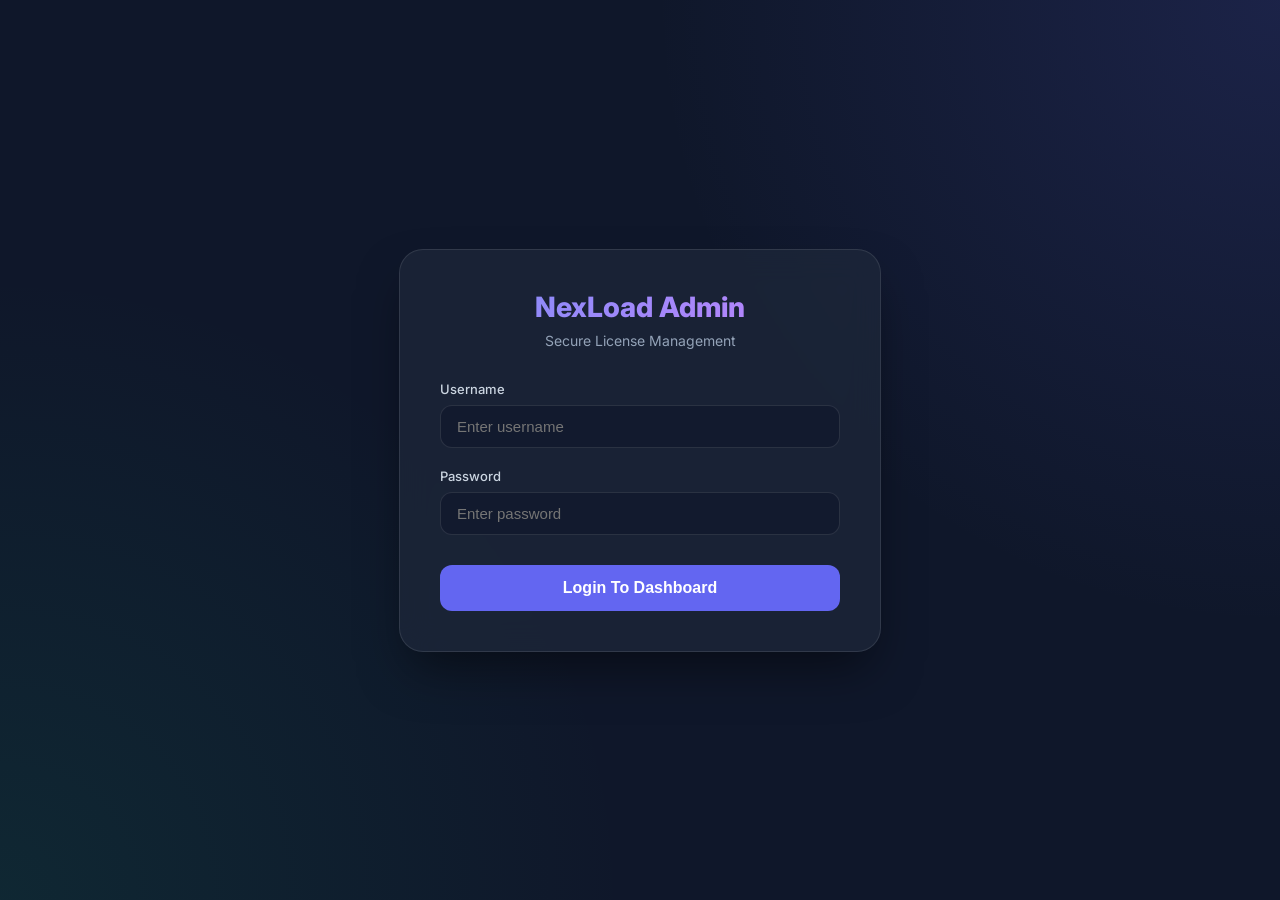
<file: admin_panel/templates/login.html>
<!DOCTYPE html>
<html lang="en">
<head>
    <meta charset="UTF-8">
    <meta name="viewport" content="width=device-width, initial-scale=1.0">
    <title>Admin Login - NexLoad</title>
    <link href="https://fonts.googleapis.com/css2?family=Inter:wght@400;500;600;700&display=swap" rel="stylesheet">
    <style>
        :root {
            --primary: #6366f1;
            --primary-hover: #4f46e5;
            --bg-color: #0f172a;
            --surface: #1e293b;
            --text: #f8fafc;
        }
        body {
            margin: 0;
            padding: 0;
            font-family: 'Inter', sans-serif;
            background-color: var(--bg-color);
            background-image: radial-gradient(circle at top right, rgba(99, 102, 241, 0.15), transparent 40%),
                              radial-gradient(circle at bottom left, rgba(16, 185, 129, 0.1), transparent 40%);
            color: var(--text);
            display: flex;
            align-items: center;
            justify-content: center;
            min-height: 100vh;
        }
        .login-box {
            background: rgba(30, 41, 59, 0.7);
            backdrop-filter: blur(16px);
            padding: 40px;
            border-radius: 24px;
            border: 1px solid rgba(255, 255, 255, 0.1);
            width: 100%;
            max-width: 400px;
            box-shadow: 0 25px 50px -12px rgba(0, 0, 0, 0.5);
            text-align: center;
        }
        .logo {
            font-size: 28px;
            font-weight: 800;
            margin-bottom: 8px;
            background: linear-gradient(135deg, #818cf8, #c084fc);
            -webkit-background-clip: text;
            -webkit-text-fill-color: transparent;
        }
        .subtitle {
            color: #94a3b8;
            font-size: 14px;
            margin-bottom: 32px;
        }
        .input-group {
            margin-bottom: 20px;
            text-align: left;
        }
        .input-group label {
            display: block;
            margin-bottom: 8px;
            font-size: 13px;
            font-weight: 500;
            color: #cbd5e1;
        }
        .input-group input {
            width: 100%;
            padding: 12px 16px;
            background: rgba(15, 23, 42, 0.6);
            border: 1px solid rgba(255, 255, 255, 0.1);
            border-radius: 12px;
            color: #f8fafc;
            font-size: 15px;
            outline: none;
            transition: all 0.2s;
            box-sizing: border-box;
        }
        .input-group input:focus {
            border-color: var(--primary);
            box-shadow: 0 0 0 3px rgba(99, 102, 241, 0.2);
        }
        button {
            width: 100%;
            padding: 14px;
            background: var(--primary);
            color: white;
            border: none;
            border-radius: 12px;
            font-size: 16px;
            font-weight: 600;
            cursor: pointer;
            transition: all 0.2s;
            margin-top: 10px;
        }
        button:hover {
            background: var(--primary-hover);
            transform: translateY(-1px);
        }
        .error-msg {
            color: #ef4444;
            font-size: 13px;
            margin-top: 15px;
            display: none;
        }
        button:disabled { opacity: .65; cursor: wait; transform: none; }
        @media (max-width: 520px) {
            .login-box { width: calc(100% - 32px); padding: 28px 20px; box-sizing: border-box; }
        }
    </style>
</head>
<body>

    <div class="login-box">
        <div class="logo">NexLoad Admin</div>
        <div class="subtitle">Secure License Management</div>
        
        <form id="loginForm">
            <div class="input-group">
                <label>Username</label>
                <input type="text" id="username" required placeholder="Enter username">
            </div>
            <div class="input-group">
                <label>Password</label>
                <input type="password" id="password" required placeholder="Enter password">
            </div>
            <button type="submit" id="submitBtn">Login To Dashboard</button>
            <div class="error-msg" id="errorMsg"></div>
        </form>
    </div>

    <script>
        document.getElementById('loginForm').addEventListener('submit', async (e) => {
            e.preventDefault();
            const btn = document.getElementById('submitBtn');
            const err = document.getElementById('errorMsg');
            
            btn.disabled = true;
            btn.textContent = 'Verifying...';
            err.style.display = 'none';

            try {
                const res = await fetch('/login', {
                    method: 'POST',
                    headers: {'Content-Type': 'application/json'},
                    body: JSON.stringify({
                        username: document.getElementById('username').value,
                        password: document.getElementById('password').value
                    })
                });
                const data = await res.json();
                if (res.ok && data.success) {
                    window.location.href = '/dashboard';
                } else {
                    err.textContent = data.message || 'Incorrect credentials';
                    err.style.display = 'block';
                }
            } catch (error) {
                err.textContent = 'Connection error';
                err.style.display = 'block';
            } finally {
                btn.disabled = false;
                btn.textContent = 'Login To Dashboard';
            }
        });
    </script>
</body>
</html>
</file>
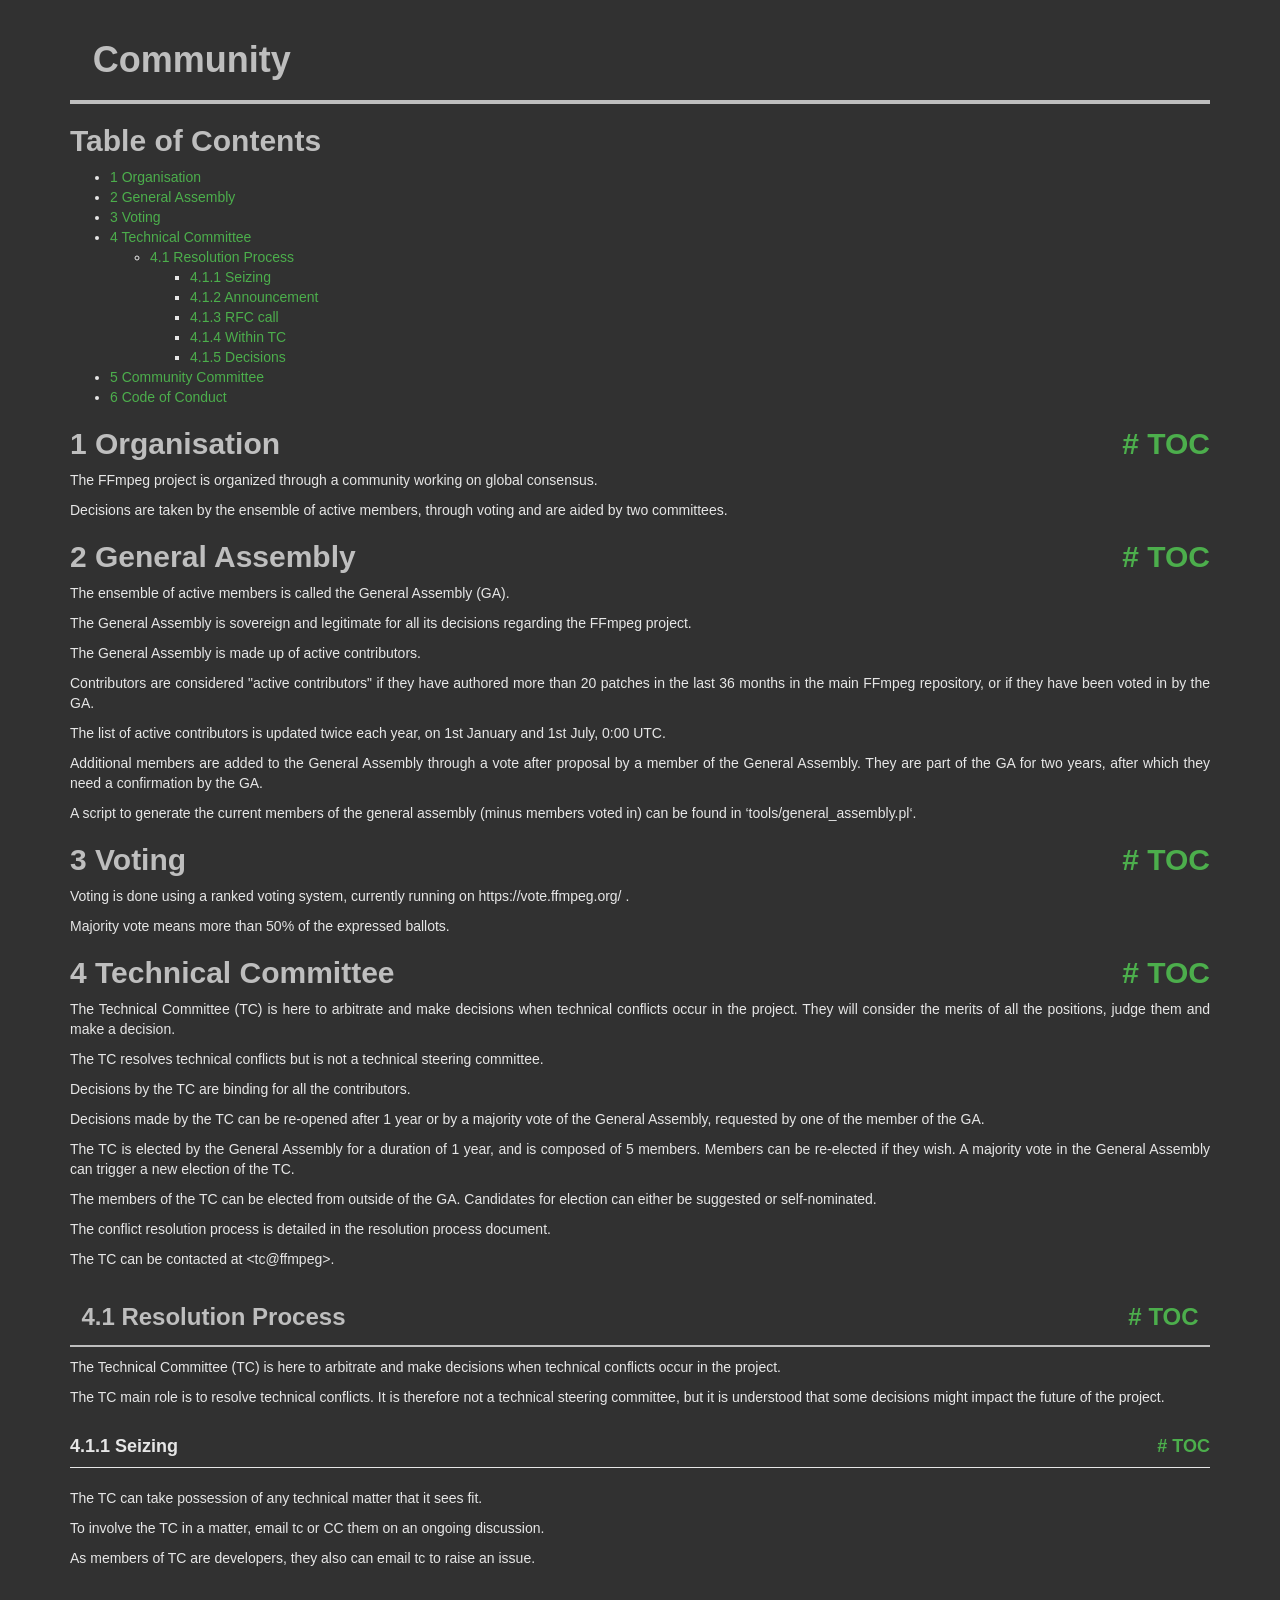
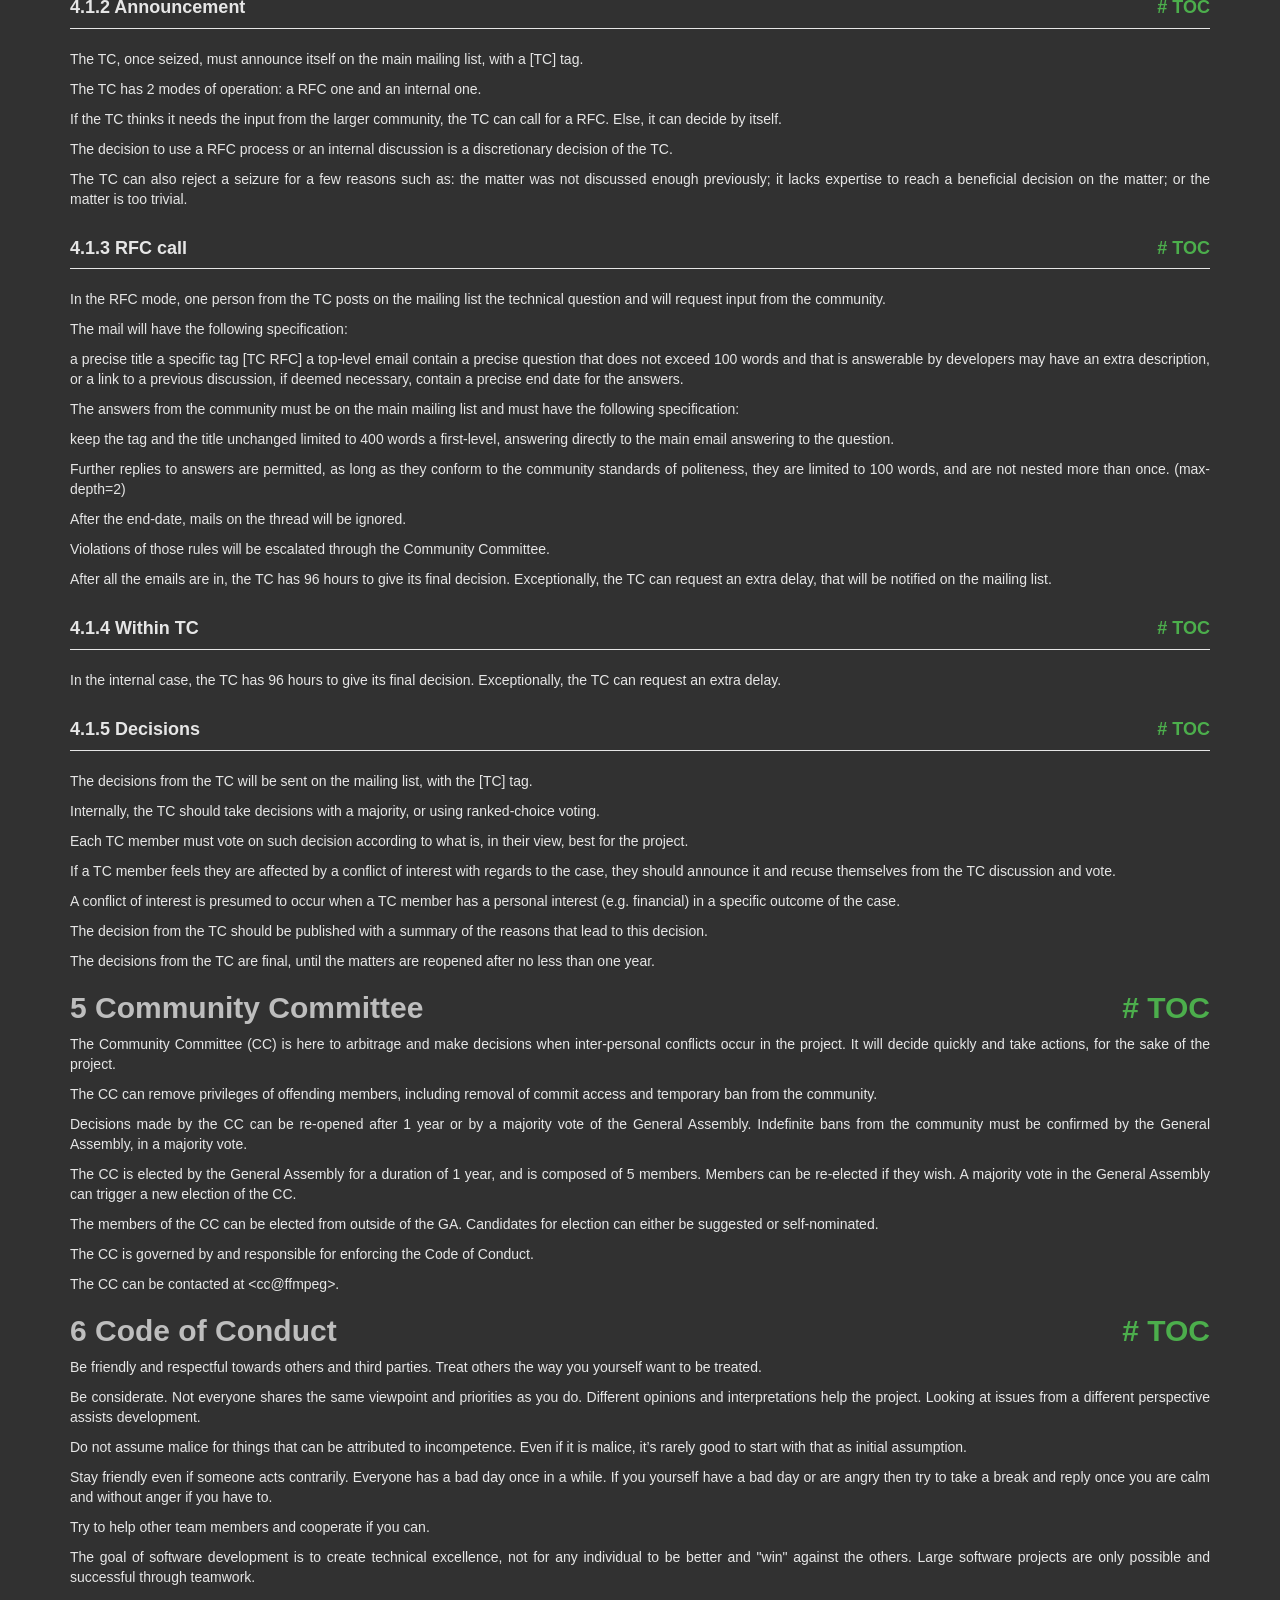
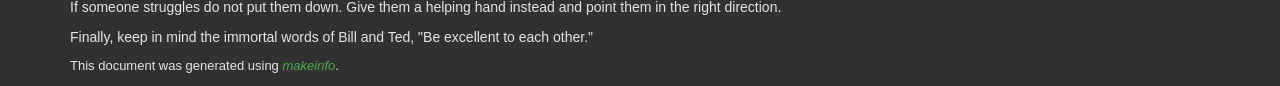
<file: ffmpeg/doc/community.html>
<!DOCTYPE html PUBLIC "-//W3C//DTD HTML 4.01 Transitional//EN" "http://www.w3.org/TR/html4/loose.dtd">
<html>
<!-- Created by GNU Texinfo 7.2, https://www.gnu.org/software/texinfo/ -->
  <head>
    <meta charset="utf-8">
    <title>
      Community
    </title>
    <meta name="viewport" content="width=device-width,initial-scale=1.0">
    <link rel="stylesheet" type="text/css" href="bootstrap.min.css">
    <link rel="stylesheet" type="text/css" href="style.min.css">
  </head>
  <body>
    <div class="container">
      <h1>
      Community
      </h1>


<a name="SEC_Top"></a>

<div class="region-contents" id="SEC_Contents">
<h2 class="contents-heading">Table of Contents</h2>

<div class="contents">

<ul class="toc-numbered-mark">
  <li><a id="toc-Organisation" href="#Organisation-1">1 Organisation</a></li>
  <li><a id="toc-General-Assembly" href="#General-Assembly-1">2 General Assembly</a></li>
  <li><a id="toc-Voting" href="#Voting-1">3 Voting</a></li>
  <li><a id="toc-Technical-Committee" href="#Technical-Committee-1">4 Technical Committee</a>
  <ul class="toc-numbered-mark">
    <li><a id="toc-Resolution-Process" href="#Resolution-Process-1">4.1 Resolution Process</a>
    <ul class="toc-numbered-mark">
      <li><a id="toc-Seizing" href="#Seizing">4.1.1 Seizing</a></li>
      <li><a id="toc-Announcement" href="#Announcement">4.1.2 Announcement</a></li>
      <li><a id="toc-RFC-call" href="#RFC-call">4.1.3 RFC call</a></li>
      <li><a id="toc-Within-TC" href="#Within-TC">4.1.4 Within TC</a></li>
      <li><a id="toc-Decisions" href="#Decisions">4.1.5 Decisions</a></li>
    </ul></li>
  </ul></li>
  <li><a id="toc-Community-Committee" href="#Community-Committee-1">5 Community Committee</a></li>
  <li><a id="toc-Code-of-Conduct" href="#Code-of-Conduct-1">6 Code of Conduct</a></li>
</ul>
</div>
</div>

<a class="anchor" id="Organisation"></a><a name="Organisation-1"></a>
<h2 class="chapter">1 Organisation<span class="pull-right"><a class="anchor hidden-xs" href="#Organisation" aria-hidden="true">#</a> <a class="anchor hidden-xs"href="#toc-Organisation" aria-hidden="true">TOC</a></span></h2>

<p>The FFmpeg project is organized through a community working on global consensus.
</p>
<p>Decisions are taken by the ensemble of active members, through voting and are aided by two committees.
</p>
<a class="anchor" id="General-Assembly"></a><a name="General-Assembly-1"></a>
<h2 class="chapter">2 General Assembly<span class="pull-right"><a class="anchor hidden-xs" href="#General-Assembly" aria-hidden="true">#</a> <a class="anchor hidden-xs"href="#toc-General-Assembly" aria-hidden="true">TOC</a></span></h2>

<p>The ensemble of active members is called the General Assembly (GA).
</p>
<p>The General Assembly is sovereign and legitimate for all its decisions regarding the FFmpeg project.
</p>
<p>The General Assembly is made up of active contributors.
</p>
<p>Contributors are considered &quot;active contributors&quot; if they have authored more than 20 patches in the last 36 months in the main FFmpeg repository, or if they have been voted in by the GA.
</p>
<p>The list of active contributors is updated twice each year, on 1st January and 1st July, 0:00 UTC.
</p>
<p>Additional members are added to the General Assembly through a vote after proposal by a member of the General Assembly. They are part of the GA for two years, after which they need a confirmation by the GA.
</p>
<p>A script to generate the current members of the general assembly (minus members voted in) can be found in &lsquo;tools/general_assembly.pl&lsquo;.
</p>
<a class="anchor" id="Voting"></a><a name="Voting-1"></a>
<h2 class="chapter">3 Voting<span class="pull-right"><a class="anchor hidden-xs" href="#Voting" aria-hidden="true">#</a> <a class="anchor hidden-xs"href="#toc-Voting" aria-hidden="true">TOC</a></span></h2>

<p>Voting is done using a ranked voting system, currently running on https://vote.ffmpeg.org/ .
</p>
<p>Majority vote means more than 50% of the expressed ballots.
</p>
<a class="anchor" id="Technical-Committee"></a><a name="Technical-Committee-1"></a>
<h2 class="chapter">4 Technical Committee<span class="pull-right"><a class="anchor hidden-xs" href="#Technical-Committee" aria-hidden="true">#</a> <a class="anchor hidden-xs"href="#toc-Technical-Committee" aria-hidden="true">TOC</a></span></h2>

<p>The Technical Committee (TC) is here to arbitrate and make decisions when technical conflicts occur in the project. They will consider the merits of all the positions, judge them and make a decision.
</p>
<p>The TC resolves technical conflicts but is not a technical steering committee.
</p>
<p>Decisions by the TC are binding for all the contributors.
</p>
<p>Decisions made by the TC can be re-opened after 1 year or by a majority vote of the General Assembly, requested by one of the member of the GA.
</p>
<p>The TC is elected by the General Assembly for a duration of 1 year, and is composed of 5 members. Members can be re-elected if they wish. A majority vote in the General Assembly can trigger a new election of the TC.
</p>
<p>The members of the TC can be elected from outside of the GA. Candidates for election can either be suggested or self-nominated.
</p>
<p>The conflict resolution process is detailed in the resolution process document.
</p>
<p>The TC can be contacted at &lt;tc@ffmpeg&gt;.
</p>
<a class="anchor" id="Resolution-Process"></a><a name="Resolution-Process-1"></a>
<h3 class="section">4.1 Resolution Process<span class="pull-right"><a class="anchor hidden-xs" href="#Resolution-Process" aria-hidden="true">#</a> <a class="anchor hidden-xs"href="#toc-Resolution-Process" aria-hidden="true">TOC</a></span></h3>

<p>The Technical Committee (TC) is here to arbitrate and make decisions when technical conflicts occur in the project.
</p>
<p>The TC main role is to resolve technical conflicts. It is therefore not a technical steering committee, but it is understood that some decisions might impact the future of the project.
</p>
<a name="Seizing"></a>
<h4 class="subsection">4.1.1 Seizing<span class="pull-right"><a class="anchor hidden-xs" href="#Seizing" aria-hidden="true">#</a> <a class="anchor hidden-xs"href="#toc-Seizing" aria-hidden="true">TOC</a></span></h4>

<p>The TC can take possession of any technical matter that it sees fit.
</p>
<p>To involve the TC in a matter, email tc&nbsp;or CC them on an ongoing discussion.
</p>
<p>As members of TC are developers, they also can email tc&nbsp;to raise an issue.
</p><a name="Announcement"></a>
<h4 class="subsection">4.1.2 Announcement<span class="pull-right"><a class="anchor hidden-xs" href="#Announcement" aria-hidden="true">#</a> <a class="anchor hidden-xs"href="#toc-Announcement" aria-hidden="true">TOC</a></span></h4>

<p>The TC, once seized, must announce itself on the main mailing list, with a [TC] tag.
</p>
<p>The TC has 2 modes of operation: a RFC one and an internal one.
</p>
<p>If the TC thinks it needs the input from the larger community, the TC can call for a RFC. Else, it can decide by itself.
</p>
<p>The decision to use a RFC process or an internal discussion is a discretionary decision of the TC.
</p>
<p>The TC can also reject a seizure for a few reasons such as: the matter was not discussed enough previously; it lacks expertise to reach a beneficial decision on the matter; or the matter is too trivial.
</p><a name="RFC-call"></a>
<h4 class="subsection">4.1.3 RFC call<span class="pull-right"><a class="anchor hidden-xs" href="#RFC-call" aria-hidden="true">#</a> <a class="anchor hidden-xs"href="#toc-RFC-call" aria-hidden="true">TOC</a></span></h4>

<p>In the RFC mode, one person from the TC posts on the mailing list the technical question and will request input from the community.
</p>
<p>The mail will have the following specification:
</p>
<p>a precise title
    a specific tag [TC RFC]
    a top-level email
    contain a precise question that does not exceed 100 words and that is answerable by developers
    may have an extra description, or a link to a previous discussion, if deemed necessary,
    contain a precise end date for the answers.
</p>
<p>The answers from the community must be on the main mailing list and must have the following specification:
</p>
<p>keep the tag and the title unchanged
    limited to 400 words
    a first-level, answering directly to the main email
    answering to the question.
</p>
<p>Further replies to answers are permitted, as long as they conform to the community standards of politeness, they are limited to 100 words, and are not nested more than once. (max-depth=2)
</p>
<p>After the end-date, mails on the thread will be ignored.
</p>
<p>Violations of those rules will be escalated through the Community Committee.
</p>
<p>After all the emails are in, the TC has 96 hours to give its final decision. Exceptionally, the TC can request an extra delay, that will be notified on the mailing list.
</p><a name="Within-TC"></a>
<h4 class="subsection">4.1.4 Within TC<span class="pull-right"><a class="anchor hidden-xs" href="#Within-TC" aria-hidden="true">#</a> <a class="anchor hidden-xs"href="#toc-Within-TC" aria-hidden="true">TOC</a></span></h4>

<p>In the internal case, the TC has 96 hours to give its final decision. Exceptionally, the TC can request an extra delay.
</p><a name="Decisions"></a>
<h4 class="subsection">4.1.5 Decisions<span class="pull-right"><a class="anchor hidden-xs" href="#Decisions" aria-hidden="true">#</a> <a class="anchor hidden-xs"href="#toc-Decisions" aria-hidden="true">TOC</a></span></h4>

<p>The decisions from the TC will be sent on the mailing list, with the [TC] tag.
</p>
<p>Internally, the TC should take decisions with a majority, or using ranked-choice voting.
</p>
<p>Each TC member must vote on such decision according to what is, in their view, best for the project.
</p>
<p>If a TC member feels they are affected by a conflict of interest with regards to the case, they should announce it and recuse themselves from the TC
discussion and vote.
</p>
<p>A conflict of interest is presumed to occur when a TC member has a personal interest (e.g. financial) in a specific outcome of the case.
</p>
<p>The decision from the TC should be published with a summary of the reasons that lead to this decision.
</p>
<p>The decisions from the TC are final, until the matters are reopened after no less than one year.
</p>
<a class="anchor" id="Community-Committee"></a><a name="Community-Committee-1"></a>
<h2 class="chapter">5 Community Committee<span class="pull-right"><a class="anchor hidden-xs" href="#Community-Committee" aria-hidden="true">#</a> <a class="anchor hidden-xs"href="#toc-Community-Committee" aria-hidden="true">TOC</a></span></h2>

<p>The Community Committee (CC) is here to arbitrage and make decisions when inter-personal conflicts occur in the project. It will decide quickly and take actions, for the sake of the project.
</p>
<p>The CC can remove privileges of offending members, including removal of commit access and temporary ban from the community.
</p>
<p>Decisions made by the CC can be re-opened after 1 year or by a majority vote of the General Assembly. Indefinite bans from the community must be confirmed by the General Assembly, in a majority vote.
</p>
<p>The CC is elected by the General Assembly for a duration of 1 year, and is composed of 5 members. Members can be re-elected if they wish. A majority vote in the General Assembly can trigger a new election of the CC.
</p>
<p>The members of the CC can be elected from outside of the GA. Candidates for election can either be suggested or self-nominated.
</p>
<p>The CC is governed by and responsible for enforcing the Code of Conduct.
</p>
<p>The CC can be contacted at &lt;cc@ffmpeg&gt;.
</p>
<a class="anchor" id="Code-of-Conduct"></a><a name="Code-of-Conduct-1"></a>
<h2 class="chapter">6 Code of Conduct<span class="pull-right"><a class="anchor hidden-xs" href="#Code-of-Conduct" aria-hidden="true">#</a> <a class="anchor hidden-xs"href="#toc-Code-of-Conduct" aria-hidden="true">TOC</a></span></h2>

<p>Be friendly and respectful towards others and third parties.
Treat others the way you yourself want to be treated.
</p>
<p>Be considerate. Not everyone shares the same viewpoint and priorities as you do.
Different opinions and interpretations help the project.
Looking at issues from a different perspective assists development.
</p>
<p>Do not assume malice for things that can be attributed to incompetence. Even if
it is malice, it&rsquo;s rarely good to start with that as initial assumption.
</p>
<p>Stay friendly even if someone acts contrarily. Everyone has a bad day
once in a while.
If you yourself have a bad day or are angry then try to take a break and reply
once you are calm and without anger if you have to.
</p>
<p>Try to help other team members and cooperate if you can.
</p>
<p>The goal of software development is to create technical excellence, not for any
individual to be better and &quot;win&quot; against the others. Large software projects
are only possible and successful through teamwork.
</p>
<p>If someone struggles do not put them down. Give them a helping hand
instead and point them in the right direction.
</p>
<p>Finally, keep in mind the immortal words of Bill and Ted,
&quot;Be excellent to each other.&quot;
</p>
      <p style="font-size: small;">
        This document was generated using <a class="uref" href="https://www.gnu.org/software/texinfo/"><em class="emph">makeinfo</em></a>.
      </p>
    </div>
  </body>
</html>
</file>
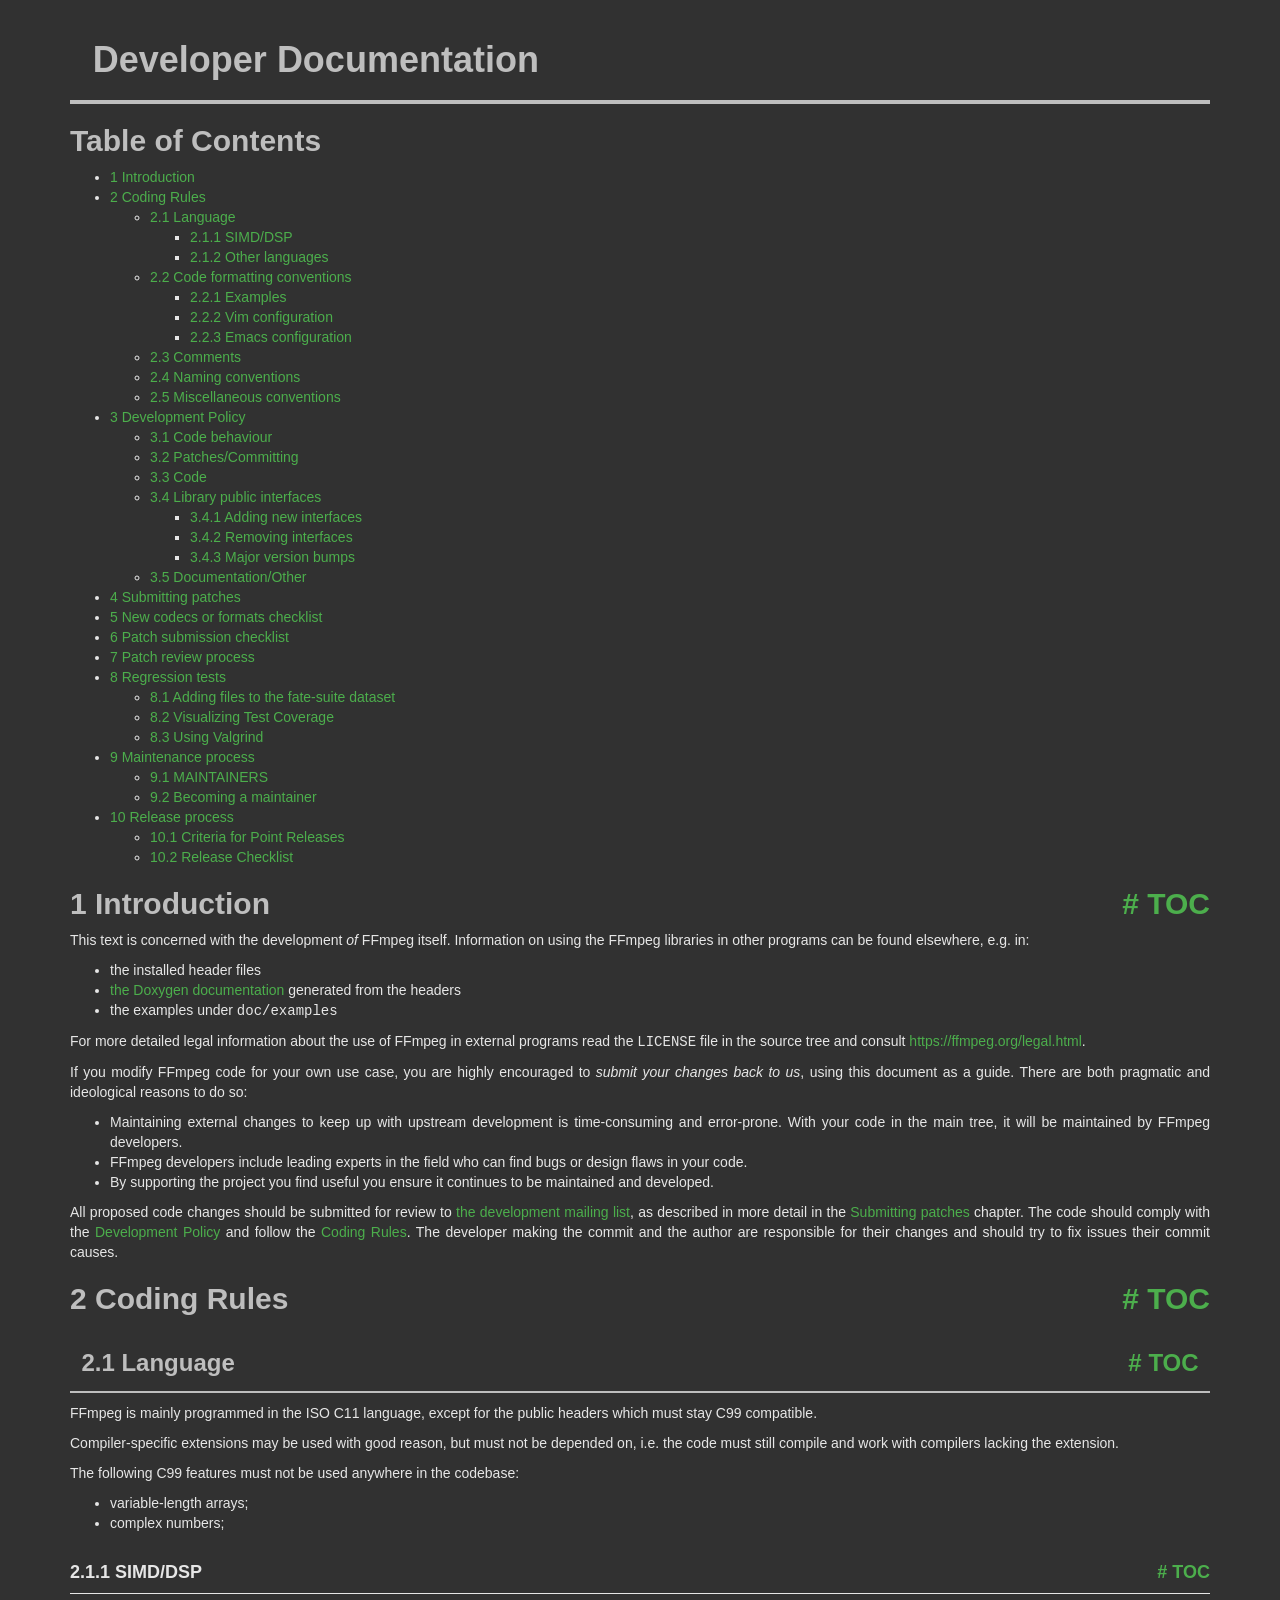
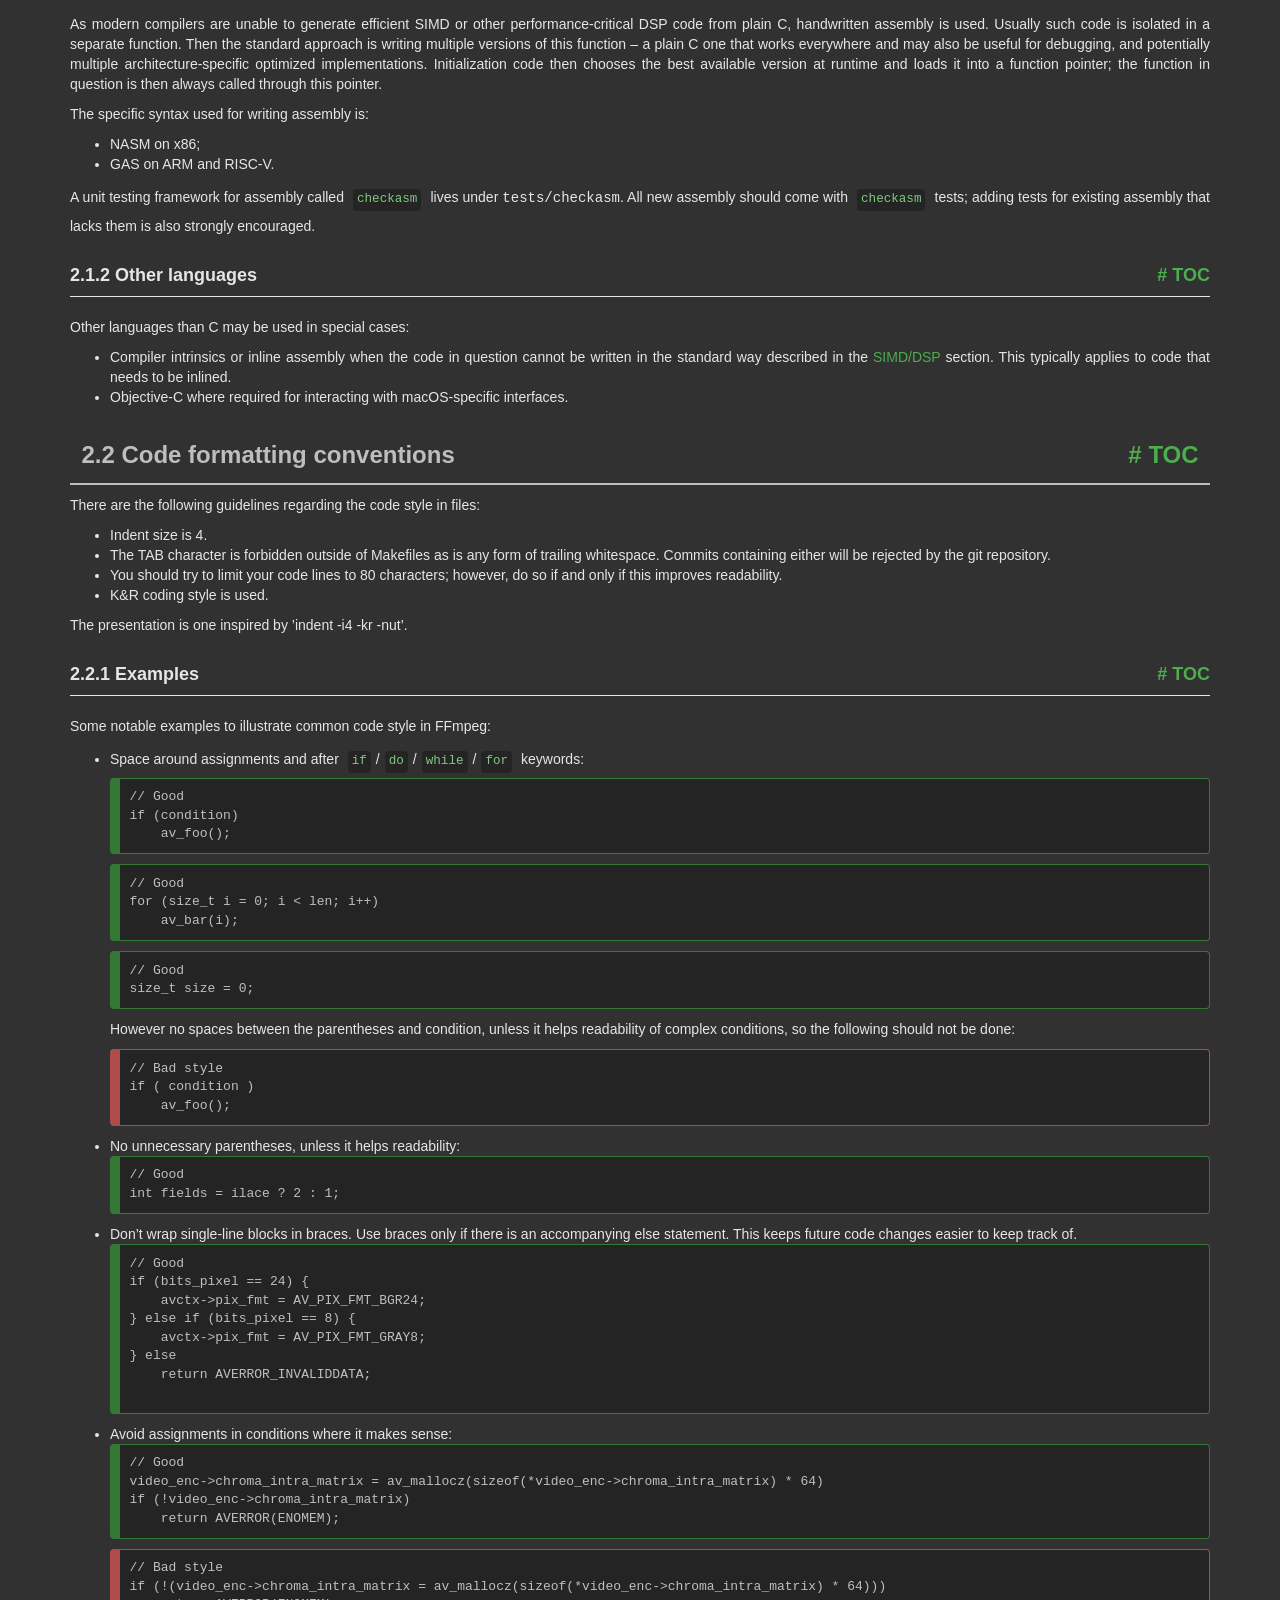
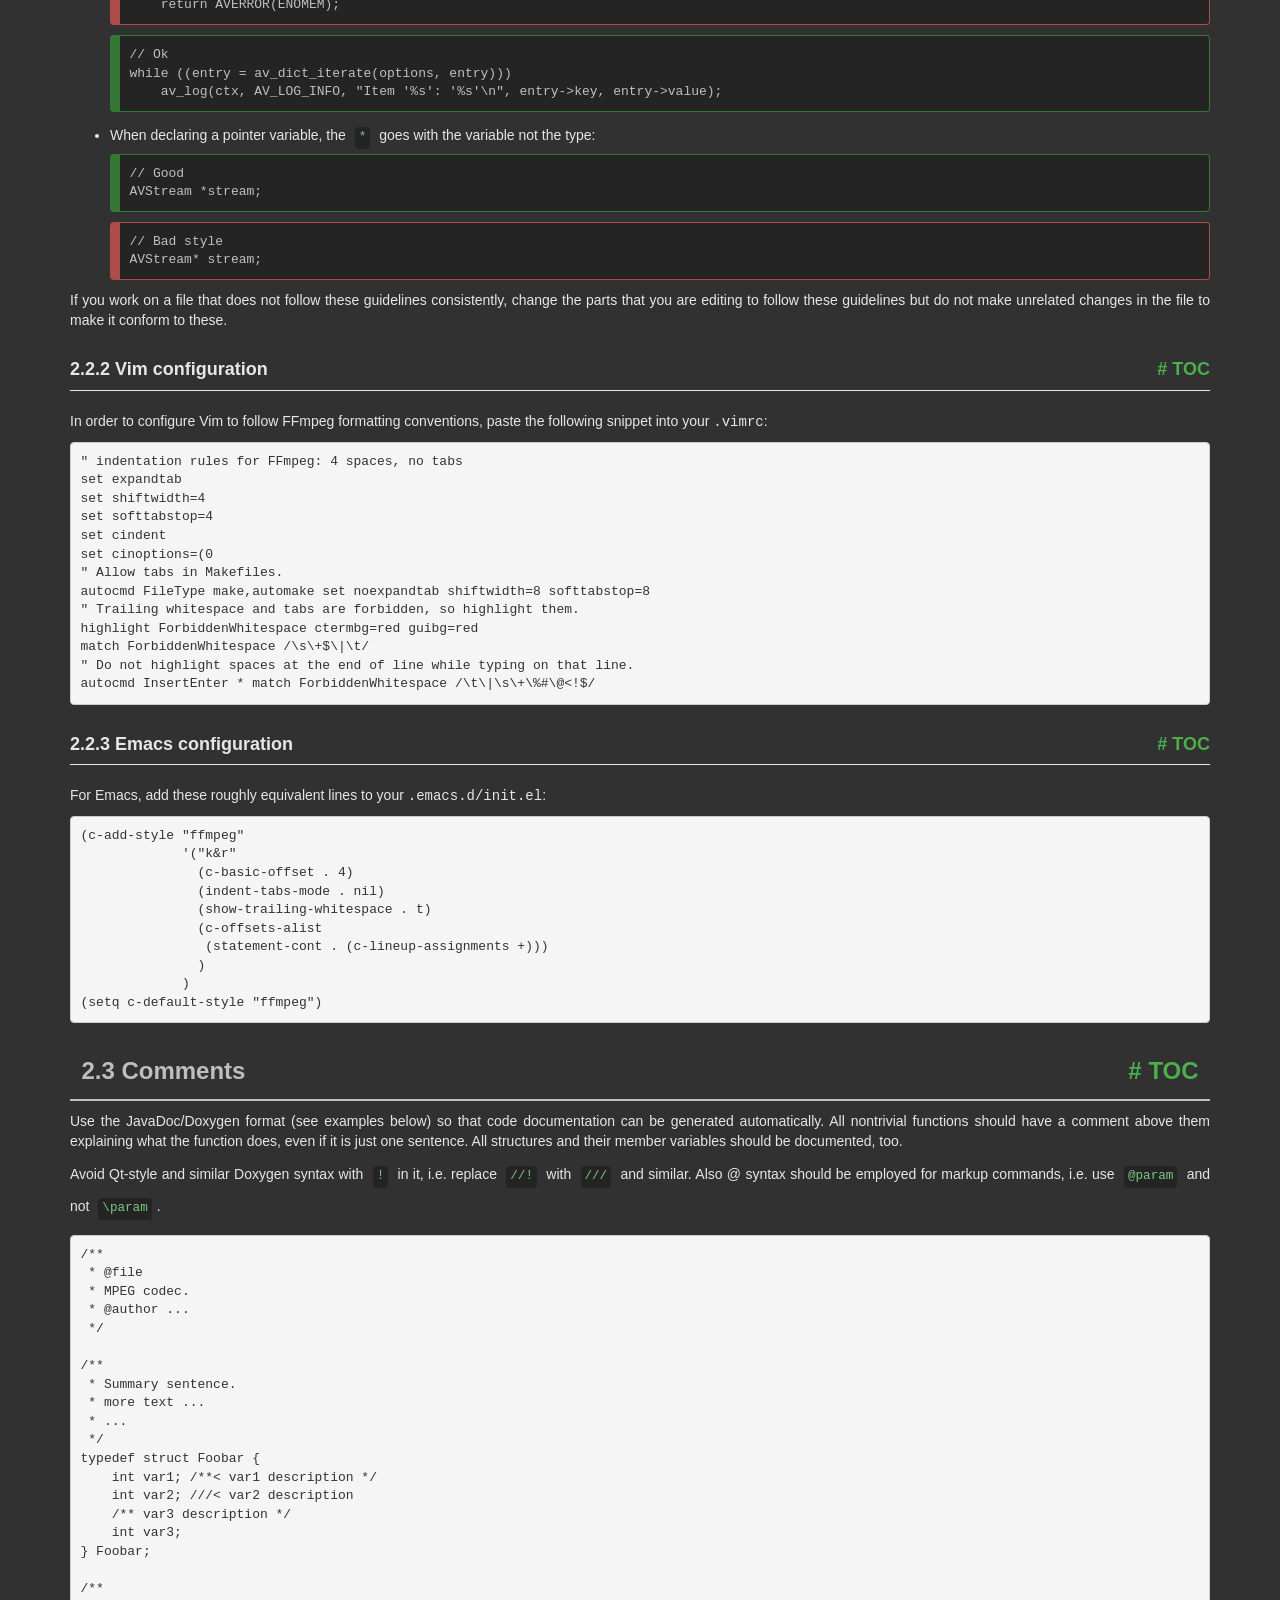
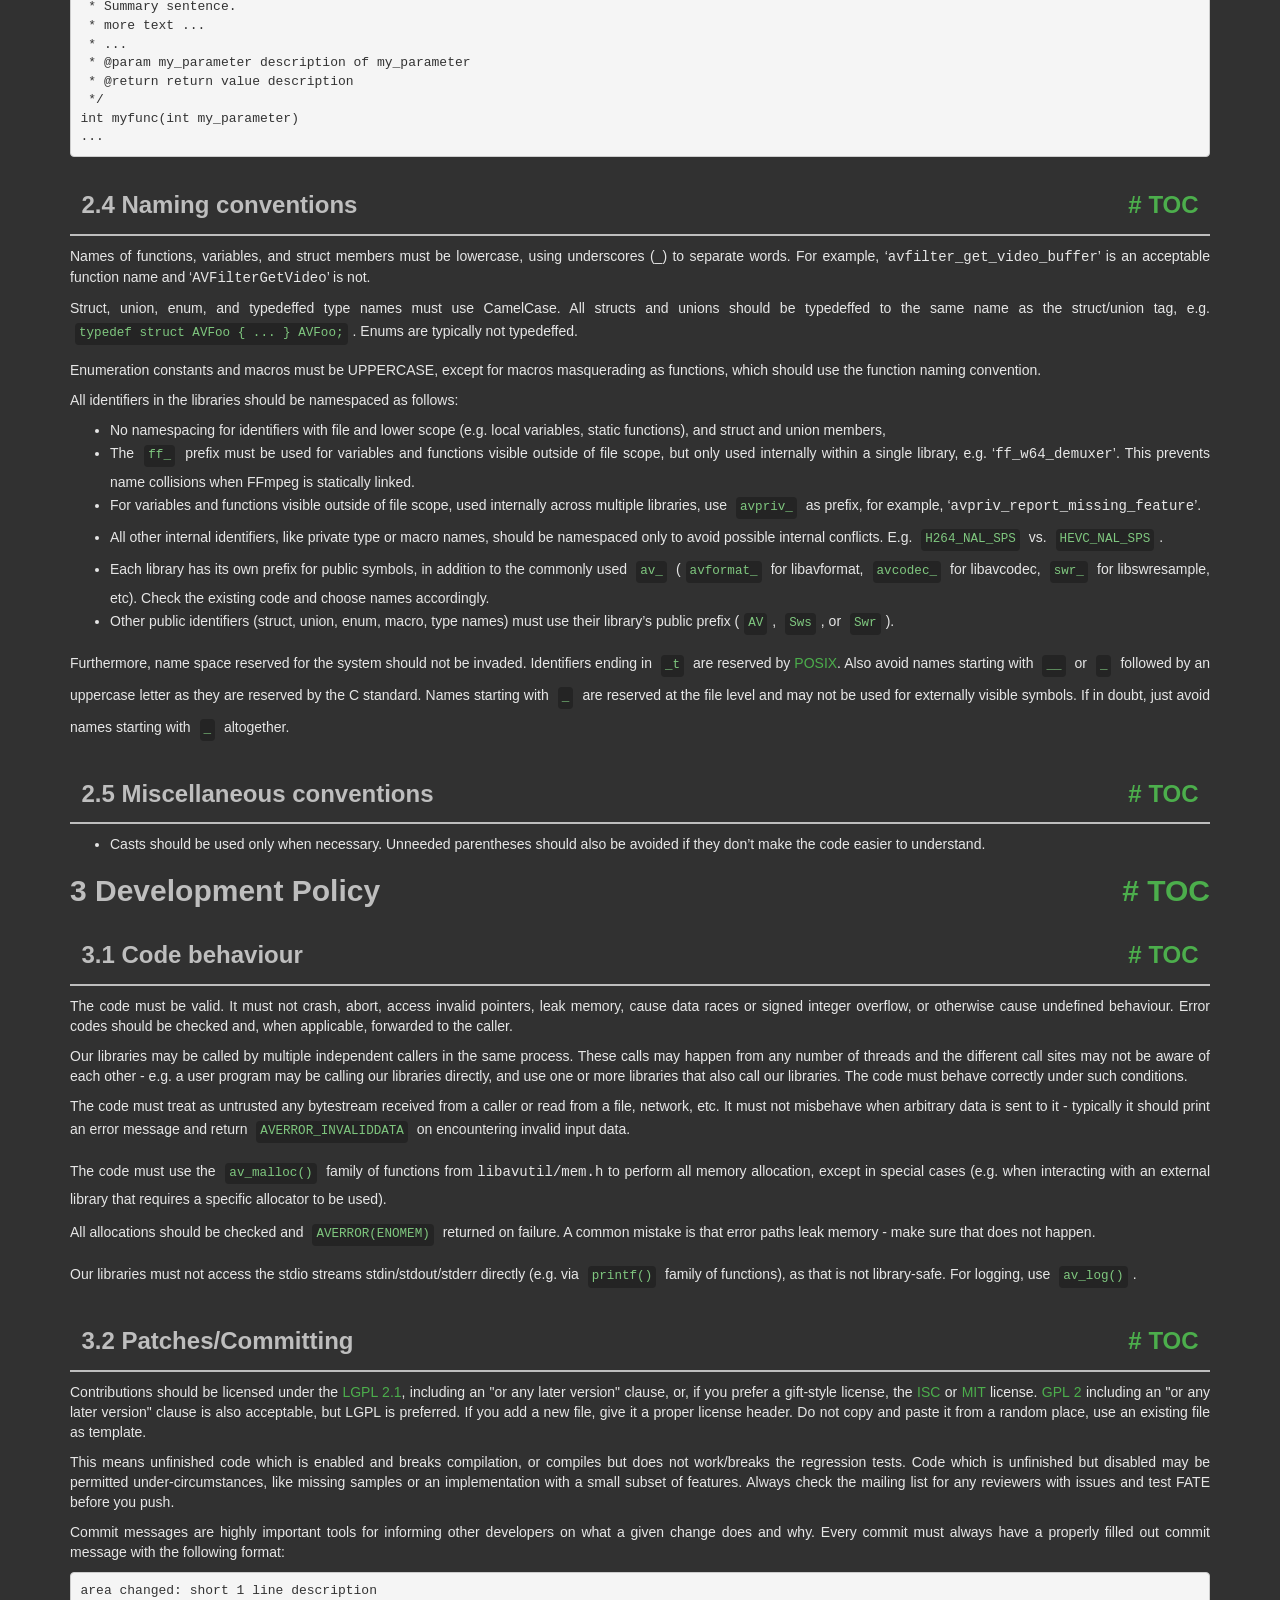
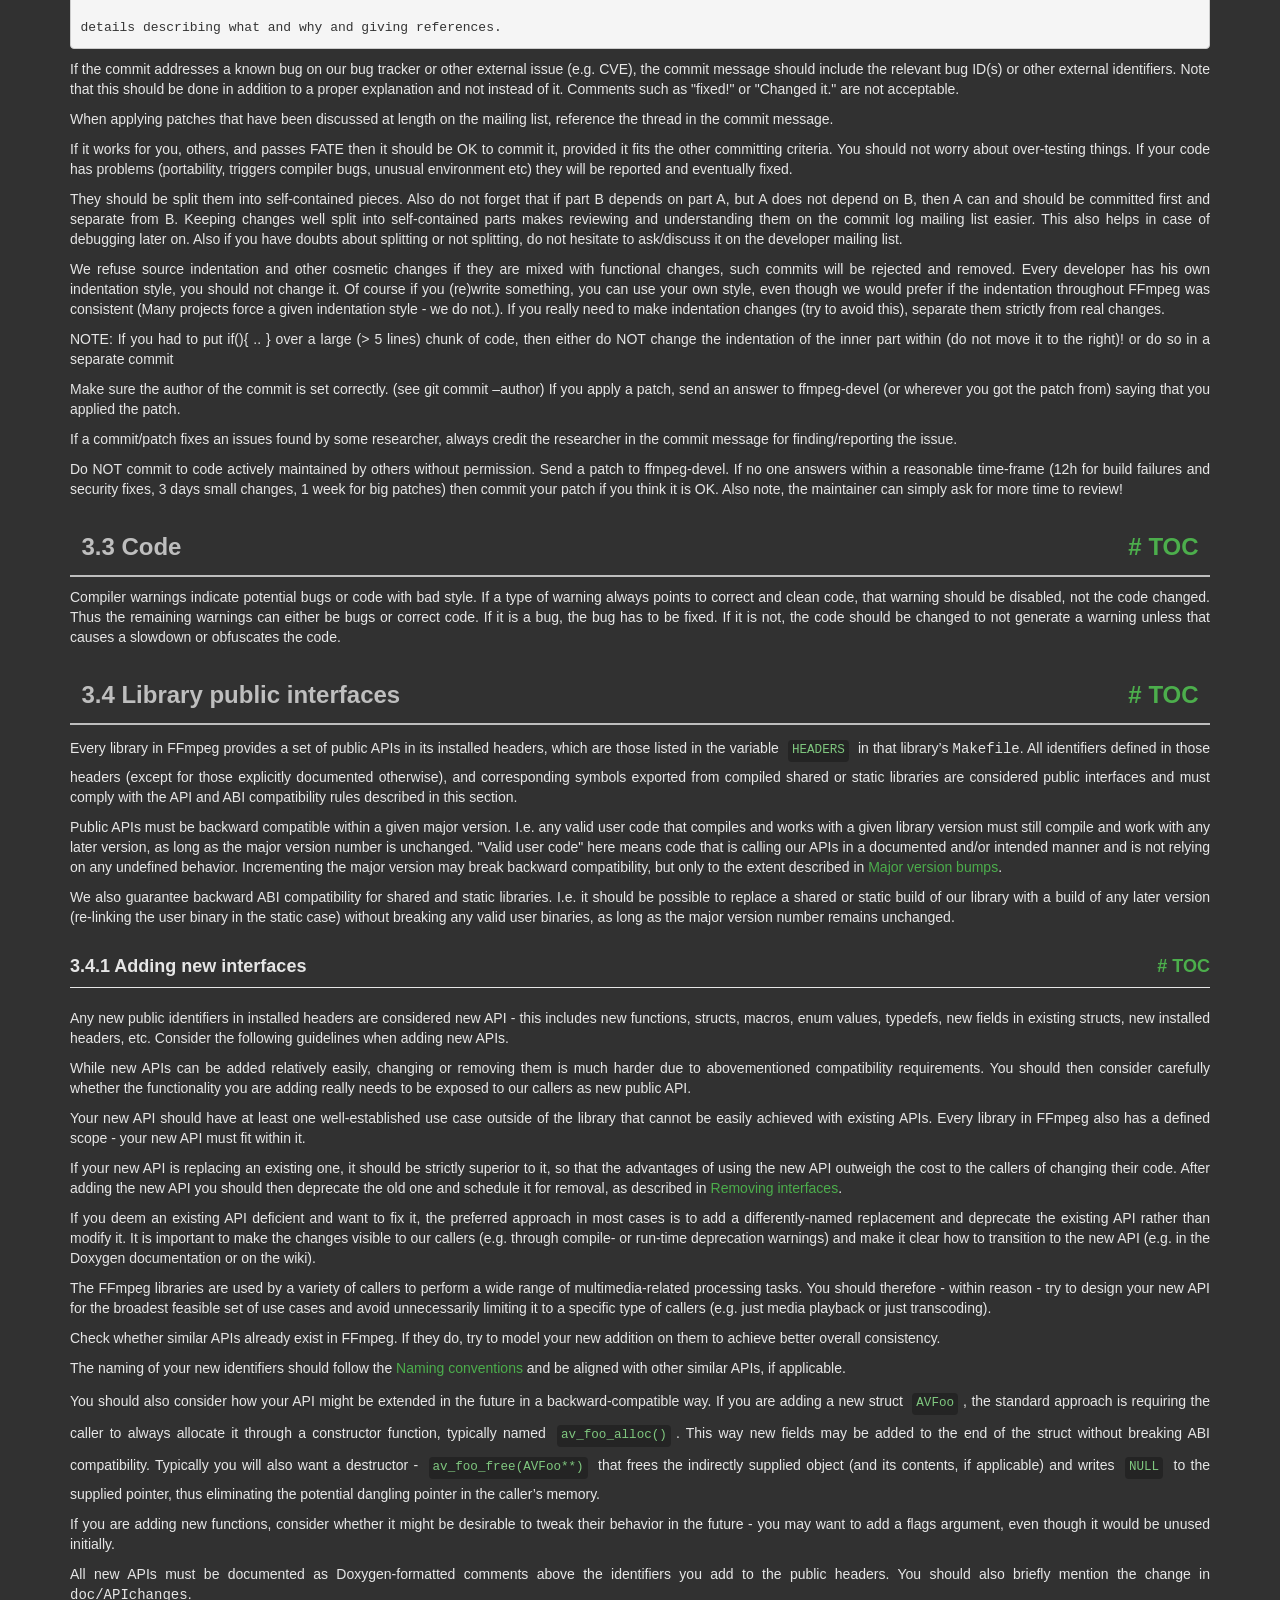
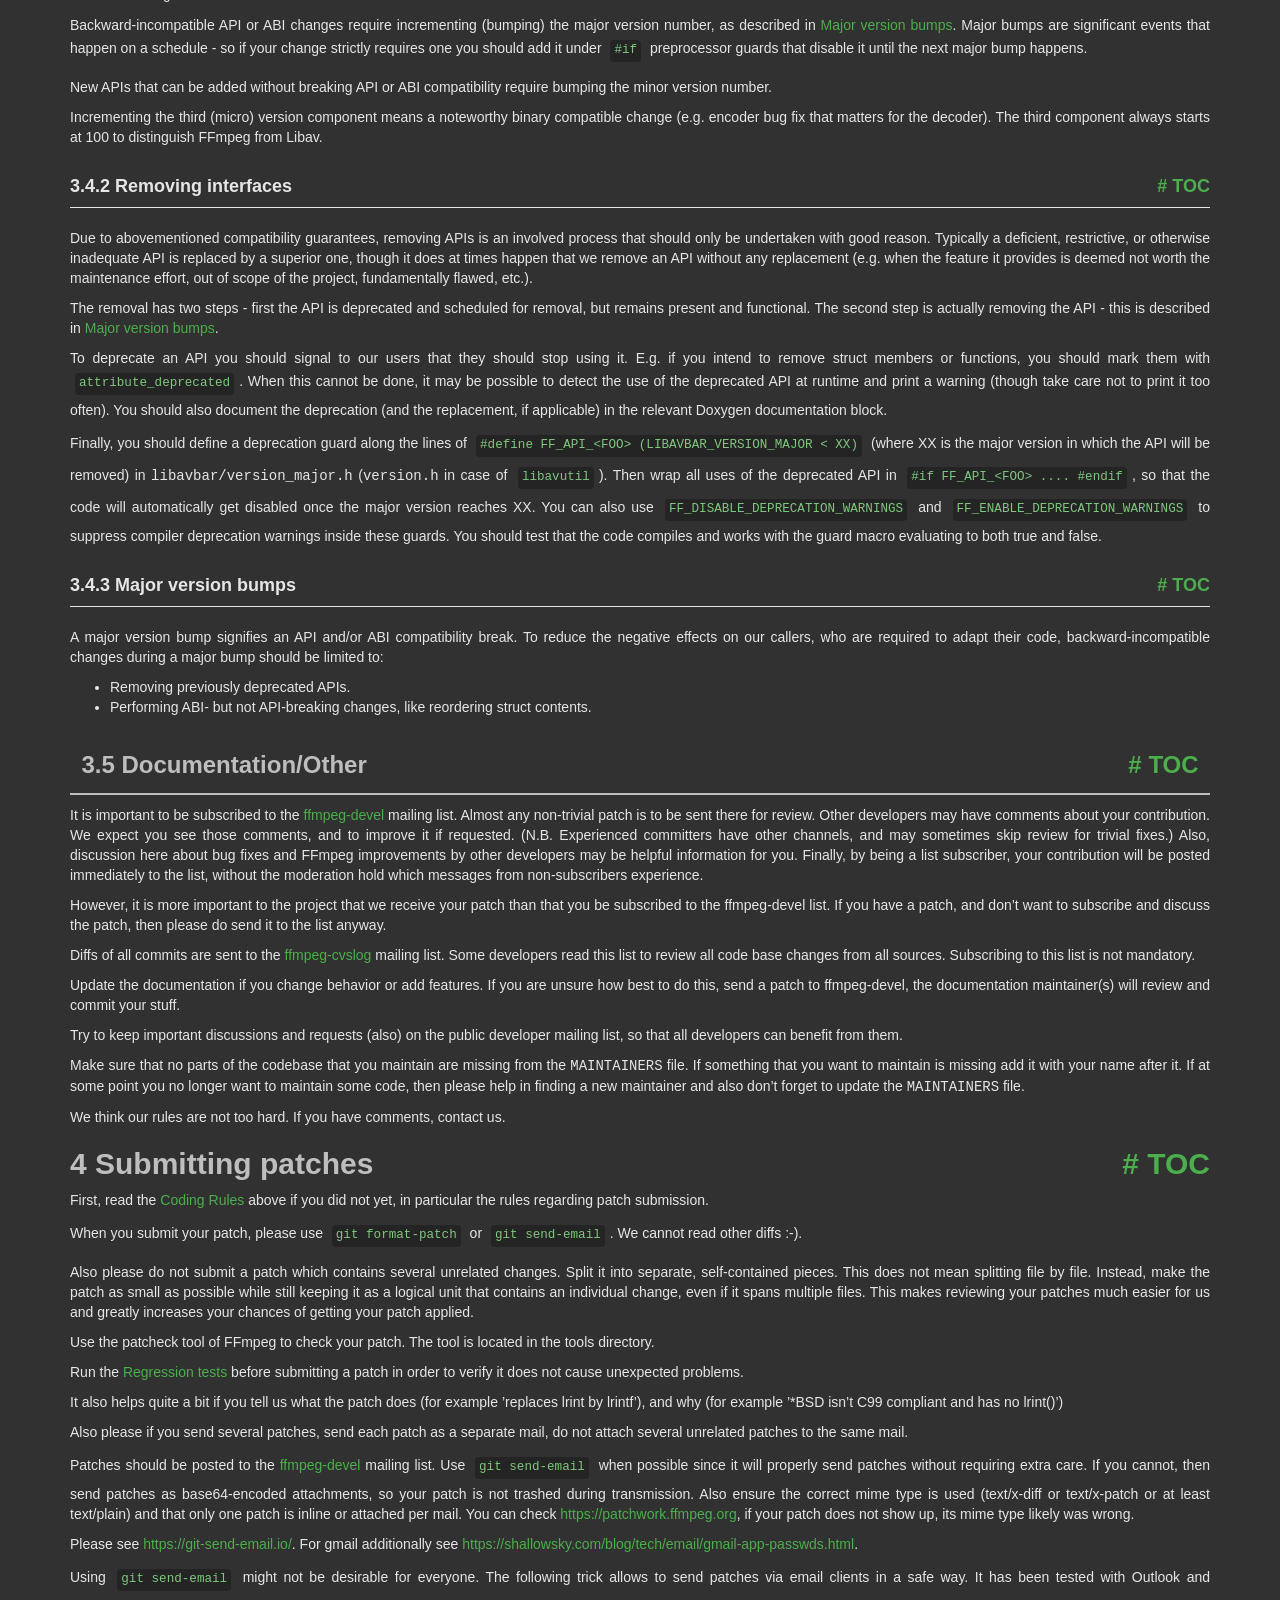
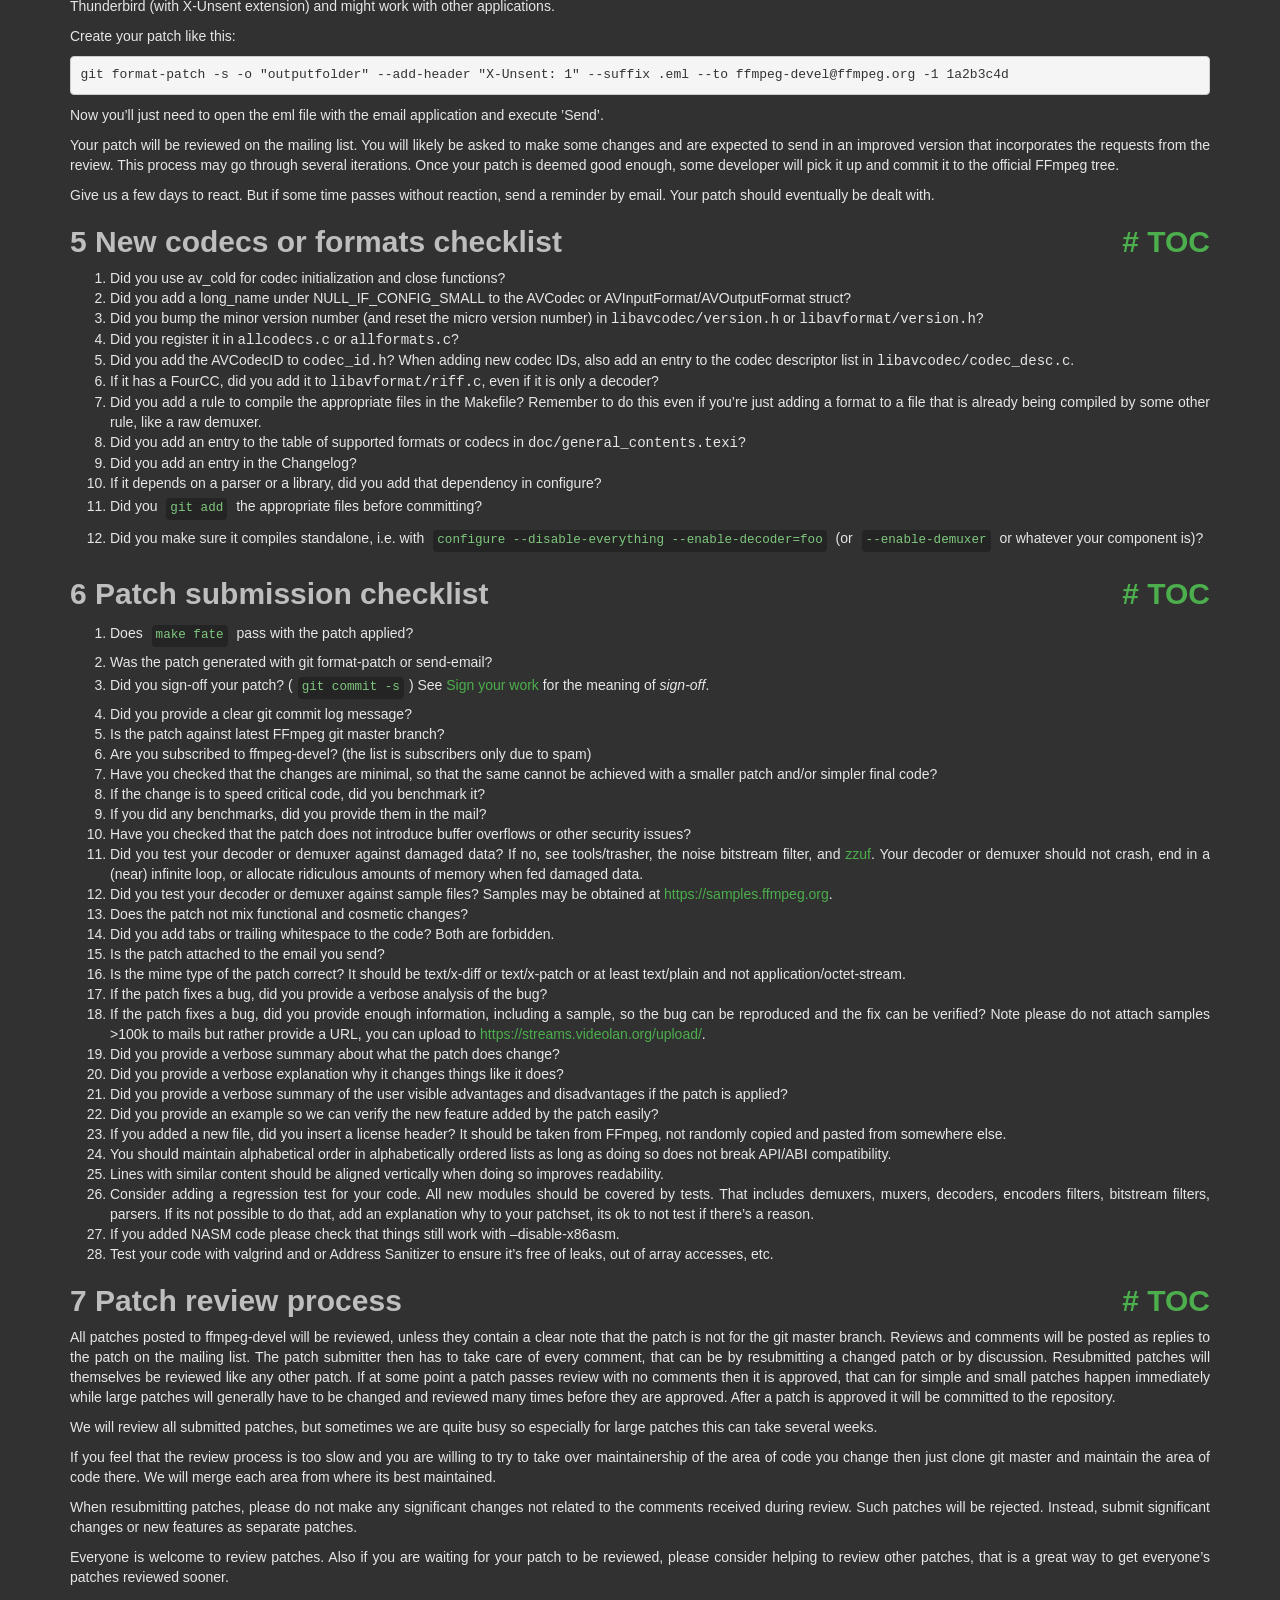
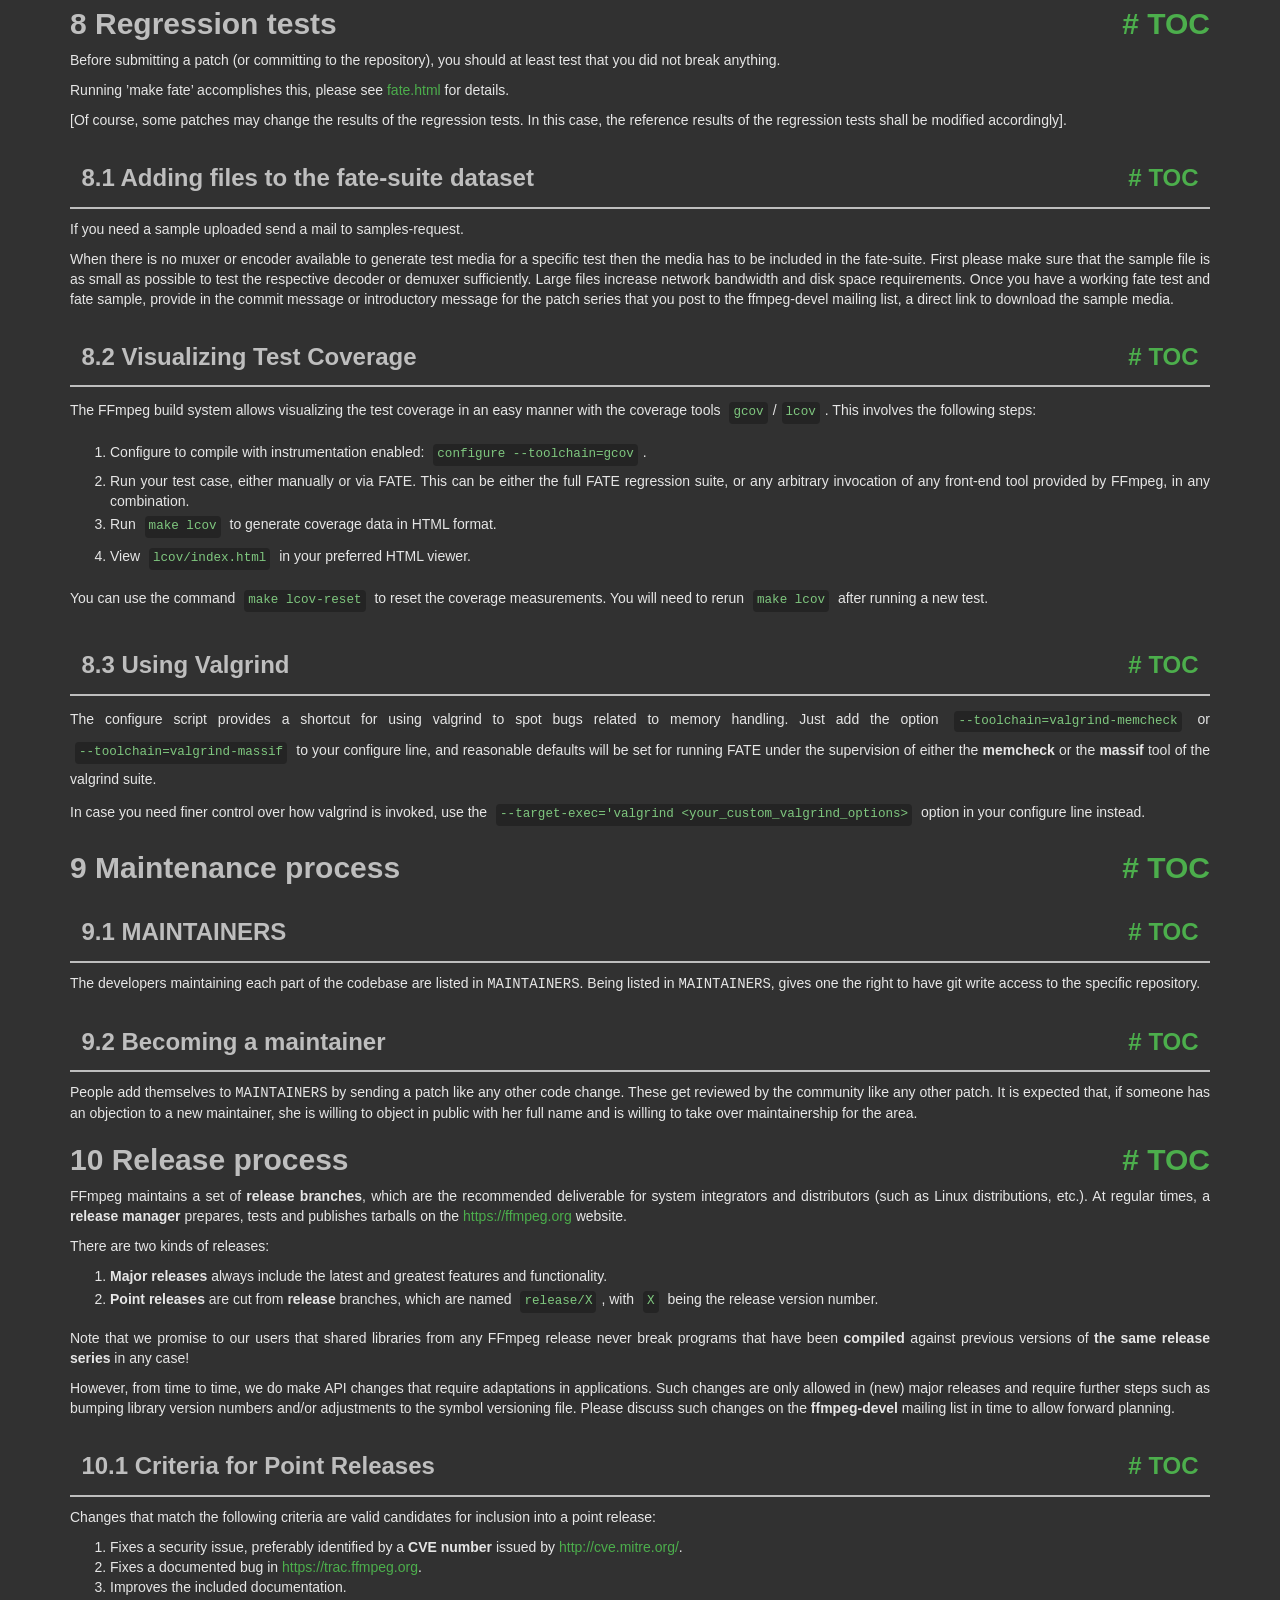
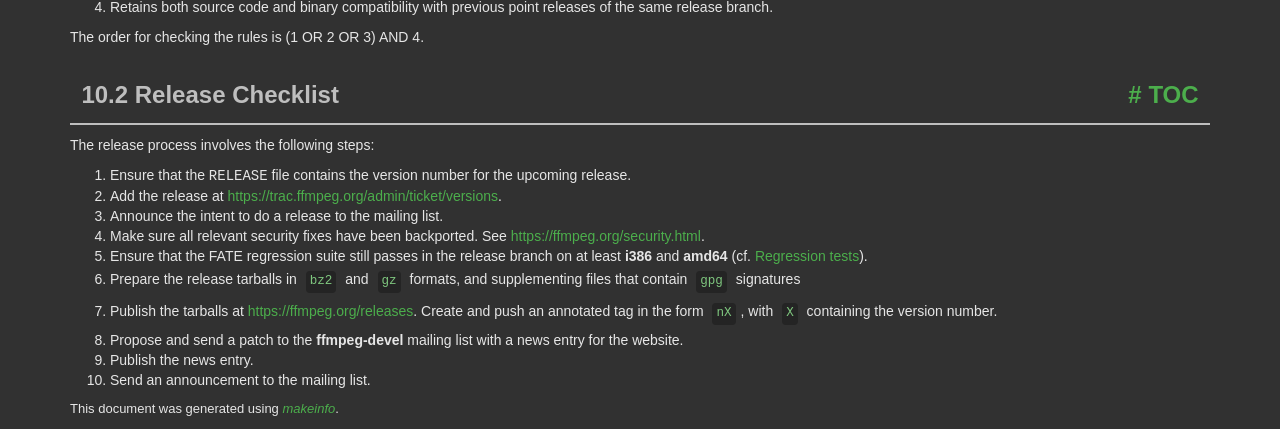
<file: ffmpeg/doc/developer.html>
<!DOCTYPE html PUBLIC "-//W3C//DTD HTML 4.01 Transitional//EN" "http://www.w3.org/TR/html4/loose.dtd">
<html>
<!-- Created by GNU Texinfo 7.2, https://www.gnu.org/software/texinfo/ -->
  <head>
    <meta charset="utf-8">
    <title>
      Developer Documentation
    </title>
    <meta name="viewport" content="width=device-width,initial-scale=1.0">
    <link rel="stylesheet" type="text/css" href="bootstrap.min.css">
    <link rel="stylesheet" type="text/css" href="style.min.css">
  </head>
  <body>
    <div class="container">
      <h1>
      Developer Documentation
      </h1>


<a name="SEC_Top"></a>

<div class="region-contents" id="SEC_Contents">
<h2 class="contents-heading">Table of Contents</h2>

<div class="contents">

<ul class="toc-numbered-mark">
  <li><a id="toc-Introduction" href="#Introduction">1 Introduction</a></li>
  <li><a id="toc-Coding-Rules" href="#Coding-Rules-1">2 Coding Rules</a>
  <ul class="toc-numbered-mark">
    <li><a id="toc-Language" href="#Language">2.1 Language</a>
    <ul class="toc-numbered-mark">
      <li><a id="toc-SIMD_002fDSP" href="#SIMD_002fDSP-1">2.1.1 SIMD/DSP</a></li>
      <li><a id="toc-Other-languages" href="#Other-languages">2.1.2 Other languages</a></li>
    </ul></li>
    <li><a id="toc-Code-formatting-conventions" href="#Code-formatting-conventions">2.2 Code formatting conventions</a>
    <ul class="toc-numbered-mark">
      <li><a id="toc-Examples" href="#Examples">2.2.1 Examples</a></li>
      <li><a id="toc-Vim-configuration" href="#Vim-configuration">2.2.2 Vim configuration</a></li>
      <li><a id="toc-Emacs-configuration" href="#Emacs-configuration">2.2.3 Emacs configuration</a></li>
    </ul></li>
    <li><a id="toc-Comments" href="#Comments">2.3 Comments</a></li>
    <li><a id="toc-Naming-conventions" href="#Naming-conventions-1">2.4 Naming conventions</a></li>
    <li><a id="toc-Miscellaneous-conventions" href="#Miscellaneous-conventions">2.5 Miscellaneous conventions</a></li>
  </ul></li>
  <li><a id="toc-Development-Policy" href="#Development-Policy-1">3 Development Policy</a>
  <ul class="toc-numbered-mark">
    <li><a id="toc-Code-behaviour" href="#Code-behaviour">3.1 Code behaviour</a></li>
    <li><a id="toc-Patches_002fCommitting" href="#Patches_002fCommitting">3.2 Patches/Committing</a></li>
    <li><a id="toc-Code" href="#Code">3.3 Code</a></li>
    <li><a id="toc-Library-public-interfaces" href="#Library-public-interfaces">3.4 Library public interfaces</a>
    <ul class="toc-numbered-mark">
      <li><a id="toc-Adding-new-interfaces" href="#Adding-new-interfaces">3.4.1 Adding new interfaces</a></li>
      <li><a id="toc-Removing-interfaces" href="#Removing-interfaces-1">3.4.2 Removing interfaces</a></li>
      <li><a id="toc-Major-version-bumps" href="#Major-version-bumps-1">3.4.3 Major version bumps</a></li>
    </ul></li>
    <li><a id="toc-Documentation_002fOther" href="#Documentation_002fOther">3.5 Documentation/Other</a></li>
  </ul></li>
  <li><a id="toc-Submitting-patches" href="#Submitting-patches-1">4 Submitting patches</a></li>
  <li><a id="toc-New-codecs-or-formats-checklist" href="#New-codecs-or-formats-checklist">5 New codecs or formats checklist</a></li>
  <li><a id="toc-Patch-submission-checklist" href="#Patch-submission-checklist">6 Patch submission checklist</a></li>
  <li><a id="toc-Patch-review-process" href="#Patch-review-process">7 Patch review process</a></li>
  <li><a id="toc-Regression-tests" href="#Regression-tests-1">8 Regression tests</a>
  <ul class="toc-numbered-mark">
    <li><a id="toc-Adding-files-to-the-fate_002dsuite-dataset" href="#Adding-files-to-the-fate_002dsuite-dataset">8.1 Adding files to the fate-suite dataset</a></li>
    <li><a id="toc-Visualizing-Test-Coverage" href="#Visualizing-Test-Coverage">8.2 Visualizing Test Coverage</a></li>
    <li><a id="toc-Using-Valgrind" href="#Using-Valgrind">8.3 Using Valgrind</a></li>
  </ul></li>
  <li><a id="toc-Maintenance-process" href="#Maintenance-process">9 Maintenance process</a>
  <ul class="toc-numbered-mark">
    <li><a id="toc-MAINTAINERS" href="#MAINTAINERS-1">9.1 MAINTAINERS</a></li>
    <li><a id="toc-Becoming-a-maintainer" href="#Becoming-a-maintainer-1">9.2 Becoming a maintainer</a></li>
  </ul></li>
  <li><a id="toc-Release-process" href="#Release-process-1">10 Release process</a>
  <ul class="toc-numbered-mark">
    <li><a id="toc-Criteria-for-Point-Releases" href="#Criteria-for-Point-Releases-1">10.1 Criteria for Point Releases</a></li>
    <li><a id="toc-Release-Checklist" href="#Release-Checklist">10.2 Release Checklist</a></li>
  </ul></li>
</ul>
</div>
</div>

<a name="Introduction"></a>
<h2 class="chapter">1 Introduction<span class="pull-right"><a class="anchor hidden-xs" href="#Introduction" aria-hidden="true">#</a> <a class="anchor hidden-xs"href="#toc-Introduction" aria-hidden="true">TOC</a></span></h2>

<p>This text is concerned with the development <em class="emph">of</em> FFmpeg itself. Information
on using the FFmpeg libraries in other programs can be found elsewhere, e.g. in:
</p><ul class="itemize mark-bullet">
<li>the installed header files
</li><li><a class="url" href="http://ffmpeg.org/doxygen/trunk/index.html">the Doxygen documentation</a>
generated from the headers
</li><li>the examples under <samp class="file">doc/examples</samp>
</li></ul>

<p>For more detailed legal information about the use of FFmpeg in
external programs read the <samp class="file">LICENSE</samp> file in the source tree and
consult <a class="url" href="https://ffmpeg.org/legal.html">https://ffmpeg.org/legal.html</a>.
</p>
<p>If you modify FFmpeg code for your own use case, you are highly encouraged to
<em class="emph">submit your changes back to us</em>, using this document as a guide. There are
both pragmatic and ideological reasons to do so:
</p><ul class="itemize mark-bullet">
<li>Maintaining external changes to keep up with upstream development is
time-consuming and error-prone. With your code in the main tree, it will be
maintained by FFmpeg developers.
</li><li>FFmpeg developers include leading experts in the field who can find bugs or
design flaws in your code.
</li><li>By supporting the project you find useful you ensure it continues to be
maintained and developed.
</li></ul>

<p>All proposed code changes should be submitted for review to
<a class="url" href="mailto:ffmpeg-devel@ffmpeg.org">the development mailing list</a>, as
described in more detail in the <a class="ref" href="#Submitting-patches">Submitting patches</a> chapter. The code
should comply with the <a class="ref" href="#Development-Policy">Development Policy</a> and follow the <a class="ref" href="#Coding-Rules">Coding Rules</a>.
The developer making the commit and the author are responsible for their changes
and should try to fix issues their commit causes.
</p>
<a class="anchor" id="Coding-Rules"></a><a name="Coding-Rules-1"></a>
<h2 class="chapter">2 Coding Rules<span class="pull-right"><a class="anchor hidden-xs" href="#Coding-Rules" aria-hidden="true">#</a> <a class="anchor hidden-xs"href="#toc-Coding-Rules" aria-hidden="true">TOC</a></span></h2>

<a name="Language"></a>
<h3 class="section">2.1 Language<span class="pull-right"><a class="anchor hidden-xs" href="#Language" aria-hidden="true">#</a> <a class="anchor hidden-xs"href="#toc-Language" aria-hidden="true">TOC</a></span></h3>

<p>FFmpeg is mainly programmed in the ISO C11 language, except for the public
headers which must stay C99 compatible.
</p>
<p>Compiler-specific extensions may be used with good reason, but must not be
depended on, i.e. the code must still compile and work with compilers lacking
the extension.
</p>
<p>The following C99 features must not be used anywhere in the codebase:
</p><ul class="itemize mark-bullet">
<li>variable-length arrays;

</li><li>complex numbers;
</li></ul>

<a name="SIMD_002fDSP-1"></a>
<h4 class="subsection">2.1.1 SIMD/DSP<span class="pull-right"><a class="anchor hidden-xs" href="#SIMD_002fDSP" aria-hidden="true">#</a> <a class="anchor hidden-xs"href="#toc-SIMD_002fDSP" aria-hidden="true">TOC</a></span></h4>
<a class="anchor" id="SIMD_002fDSP"></a>
<p>As modern compilers are unable to generate efficient SIMD or other
performance-critical DSP code from plain C, handwritten assembly is used.
Usually such code is isolated in a separate function. Then the standard approach
is writing multiple versions of this function – a plain C one that works
everywhere and may also be useful for debugging, and potentially multiple
architecture-specific optimized implementations. Initialization code then
chooses the best available version at runtime and loads it into a function
pointer; the function in question is then always called through this pointer.
</p>
<p>The specific syntax used for writing assembly is:
</p><ul class="itemize mark-bullet">
<li>NASM on x86;

</li><li>GAS on ARM and RISC-V.
</li></ul>

<p>A unit testing framework for assembly called <code class="code">checkasm</code> lives under
<samp class="file">tests/checkasm</samp>. All new assembly should come with <code class="code">checkasm</code> tests;
adding tests for existing assembly that lacks them is also strongly encouraged.
</p>
<a name="Other-languages"></a>
<h4 class="subsection">2.1.2 Other languages<span class="pull-right"><a class="anchor hidden-xs" href="#Other-languages" aria-hidden="true">#</a> <a class="anchor hidden-xs"href="#toc-Other-languages" aria-hidden="true">TOC</a></span></h4>

<p>Other languages than C may be used in special cases:
</p><ul class="itemize mark-bullet">
<li>Compiler intrinsics or inline assembly when the code in question cannot be
written in the standard way described in the <a class="ref" href="#SIMD_002fDSP">SIMD/DSP</a> section. This
typically applies to code that needs to be inlined.

</li><li>Objective-C where required for interacting with macOS-specific interfaces.
</li></ul>

<a name="Code-formatting-conventions"></a>
<h3 class="section">2.2 Code formatting conventions<span class="pull-right"><a class="anchor hidden-xs" href="#Code-formatting-conventions" aria-hidden="true">#</a> <a class="anchor hidden-xs"href="#toc-Code-formatting-conventions" aria-hidden="true">TOC</a></span></h3>

<p>There are the following guidelines regarding the code style in files:
</p>
<ul class="itemize mark-bullet">
<li>Indent size is 4.

</li><li>The TAB character is forbidden outside of Makefiles as is any
form of trailing whitespace. Commits containing either will be
rejected by the git repository.

</li><li>You should try to limit your code lines to 80 characters; however, do so if
and only if this improves readability.

</li><li>K&amp;R coding style is used.
</li></ul>
<p>The presentation is one inspired by &rsquo;indent -i4 -kr -nut&rsquo;.
</p>
<a name="Examples"></a>
<h4 class="subsection">2.2.1 Examples<span class="pull-right"><a class="anchor hidden-xs" href="#Examples" aria-hidden="true">#</a> <a class="anchor hidden-xs"href="#toc-Examples" aria-hidden="true">TOC</a></span></h4>
<p>Some notable examples to illustrate common code style in FFmpeg:
</p>
<ul class="itemize mark-bullet">
<li>Space around assignments and after
<code class="code">if</code>/<code class="code">do</code>/<code class="code">while</code>/<code class="code">for</code> keywords:

<div class="example user-c user-good">
<pre class="example-preformatted">// Good
if (condition)
    av_foo();
</pre></div>

<div class="example user-c user-good">
<pre class="example-preformatted">// Good
for (size_t i = 0; i &lt; len; i++)
    av_bar(i);
</pre></div>

<div class="example user-c user-good">
<pre class="example-preformatted">// Good
size_t size = 0;
</pre></div>

<p>However no spaces between the parentheses and condition, unless it helps
readability of complex conditions, so the following should not be done:
</p>
<div class="example user-c user-bad">
<pre class="example-preformatted">// Bad style
if ( condition )
    av_foo();
</pre></div>

</li><li>No unnecessary parentheses, unless it helps readability:

<div class="example user-c user-good">
<pre class="example-preformatted">// Good
int fields = ilace ? 2 : 1;
</pre></div>

</li><li>Don&rsquo;t wrap single-line blocks in braces. Use braces only if there is an accompanying else statement. This keeps future code changes easier to keep track of.

<div class="example user-c user-good">
<pre class="example-preformatted">// Good
if (bits_pixel == 24) {
    avctx-&gt;pix_fmt = AV_PIX_FMT_BGR24;
} else if (bits_pixel == 8) {
    avctx-&gt;pix_fmt = AV_PIX_FMT_GRAY8;
} else
    return AVERROR_INVALIDDATA;

</pre></div>

</li><li>Avoid assignments in conditions where it makes sense:

<div class="example user-c user-good">
<pre class="example-preformatted">// Good
video_enc-&gt;chroma_intra_matrix = av_mallocz(sizeof(*video_enc-&gt;chroma_intra_matrix) * 64)
if (!video_enc-&gt;chroma_intra_matrix)
    return AVERROR(ENOMEM);
</pre></div>

<div class="example user-c user-bad">
<pre class="example-preformatted">// Bad style
if (!(video_enc-&gt;chroma_intra_matrix = av_mallocz(sizeof(*video_enc-&gt;chroma_intra_matrix) * 64)))
    return AVERROR(ENOMEM);
</pre></div>

<div class="example user-c user-good">
<pre class="example-preformatted">// Ok
while ((entry = av_dict_iterate(options, entry)))
    av_log(ctx, AV_LOG_INFO, &quot;Item '%s': '%s'\n&quot;, entry-&gt;key, entry-&gt;value);
</pre></div>

</li><li>When declaring a pointer variable, the <code class="code">*</code> goes with the variable not the type:

<div class="example user-c user-good">
<pre class="example-preformatted">// Good
AVStream *stream;
</pre></div>

<div class="example user-c user-bad">
<pre class="example-preformatted">// Bad style
AVStream* stream;
</pre></div>

</li></ul>

<p>If you work on a file that does not follow these guidelines consistently,
change the parts that you are editing to follow these guidelines but do
not make unrelated changes in the file to make it conform to these.
</p>
<a name="Vim-configuration"></a>
<h4 class="subsection">2.2.2 Vim configuration<span class="pull-right"><a class="anchor hidden-xs" href="#Vim-configuration" aria-hidden="true">#</a> <a class="anchor hidden-xs"href="#toc-Vim-configuration" aria-hidden="true">TOC</a></span></h4>
<p>In order to configure Vim to follow FFmpeg formatting conventions, paste
the following snippet into your <samp class="file">.vimrc</samp>:
</p><div class="example">
<pre class="example-preformatted">&quot; indentation rules for FFmpeg: 4 spaces, no tabs
set expandtab
set shiftwidth=4
set softtabstop=4
set cindent
set cinoptions=(0
&quot; Allow tabs in Makefiles.
autocmd FileType make,automake set noexpandtab shiftwidth=8 softtabstop=8
&quot; Trailing whitespace and tabs are forbidden, so highlight them.
highlight ForbiddenWhitespace ctermbg=red guibg=red
match ForbiddenWhitespace /\s\+$\|\t/
&quot; Do not highlight spaces at the end of line while typing on that line.
autocmd InsertEnter * match ForbiddenWhitespace /\t\|\s\+\%#\@&lt;!$/
</pre></div>

<a name="Emacs-configuration"></a>
<h4 class="subsection">2.2.3 Emacs configuration<span class="pull-right"><a class="anchor hidden-xs" href="#Emacs-configuration" aria-hidden="true">#</a> <a class="anchor hidden-xs"href="#toc-Emacs-configuration" aria-hidden="true">TOC</a></span></h4>
<p>For Emacs, add these roughly equivalent lines to your <samp class="file">.emacs.d/init.el</samp>:
</p><div class="example lisp">
<pre class="lisp-preformatted">(c-add-style &quot;ffmpeg&quot;
             '(&quot;k&amp;r&quot;
               (c-basic-offset . 4)
               (indent-tabs-mode . nil)
               (show-trailing-whitespace . t)
               (c-offsets-alist
                (statement-cont . (c-lineup-assignments +)))
               )
             )
(setq c-default-style &quot;ffmpeg&quot;)
</pre></div>

<a name="Comments"></a>
<h3 class="section">2.3 Comments<span class="pull-right"><a class="anchor hidden-xs" href="#Comments" aria-hidden="true">#</a> <a class="anchor hidden-xs"href="#toc-Comments" aria-hidden="true">TOC</a></span></h3>
<p>Use the JavaDoc/Doxygen  format (see examples below) so that code documentation
can be generated automatically. All nontrivial functions should have a comment
above them explaining what the function does, even if it is just one sentence.
All structures and their member variables should be documented, too.
</p>
<p>Avoid Qt-style and similar Doxygen syntax with <code class="code">!</code> in it, i.e. replace
<code class="code">//!</code> with <code class="code">///</code> and similar.  Also @ syntax should be employed
for markup commands, i.e. use <code class="code">@param</code> and not <code class="code">\param</code>.
</p>
<div class="example">
<pre class="example-preformatted">/**
 * @file
 * MPEG codec.
 * @author ...
 */

/**
 * Summary sentence.
 * more text ...
 * ...
 */
typedef struct Foobar {
    int var1; /**&lt; var1 description */
    int var2; ///&lt; var2 description
    /** var3 description */
    int var3;
} Foobar;

/**
 * Summary sentence.
 * more text ...
 * ...
 * @param my_parameter description of my_parameter
 * @return return value description
 */
int myfunc(int my_parameter)
...
</pre></div>

<a class="anchor" id="Naming-conventions"></a><a name="Naming-conventions-1"></a>
<h3 class="section">2.4 Naming conventions<span class="pull-right"><a class="anchor hidden-xs" href="#Naming-conventions" aria-hidden="true">#</a> <a class="anchor hidden-xs"href="#toc-Naming-conventions" aria-hidden="true">TOC</a></span></h3>

<p>Names of functions, variables, and struct members must be lowercase, using
underscores (_) to separate words. For example, &lsquo;<samp class="samp">avfilter_get_video_buffer</samp>&rsquo;
is an acceptable function name and &lsquo;<samp class="samp">AVFilterGetVideo</samp>&rsquo; is not.
</p>
<p>Struct, union, enum, and typedeffed type names must use CamelCase. All structs
and unions should be typedeffed to the same name as the struct/union tag, e.g.
<code class="code">typedef struct AVFoo { ... } AVFoo;</code>. Enums are typically not
typedeffed.
</p>
<p>Enumeration constants and macros must be UPPERCASE, except for macros
masquerading as functions, which should use the function naming convention.
</p>
<p>All identifiers in the libraries should be namespaced as follows:
</p><ul class="itemize mark-bullet">
<li>No namespacing for identifiers with file and lower scope (e.g. local variables,
static functions), and struct and union members,

</li><li>The <code class="code">ff_</code> prefix must be used for variables and functions visible outside
of file scope, but only used internally within a single library, e.g.
&lsquo;<samp class="samp">ff_w64_demuxer</samp>&rsquo;. This prevents name collisions when FFmpeg is statically
linked.

</li><li>For variables and functions visible outside of file scope, used internally
across multiple libraries, use <code class="code">avpriv_</code> as prefix, for example,
&lsquo;<samp class="samp">avpriv_report_missing_feature</samp>&rsquo;.

</li><li>All other internal identifiers, like private type or macro names, should be
namespaced only to avoid possible internal conflicts. E.g. <code class="code">H264_NAL_SPS</code>
vs. <code class="code">HEVC_NAL_SPS</code>.

</li><li>Each library has its own prefix for public symbols, in addition to the
commonly used <code class="code">av_</code> (<code class="code">avformat_</code> for libavformat,
<code class="code">avcodec_</code> for libavcodec, <code class="code">swr_</code> for libswresample, etc).
Check the existing code and choose names accordingly.

</li><li>Other public identifiers (struct, union, enum, macro, type names) must use their
library&rsquo;s public prefix (<code class="code">AV</code>, <code class="code">Sws</code>, or <code class="code">Swr</code>).
</li></ul>

<p>Furthermore, name space reserved for the system should not be invaded.
Identifiers ending in <code class="code">_t</code> are reserved by
<a class="url" href="http://pubs.opengroup.org/onlinepubs/007904975/functions/xsh_chap02_02.html#tag_02_02_02">POSIX</a>.
Also avoid names starting with <code class="code">__</code> or <code class="code">_</code> followed by an uppercase
letter as they are reserved by the C standard. Names starting with <code class="code">_</code>
are reserved at the file level and may not be used for externally visible
symbols. If in doubt, just avoid names starting with <code class="code">_</code> altogether.
</p>
<a name="Miscellaneous-conventions"></a>
<h3 class="section">2.5 Miscellaneous conventions<span class="pull-right"><a class="anchor hidden-xs" href="#Miscellaneous-conventions" aria-hidden="true">#</a> <a class="anchor hidden-xs"href="#toc-Miscellaneous-conventions" aria-hidden="true">TOC</a></span></h3>

<ul class="itemize mark-bullet">
<li>Casts should be used only when necessary. Unneeded parentheses
should also be avoided if they don&rsquo;t make the code easier to understand.
</li></ul>

<a class="anchor" id="Development-Policy"></a><a name="Development-Policy-1"></a>
<h2 class="chapter">3 Development Policy<span class="pull-right"><a class="anchor hidden-xs" href="#Development-Policy" aria-hidden="true">#</a> <a class="anchor hidden-xs"href="#toc-Development-Policy" aria-hidden="true">TOC</a></span></h2>

<a name="Code-behaviour"></a>
<h3 class="section">3.1 Code behaviour<span class="pull-right"><a class="anchor hidden-xs" href="#Code-behaviour" aria-hidden="true">#</a> <a class="anchor hidden-xs"href="#toc-Code-behaviour" aria-hidden="true">TOC</a></span></h3>

<a name="Correctness"></a>
<p>The code must be valid. It must not crash, abort, access invalid pointers, leak
memory, cause data races or signed integer overflow, or otherwise cause
undefined behaviour. Error codes should be checked and, when applicable,
forwarded to the caller.
</p>
<a name="Thread_002d-and-library_002dsafety"></a>
<p>Our libraries may be called by multiple independent callers in the same process.
These calls may happen from any number of threads and the different call sites
may not be aware of each other - e.g. a user program may be calling our
libraries directly, and use one or more libraries that also call our libraries.
The code must behave correctly under such conditions.
</p>
<a name="Robustness"></a>
<p>The code must treat as untrusted any bytestream received from a caller or read
from a file, network, etc. It must not misbehave when arbitrary data is sent to
it - typically it should print an error message and return
<code class="code">AVERROR_INVALIDDATA</code> on encountering invalid input data.
</p>
<a name="Memory-allocation"></a>
<p>The code must use the <code class="code">av_malloc()</code> family of functions from
<samp class="file">libavutil/mem.h</samp> to perform all memory allocation, except in special cases
(e.g. when interacting with an external library that requires a specific
allocator to be used).
</p>
<p>All allocations should be checked and <code class="code">AVERROR(ENOMEM)</code> returned on
failure. A common mistake is that error paths leak memory - make sure that does
not happen.
</p>
<a name="stdio"></a>
<p>Our libraries must not access the stdio streams stdin/stdout/stderr directly
(e.g. via <code class="code">printf()</code> family of functions), as that is not library-safe. For
logging, use <code class="code">av_log()</code>.
</p>
<a name="Patches_002fCommitting"></a>
<h3 class="section">3.2 Patches/Committing<span class="pull-right"><a class="anchor hidden-xs" href="#Patches_002fCommitting" aria-hidden="true">#</a> <a class="anchor hidden-xs"href="#toc-Patches_002fCommitting" aria-hidden="true">TOC</a></span></h3>
<a name="Licenses-for-patches-must-be-compatible-with-FFmpeg_002e"></a>
<p>Contributions should be licensed under the
<a class="uref" href="http://www.gnu.org/licenses/lgpl-2.1.html">LGPL 2.1</a>,
including an &quot;or any later version&quot; clause, or, if you prefer
a gift-style license, the
<a class="uref" href="http://opensource.org/licenses/isc-license.txt">ISC</a> or
<a class="uref" href="http://mit-license.org/">MIT</a> license.
<a class="uref" href="http://www.gnu.org/licenses/gpl-2.0.html">GPL 2</a> including
an &quot;or any later version&quot; clause is also acceptable, but LGPL is
preferred.
If you add a new file, give it a proper license header. Do not copy and
paste it from a random place, use an existing file as template.
</p>
<a name="You-must-not-commit-code-which-breaks-FFmpeg_0021"></a>
<p>This means unfinished code which is enabled and breaks compilation,
or compiles but does not work/breaks the regression tests. Code which
is unfinished but disabled may be permitted under-circumstances, like
missing samples or an implementation with a small subset of features.
Always check the mailing list for any reviewers with issues and test
FATE before you push.
</p>
<a name="Commit-messages"></a>
<p>Commit messages are highly important tools for informing other developers on
what a given change does and why. Every commit must always have a properly
filled out commit message with the following format:
</p><div class="example">
<pre class="example-preformatted">area changed: short 1 line description

details describing what and why and giving references.
</pre></div>

<p>If the commit addresses a known bug on our bug tracker or other external issue
(e.g. CVE), the commit message should include the relevant bug ID(s) or other
external identifiers. Note that this should be done in addition to a proper
explanation and not instead of it. Comments such as &quot;fixed!&quot; or &quot;Changed it.&quot;
are not acceptable.
</p>
<p>When applying patches that have been discussed at length on the mailing list,
reference the thread in the commit message.
</p>
<a name="Testing-must-be-adequate-but-not-excessive_002e"></a>
<p>If it works for you, others, and passes FATE then it should be OK to commit
it, provided it fits the other committing criteria. You should not worry about
over-testing things. If your code has problems (portability, triggers
compiler bugs, unusual environment etc) they will be reported and eventually
fixed.
</p>
<a name="Do-not-commit-unrelated-changes-together_002e"></a>
<p>They should be split them into self-contained pieces. Also do not forget
that if part B depends on part A, but A does not depend on B, then A can
and should be committed first and separate from B. Keeping changes well
split into self-contained parts makes reviewing and understanding them on
the commit log mailing list easier. This also helps in case of debugging
later on.
Also if you have doubts about splitting or not splitting, do not hesitate to
ask/discuss it on the developer mailing list.
</p>
<a name="Cosmetic-changes-should-be-kept-in-separate-patches_002e"></a>
<p>We refuse source indentation and other cosmetic changes if they are mixed
with functional changes, such commits will be rejected and removed. Every
developer has his own indentation style, you should not change it. Of course
if you (re)write something, you can use your own style, even though we would
prefer if the indentation throughout FFmpeg was consistent (Many projects
force a given indentation style - we do not.). If you really need to make
indentation changes (try to avoid this), separate them strictly from real
changes.
</p>
<p>NOTE: If you had to put if(){ .. } over a large (&gt; 5 lines) chunk of code,
then either do NOT change the indentation of the inner part within (do not
move it to the right)! or do so in a separate commit
</p>
<a name="Credit-the-author-of-the-patch_002e"></a>
<p>Make sure the author of the commit is set correctly. (see git commit &ndash;author)
If you apply a patch, send an
answer to ffmpeg-devel (or wherever you got the patch from) saying that
you applied the patch.
</p>
<a name="Credit-any-researchers"></a>
<p>If a commit/patch fixes an issues found by some researcher, always credit the
researcher in the commit message for finding/reporting the issue.
</p>
<a name="Always-wait-long-enough-before-pushing-changes"></a>
<p>Do NOT commit to code actively maintained by others without permission.
Send a patch to ffmpeg-devel. If no one answers within a reasonable
time-frame (12h for build failures and security fixes, 3 days small changes,
1 week for big patches) then commit your patch if you think it is OK.
Also note, the maintainer can simply ask for more time to review!
</p>
<a name="Code"></a>
<h3 class="section">3.3 Code<span class="pull-right"><a class="anchor hidden-xs" href="#Code" aria-hidden="true">#</a> <a class="anchor hidden-xs"href="#toc-Code" aria-hidden="true">TOC</a></span></h3>
<a name="Warnings-for-correct-code-may-be-disabled-if-there-is-no-other-option_002e"></a>
<p>Compiler warnings indicate potential bugs or code with bad style. If a type of
warning always points to correct and clean code, that warning should
be disabled, not the code changed.
Thus the remaining warnings can either be bugs or correct code.
If it is a bug, the bug has to be fixed. If it is not, the code should
be changed to not generate a warning unless that causes a slowdown
or obfuscates the code.
</p>
<a name="Library-public-interfaces"></a>
<h3 class="section">3.4 Library public interfaces<span class="pull-right"><a class="anchor hidden-xs" href="#Library-public-interfaces" aria-hidden="true">#</a> <a class="anchor hidden-xs"href="#toc-Library-public-interfaces" aria-hidden="true">TOC</a></span></h3>
<p>Every library in FFmpeg provides a set of public APIs in its installed headers,
which are those listed in the variable <code class="code">HEADERS</code> in that library&rsquo;s
<samp class="file">Makefile</samp>. All identifiers defined in those headers (except for those
explicitly documented otherwise), and corresponding symbols exported from
compiled shared or static libraries are considered public interfaces and must
comply with the API and ABI compatibility rules described in this section.
</p>
<p>Public APIs must be backward compatible within a given major version. I.e. any
valid user code that compiles and works with a given library version must still
compile and work with any later version, as long as the major version number is
unchanged. &quot;Valid user code&quot; here means code that is calling our APIs in a
documented and/or intended manner and is not relying on any undefined behavior.
Incrementing the major version may break backward compatibility, but only to the
extent described in <a class="ref" href="#Major-version-bumps">Major version bumps</a>.
</p>
<p>We also guarantee backward ABI compatibility for shared and static libraries.
I.e. it should be possible to replace a shared or static build of our library
with a build of any later version (re-linking the user binary in the static
case) without breaking any valid user binaries, as long as the major version
number remains unchanged.
</p>
<a name="Adding-new-interfaces"></a>
<h4 class="subsection">3.4.1 Adding new interfaces<span class="pull-right"><a class="anchor hidden-xs" href="#Adding-new-interfaces" aria-hidden="true">#</a> <a class="anchor hidden-xs"href="#toc-Adding-new-interfaces" aria-hidden="true">TOC</a></span></h4>
<p>Any new public identifiers in installed headers are considered new API - this
includes new functions, structs, macros, enum values, typedefs, new fields in
existing structs, new installed headers, etc. Consider the following
guidelines when adding new APIs.
</p>
<a name="Motivation"></a>
<p>While new APIs can be added relatively easily, changing or removing them is much
harder due to abovementioned compatibility requirements. You should then
consider carefully whether the functionality you are adding really needs to be
exposed to our callers as new public API.
</p>
<p>Your new API should have at least one well-established use case outside of the
library that cannot be easily achieved with existing APIs. Every library in
FFmpeg also has a defined scope - your new API must fit within it.
</p>
<a name="Replacing-existing-APIs"></a>
<p>If your new API is replacing an existing one, it should be strictly superior to
it, so that the advantages of using the new API outweigh the cost to the
callers of changing their code. After adding the new API you should then
deprecate the old one and schedule it for removal, as described in
<a class="ref" href="#Removing-interfaces">Removing interfaces</a>.
</p>
<p>If you deem an existing API deficient and want to fix it, the preferred approach
in most cases is to add a differently-named replacement and deprecate the
existing API rather than modify it. It is important to make the changes visible
to our callers (e.g. through compile- or run-time deprecation warnings) and make
it clear how to transition to the new API (e.g. in the Doxygen documentation or
on the wiki).
</p>
<a name="API-design"></a>
<p>The FFmpeg libraries are used by a variety of callers to perform a wide range of
multimedia-related processing tasks. You should therefore - within reason - try
to design your new API for the broadest feasible set of use cases and avoid
unnecessarily limiting it to a specific type of callers (e.g. just media
playback or just transcoding).
</p>
<a name="Consistency"></a>
<p>Check whether similar APIs already exist in FFmpeg. If they do, try to model
your new addition on them to achieve better overall consistency.
</p>
<p>The naming of your new identifiers should follow the <a class="ref" href="#Naming-conventions">Naming conventions</a>
and be aligned with other similar APIs, if applicable.
</p>
<a name="Extensibility"></a>
<p>You should also consider how your API might be extended in the future in a
backward-compatible way. If you are adding a new struct <code class="code">AVFoo</code>, the
standard approach is requiring the caller to always allocate it through a
constructor function, typically named <code class="code">av_foo_alloc()</code>. This way new fields
may be added to the end of the struct without breaking ABI compatibility.
Typically you will also want a destructor - <code class="code">av_foo_free(AVFoo**)</code> that
frees the indirectly supplied object (and its contents, if applicable) and
writes <code class="code">NULL</code> to the supplied pointer, thus eliminating the potential
dangling pointer in the caller&rsquo;s memory.
</p>
<p>If you are adding new functions, consider whether it might be desirable to tweak
their behavior in the future - you may want to add a flags argument, even though
it would be unused initially.
</p>
<a name="Documentation"></a>
<p>All new APIs must be documented as Doxygen-formatted comments above the
identifiers you add to the public headers. You should also briefly mention the
change in <samp class="file">doc/APIchanges</samp>.
</p>
<a name="Bump-the-version"></a>
<p>Backward-incompatible API or ABI changes require incrementing (bumping) the
major version number, as described in <a class="ref" href="#Major-version-bumps">Major version bumps</a>. Major
bumps are significant events that happen on a schedule - so if your change
strictly requires one you should add it under <code class="code">#if</code> preprocessor guards that
disable it until the next major bump happens.
</p>
<p>New APIs that can be added without breaking API or ABI compatibility require
bumping the minor version number.
</p>
<p>Incrementing the third (micro) version component means a noteworthy binary
compatible change (e.g. encoder bug fix that matters for the decoder). The third
component always starts at 100 to distinguish FFmpeg from Libav.
</p>
<a class="anchor" id="Removing-interfaces"></a><a name="Removing-interfaces-1"></a>
<h4 class="subsection">3.4.2 Removing interfaces<span class="pull-right"><a class="anchor hidden-xs" href="#Removing-interfaces" aria-hidden="true">#</a> <a class="anchor hidden-xs"href="#toc-Removing-interfaces" aria-hidden="true">TOC</a></span></h4>
<p>Due to abovementioned compatibility guarantees, removing APIs is an involved
process that should only be undertaken with good reason. Typically a deficient,
restrictive, or otherwise inadequate API is replaced by a superior one, though
it does at times happen that we remove an API without any replacement (e.g. when
the feature it provides is deemed not worth the maintenance effort, out of scope
of the project, fundamentally flawed, etc.).
</p>
<p>The removal has two steps - first the API is deprecated and scheduled for
removal, but remains present and functional. The second step is actually
removing the API - this is described in <a class="ref" href="#Major-version-bumps">Major version bumps</a>.
</p>
<p>To deprecate an API you should signal to our users that they should stop using
it. E.g. if you intend to remove struct members or functions, you should mark
them with <code class="code">attribute_deprecated</code>. When this cannot be done, it may be
possible to detect the use of the deprecated API at runtime and print a warning
(though take care not to print it too often). You should also document the
deprecation (and the replacement, if applicable) in the relevant Doxygen
documentation block.
</p>
<p>Finally, you should define a deprecation guard along the lines of
<code class="code">#define FF_API_&lt;FOO&gt; (LIBAVBAR_VERSION_MAJOR &lt; XX)</code> (where XX is the major
version in which the API will be removed) in <samp class="file">libavbar/version_major.h</samp>
(<samp class="file">version.h</samp> in case of <code class="code">libavutil</code>). Then wrap all uses of the
deprecated API in <code class="code">#if FF_API_&lt;FOO&gt; .... #endif</code>, so that the code will
automatically get disabled once the major version reaches XX. You can also use
<code class="code">FF_DISABLE_DEPRECATION_WARNINGS</code> and <code class="code">FF_ENABLE_DEPRECATION_WARNINGS</code>
to suppress compiler deprecation warnings inside these guards. You should test
that the code compiles and works with the guard macro evaluating to both true
and false.
</p>
<a class="anchor" id="Major-version-bumps"></a><a name="Major-version-bumps-1"></a>
<h4 class="subsection">3.4.3 Major version bumps<span class="pull-right"><a class="anchor hidden-xs" href="#Major-version-bumps" aria-hidden="true">#</a> <a class="anchor hidden-xs"href="#toc-Major-version-bumps" aria-hidden="true">TOC</a></span></h4>
<p>A major version bump signifies an API and/or ABI compatibility break. To reduce
the negative effects on our callers, who are required to adapt their code,
backward-incompatible changes during a major bump should be limited to:
</p><ul class="itemize mark-bullet">
<li>Removing previously deprecated APIs.

</li><li>Performing ABI- but not API-breaking changes, like reordering struct contents.
</li></ul>

<a name="Documentation_002fOther"></a>
<h3 class="section">3.5 Documentation/Other<span class="pull-right"><a class="anchor hidden-xs" href="#Documentation_002fOther" aria-hidden="true">#</a> <a class="anchor hidden-xs"href="#toc-Documentation_002fOther" aria-hidden="true">TOC</a></span></h3>
<a name="Subscribe-to-the-ffmpeg_002ddevel-mailing-list_002e"></a>
<p>It is important to be subscribed to the
<a class="uref" href="https://lists.ffmpeg.org/mailman/listinfo/ffmpeg-devel">ffmpeg-devel</a>
mailing list. Almost any non-trivial patch is to be sent there for review.
Other developers may have comments about your contribution. We expect you see
those comments, and to improve it if requested. (N.B. Experienced committers
have other channels, and may sometimes skip review for trivial fixes.) Also,
discussion here about bug fixes and FFmpeg improvements by other developers may
be helpful information for you. Finally, by being a list subscriber, your
contribution will be posted immediately to the list, without the moderation
hold which messages from non-subscribers experience.
</p>
<p>However, it is more important to the project that we receive your patch than
that you be subscribed to the ffmpeg-devel list. If you have a patch, and don&rsquo;t
want to subscribe and discuss the patch, then please do send it to the list
anyway.
</p>
<a name="Subscribe-to-the-ffmpeg_002dcvslog-mailing-list_002e"></a>
<p>Diffs of all commits are sent to the
<a class="uref" href="https://lists.ffmpeg.org/mailman/listinfo/ffmpeg-cvslog">ffmpeg-cvslog</a>
mailing list. Some developers read this list to review all code base changes
from all sources. Subscribing to this list is not mandatory.
</p>
<a name="Keep-the-documentation-up-to-date_002e"></a>
<p>Update the documentation if you change behavior or add features. If you are
unsure how best to do this, send a patch to ffmpeg-devel, the documentation
maintainer(s) will review and commit your stuff.
</p>
<a name="Important-discussions-should-be-accessible-to-all_002e"></a>
<p>Try to keep important discussions and requests (also) on the public
developer mailing list, so that all developers can benefit from them.
</p>
<a name="Check-your-entries-in-MAINTAINERS_002e"></a>
<p>Make sure that no parts of the codebase that you maintain are missing from the
<samp class="file">MAINTAINERS</samp> file. If something that you want to maintain is missing add it with
your name after it.
If at some point you no longer want to maintain some code, then please help in
finding a new maintainer and also don&rsquo;t forget to update the <samp class="file">MAINTAINERS</samp> file.
</p>
<p>We think our rules are not too hard. If you have comments, contact us.
</p>
<a class="anchor" id="Submitting-patches"></a><a name="Submitting-patches-1"></a>
<h2 class="chapter">4 Submitting patches<span class="pull-right"><a class="anchor hidden-xs" href="#Submitting-patches" aria-hidden="true">#</a> <a class="anchor hidden-xs"href="#toc-Submitting-patches" aria-hidden="true">TOC</a></span></h2>

<p>First, read the <a class="ref" href="#Coding-Rules">Coding Rules</a> above if you did not yet, in particular
the rules regarding patch submission.
</p>
<p>When you submit your patch, please use <code class="code">git format-patch</code> or
<code class="code">git send-email</code>. We cannot read other diffs :-).
</p>
<p>Also please do not submit a patch which contains several unrelated changes.
Split it into separate, self-contained pieces. This does not mean splitting
file by file. Instead, make the patch as small as possible while still
keeping it as a logical unit that contains an individual change, even
if it spans multiple files. This makes reviewing your patches much easier
for us and greatly increases your chances of getting your patch applied.
</p>
<p>Use the patcheck tool of FFmpeg to check your patch.
The tool is located in the tools directory.
</p>
<p>Run the <a class="ref" href="#Regression-tests">Regression tests</a> before submitting a patch in order to verify
it does not cause unexpected problems.
</p>
<p>It also helps quite a bit if you tell us what the patch does (for example
&rsquo;replaces lrint by lrintf&rsquo;), and why (for example &rsquo;*BSD isn&rsquo;t C99 compliant
and has no lrint()&rsquo;)
</p>
<p>Also please if you send several patches, send each patch as a separate mail,
do not attach several unrelated patches to the same mail.
</p>
<p>Patches should be posted to the
<a class="uref" href="https://lists.ffmpeg.org/mailman/listinfo/ffmpeg-devel">ffmpeg-devel</a>
mailing list. Use <code class="code">git send-email</code> when possible since it will properly
send patches without requiring extra care. If you cannot, then send patches
as base64-encoded attachments, so your patch is not trashed during
transmission. Also ensure the correct mime type is used
(text/x-diff or text/x-patch or at least text/plain) and that only one
patch is inline or attached per mail.
You can check <a class="url" href="https://patchwork.ffmpeg.org">https://patchwork.ffmpeg.org</a>, if your patch does not show up, its mime type
likely was wrong.
</p>
<a name="How-to-setup-git-send_002demail_003f"></a>

<p>Please see <a class="url" href="https://git-send-email.io/">https://git-send-email.io/</a>.
For gmail additionally see <a class="url" href="https://shallowsky.com/blog/tech/email/gmail-app-passwds.html">https://shallowsky.com/blog/tech/email/gmail-app-passwds.html</a>.
</p>
<a name="Sending-patches-from-email-clients"></a>
<p>Using <code class="code">git send-email</code> might not be desirable for everyone. The
following trick allows to send patches via email clients in a safe
way. It has been tested with Outlook and Thunderbird (with X-Unsent
extension) and might work with other applications.
</p>
<p>Create your patch like this:
</p>
<pre class="verbatim">git format-patch -s -o &quot;outputfolder&quot; --add-header &quot;X-Unsent: 1&quot; --suffix .eml --to ffmpeg-devel@ffmpeg.org -1 1a2b3c4d
</pre>
<p>Now you&rsquo;ll just need to open the eml file with the email application
and execute &rsquo;Send&rsquo;.
</p>
<a name="Reviews"></a>
<p>Your patch will be reviewed on the mailing list. You will likely be asked
to make some changes and are expected to send in an improved version that
incorporates the requests from the review. This process may go through
several iterations. Once your patch is deemed good enough, some developer
will pick it up and commit it to the official FFmpeg tree.
</p>
<p>Give us a few days to react. But if some time passes without reaction,
send a reminder by email. Your patch should eventually be dealt with.
</p>

<a name="New-codecs-or-formats-checklist"></a>
<h2 class="chapter">5 New codecs or formats checklist<span class="pull-right"><a class="anchor hidden-xs" href="#New-codecs-or-formats-checklist" aria-hidden="true">#</a> <a class="anchor hidden-xs"href="#toc-New-codecs-or-formats-checklist" aria-hidden="true">TOC</a></span></h2>

<ol class="enumerate">
<li> Did you use av_cold for codec initialization and close functions?

</li><li> Did you add a long_name under NULL_IF_CONFIG_SMALL to the AVCodec or
AVInputFormat/AVOutputFormat struct?

</li><li> Did you bump the minor version number (and reset the micro version
number) in <samp class="file">libavcodec/version.h</samp> or <samp class="file">libavformat/version.h</samp>?

</li><li> Did you register it in <samp class="file">allcodecs.c</samp> or <samp class="file">allformats.c</samp>?

</li><li> Did you add the AVCodecID to <samp class="file">codec_id.h</samp>?
When adding new codec IDs, also add an entry to the codec descriptor
list in <samp class="file">libavcodec/codec_desc.c</samp>.

</li><li> If it has a FourCC, did you add it to <samp class="file">libavformat/riff.c</samp>,
even if it is only a decoder?

</li><li> Did you add a rule to compile the appropriate files in the Makefile?
Remember to do this even if you&rsquo;re just adding a format to a file that is
already being compiled by some other rule, like a raw demuxer.

</li><li> Did you add an entry to the table of supported formats or codecs in
<samp class="file">doc/general_contents.texi</samp>?

</li><li> Did you add an entry in the Changelog?

</li><li> If it depends on a parser or a library, did you add that dependency in
configure?

</li><li> Did you <code class="code">git add</code> the appropriate files before committing?

</li><li> Did you make sure it compiles standalone, i.e. with
<code class="code">configure --disable-everything --enable-decoder=foo</code>
(or <code class="code">--enable-demuxer</code> or whatever your component is)?
</li></ol>


<a name="Patch-submission-checklist"></a>
<h2 class="chapter">6 Patch submission checklist<span class="pull-right"><a class="anchor hidden-xs" href="#Patch-submission-checklist" aria-hidden="true">#</a> <a class="anchor hidden-xs"href="#toc-Patch-submission-checklist" aria-hidden="true">TOC</a></span></h2>

<ol class="enumerate">
<li> Does <code class="code">make fate</code> pass with the patch applied?

</li><li> Was the patch generated with git format-patch or send-email?

</li><li> Did you sign-off your patch? (<code class="code">git commit -s</code>)
See <a class="uref" href="https://git.kernel.org/pub/scm/linux/kernel/git/torvalds/linux.git/plain/Documentation/process/submitting-patches.rst">Sign your work</a> for the meaning
of <em class="dfn">sign-off</em>.

</li><li> Did you provide a clear git commit log message?

</li><li> Is the patch against latest FFmpeg git master branch?

</li><li> Are you subscribed to ffmpeg-devel?
(the list is subscribers only due to spam)

</li><li> Have you checked that the changes are minimal, so that the same cannot be
achieved with a smaller patch and/or simpler final code?

</li><li> If the change is to speed critical code, did you benchmark it?

</li><li> If you did any benchmarks, did you provide them in the mail?

</li><li> Have you checked that the patch does not introduce buffer overflows or
other security issues?

</li><li> Did you test your decoder or demuxer against damaged data? If no, see
tools/trasher, the noise bitstream filter, and
<a class="uref" href="http://caca.zoy.org/wiki/zzuf">zzuf</a>. Your decoder or demuxer
should not crash, end in a (near) infinite loop, or allocate ridiculous
amounts of memory when fed damaged data.

</li><li> Did you test your decoder or demuxer against sample files?
Samples may be obtained at <a class="url" href="https://samples.ffmpeg.org">https://samples.ffmpeg.org</a>.

</li><li> Does the patch not mix functional and cosmetic changes?

</li><li> Did you add tabs or trailing whitespace to the code? Both are forbidden.

</li><li> Is the patch attached to the email you send?

</li><li> Is the mime type of the patch correct? It should be text/x-diff or
text/x-patch or at least text/plain and not application/octet-stream.

</li><li> If the patch fixes a bug, did you provide a verbose analysis of the bug?

</li><li> If the patch fixes a bug, did you provide enough information, including
a sample, so the bug can be reproduced and the fix can be verified?
Note please do not attach samples &gt;100k to mails but rather provide a
URL, you can upload to <a class="url" href="https://streams.videolan.org/upload/">https://streams.videolan.org/upload/</a>.

</li><li> Did you provide a verbose summary about what the patch does change?

</li><li> Did you provide a verbose explanation why it changes things like it does?

</li><li> Did you provide a verbose summary of the user visible advantages and
disadvantages if the patch is applied?

</li><li> Did you provide an example so we can verify the new feature added by the
patch easily?

</li><li> If you added a new file, did you insert a license header? It should be
taken from FFmpeg, not randomly copied and pasted from somewhere else.

</li><li> You should maintain alphabetical order in alphabetically ordered lists as
long as doing so does not break API/ABI compatibility.

</li><li> Lines with similar content should be aligned vertically when doing so
improves readability.

</li><li> Consider adding a regression test for your code. All new modules
should be covered by tests. That includes demuxers, muxers, decoders, encoders
filters, bitstream filters, parsers. If its not possible to do that, add
an explanation why to your patchset, its ok to not test if there&rsquo;s a reason.

</li><li> If you added NASM code please check that things still work with &ndash;disable-x86asm.

</li><li> Test your code with valgrind and or Address Sanitizer to ensure it&rsquo;s free
of leaks, out of array accesses, etc.
</li></ol>

<a name="Patch-review-process"></a>
<h2 class="chapter">7 Patch review process<span class="pull-right"><a class="anchor hidden-xs" href="#Patch-review-process" aria-hidden="true">#</a> <a class="anchor hidden-xs"href="#toc-Patch-review-process" aria-hidden="true">TOC</a></span></h2>

<p>All patches posted to ffmpeg-devel will be reviewed, unless they contain a
clear note that the patch is not for the git master branch.
Reviews and comments will be posted as replies to the patch on the
mailing list. The patch submitter then has to take care of every comment,
that can be by resubmitting a changed patch or by discussion. Resubmitted
patches will themselves be reviewed like any other patch. If at some point
a patch passes review with no comments then it is approved, that can for
simple and small patches happen immediately while large patches will generally
have to be changed and reviewed many times before they are approved.
After a patch is approved it will be committed to the repository.
</p>
<p>We will review all submitted patches, but sometimes we are quite busy so
especially for large patches this can take several weeks.
</p>
<p>If you feel that the review process is too slow and you are willing to try to
take over maintainership of the area of code you change then just clone
git master and maintain the area of code there. We will merge each area from
where its best maintained.
</p>
<p>When resubmitting patches, please do not make any significant changes
not related to the comments received during review. Such patches will
be rejected. Instead, submit significant changes or new features as
separate patches.
</p>
<p>Everyone is welcome to review patches. Also if you are waiting for your patch
to be reviewed, please consider helping to review other patches, that is a great
way to get everyone&rsquo;s patches reviewed sooner.
</p>
<a class="anchor" id="Regression-tests"></a><a name="Regression-tests-1"></a>
<h2 class="chapter">8 Regression tests<span class="pull-right"><a class="anchor hidden-xs" href="#Regression-tests" aria-hidden="true">#</a> <a class="anchor hidden-xs"href="#toc-Regression-tests" aria-hidden="true">TOC</a></span></h2>

<p>Before submitting a patch (or committing to the repository), you should at least
test that you did not break anything.
</p>
<p>Running &rsquo;make fate&rsquo; accomplishes this, please see <a class="url" href="fate.html">fate.html</a> for details.
</p>
<p>[Of course, some patches may change the results of the regression tests. In
this case, the reference results of the regression tests shall be modified
accordingly].
</p>
<a name="Adding-files-to-the-fate_002dsuite-dataset"></a>
<h3 class="section">8.1 Adding files to the fate-suite dataset<span class="pull-right"><a class="anchor hidden-xs" href="#Adding-files-to-the-fate_002dsuite-dataset" aria-hidden="true">#</a> <a class="anchor hidden-xs"href="#toc-Adding-files-to-the-fate_002dsuite-dataset" aria-hidden="true">TOC</a></span></h3>

<p>If you need a sample uploaded send a mail to samples-request.
</p>
<p>When there is no muxer or encoder available to generate test media for a
specific test then the media has to be included in the fate-suite.
First please make sure that the sample file is as small as possible to test the
respective decoder or demuxer sufficiently. Large files increase network
bandwidth and disk space requirements.
Once you have a working fate test and fate sample, provide in the commit
message or introductory message for the patch series that you post to
the ffmpeg-devel mailing list, a direct link to download the sample media.
</p>
<a name="Visualizing-Test-Coverage"></a>
<h3 class="section">8.2 Visualizing Test Coverage<span class="pull-right"><a class="anchor hidden-xs" href="#Visualizing-Test-Coverage" aria-hidden="true">#</a> <a class="anchor hidden-xs"href="#toc-Visualizing-Test-Coverage" aria-hidden="true">TOC</a></span></h3>

<p>The FFmpeg build system allows visualizing the test coverage in an easy
manner with the coverage tools <code class="code">gcov</code>/<code class="code">lcov</code>.  This involves
the following steps:
</p>
<ol class="enumerate">
<li> Configure to compile with instrumentation enabled:
    <code class="code">configure --toolchain=gcov</code>.

</li><li> Run your test case, either manually or via FATE. This can be either
    the full FATE regression suite, or any arbitrary invocation of any
    front-end tool provided by FFmpeg, in any combination.

</li><li> Run <code class="code">make lcov</code> to generate coverage data in HTML format.

</li><li> View <code class="code">lcov/index.html</code> in your preferred HTML viewer.
</li></ol>

<p>You can use the command <code class="code">make lcov-reset</code> to reset the coverage
measurements. You will need to rerun <code class="code">make lcov</code> after running a
new test.
</p>
<a name="Using-Valgrind"></a>
<h3 class="section">8.3 Using Valgrind<span class="pull-right"><a class="anchor hidden-xs" href="#Using-Valgrind" aria-hidden="true">#</a> <a class="anchor hidden-xs"href="#toc-Using-Valgrind" aria-hidden="true">TOC</a></span></h3>

<p>The configure script provides a shortcut for using valgrind to spot bugs
related to memory handling. Just add the option
<code class="code">--toolchain=valgrind-memcheck</code> or <code class="code">--toolchain=valgrind-massif</code>
to your configure line, and reasonable defaults will be set for running
FATE under the supervision of either the <strong class="strong">memcheck</strong> or the
<strong class="strong">massif</strong> tool of the valgrind suite.
</p>
<p>In case you need finer control over how valgrind is invoked, use the
<code class="code">--target-exec='valgrind &lt;your_custom_valgrind_options&gt;</code> option in
your configure line instead.
</p>
<a class="anchor" id="Maintenance"></a><a name="Maintenance-process"></a>
<h2 class="chapter">9 Maintenance process<span class="pull-right"><a class="anchor hidden-xs" href="#Maintenance-process" aria-hidden="true">#</a> <a class="anchor hidden-xs"href="#toc-Maintenance-process" aria-hidden="true">TOC</a></span></h2>

<a class="anchor" id="MAINTAINERS"></a><a name="MAINTAINERS-1"></a>
<h3 class="section">9.1 MAINTAINERS<span class="pull-right"><a class="anchor hidden-xs" href="#MAINTAINERS" aria-hidden="true">#</a> <a class="anchor hidden-xs"href="#toc-MAINTAINERS" aria-hidden="true">TOC</a></span></h3>

<p>The developers maintaining each part of the codebase are listed in <samp class="file">MAINTAINERS</samp>.
Being listed in <samp class="file">MAINTAINERS</samp>, gives one the right to have git write access to
the specific repository.
</p>
<a class="anchor" id="Becoming-a-maintainer"></a><a name="Becoming-a-maintainer-1"></a>
<h3 class="section">9.2 Becoming a maintainer<span class="pull-right"><a class="anchor hidden-xs" href="#Becoming-a-maintainer" aria-hidden="true">#</a> <a class="anchor hidden-xs"href="#toc-Becoming-a-maintainer" aria-hidden="true">TOC</a></span></h3>

<p>People add themselves to <samp class="file">MAINTAINERS</samp> by sending a patch like any other code
change. These get reviewed by the community like any other patch. It is expected
that, if someone has an objection to a new maintainer, she is willing to object
in public with her full name and is willing to take over maintainership for the area.
</p>

<a class="anchor" id="Release-process"></a><a name="Release-process-1"></a>
<h2 class="chapter">10 Release process<span class="pull-right"><a class="anchor hidden-xs" href="#Release-process" aria-hidden="true">#</a> <a class="anchor hidden-xs"href="#toc-Release-process" aria-hidden="true">TOC</a></span></h2>

<p>FFmpeg maintains a set of <strong class="strong">release branches</strong>, which are the
recommended deliverable for system integrators and distributors (such as
Linux distributions, etc.). At regular times, a <strong class="strong">release
manager</strong> prepares, tests and publishes tarballs on the
<a class="url" href="https://ffmpeg.org">https://ffmpeg.org</a> website.
</p>
<p>There are two kinds of releases:
</p>
<ol class="enumerate">
<li> <strong class="strong">Major releases</strong> always include the latest and greatest
features and functionality.

</li><li> <strong class="strong">Point releases</strong> are cut from <strong class="strong">release</strong> branches,
which are named <code class="code">release/X</code>, with <code class="code">X</code> being the release
version number.
</li></ol>

<p>Note that we promise to our users that shared libraries from any FFmpeg
release never break programs that have been <strong class="strong">compiled</strong> against
previous versions of <strong class="strong">the same release series</strong> in any case!
</p>
<p>However, from time to time, we do make API changes that require adaptations
in applications. Such changes are only allowed in (new) major releases and
require further steps such as bumping library version numbers and/or
adjustments to the symbol versioning file. Please discuss such changes
on the <strong class="strong">ffmpeg-devel</strong> mailing list in time to allow forward planning.
</p>
<a class="anchor" id="Criteria-for-Point-Releases"></a><a name="Criteria-for-Point-Releases-1"></a>
<h3 class="section">10.1 Criteria for Point Releases<span class="pull-right"><a class="anchor hidden-xs" href="#Criteria-for-Point-Releases" aria-hidden="true">#</a> <a class="anchor hidden-xs"href="#toc-Criteria-for-Point-Releases" aria-hidden="true">TOC</a></span></h3>

<p>Changes that match the following criteria are valid candidates for
inclusion into a point release:
</p>
<ol class="enumerate">
<li> Fixes a security issue, preferably identified by a <strong class="strong">CVE
number</strong> issued by <a class="url" href="http://cve.mitre.org/">http://cve.mitre.org/</a>.

</li><li> Fixes a documented bug in <a class="url" href="https://trac.ffmpeg.org">https://trac.ffmpeg.org</a>.

</li><li> Improves the included documentation.

</li><li> Retains both source code and binary compatibility with previous
point releases of the same release branch.
</li></ol>

<p>The order for checking the rules is (1 OR 2 OR 3) AND 4.
</p>

<a name="Release-Checklist"></a>
<h3 class="section">10.2 Release Checklist<span class="pull-right"><a class="anchor hidden-xs" href="#Release-Checklist" aria-hidden="true">#</a> <a class="anchor hidden-xs"href="#toc-Release-Checklist" aria-hidden="true">TOC</a></span></h3>

<p>The release process involves the following steps:
</p>
<ol class="enumerate">
<li> Ensure that the <samp class="file">RELEASE</samp> file contains the version number for
the upcoming release.

</li><li> Add the release at <a class="url" href="https://trac.ffmpeg.org/admin/ticket/versions">https://trac.ffmpeg.org/admin/ticket/versions</a>.

</li><li> Announce the intent to do a release to the mailing list.

</li><li> Make sure all relevant security fixes have been backported. See
<a class="url" href="https://ffmpeg.org/security.html">https://ffmpeg.org/security.html</a>.

</li><li> Ensure that the FATE regression suite still passes in the release
branch on at least <strong class="strong">i386</strong> and <strong class="strong">amd64</strong>
(cf. <a class="ref" href="#Regression-tests">Regression tests</a>).

</li><li> Prepare the release tarballs in <code class="code">bz2</code> and <code class="code">gz</code> formats, and
supplementing files that contain <code class="code">gpg</code> signatures

</li><li> Publish the tarballs at <a class="url" href="https://ffmpeg.org/releases">https://ffmpeg.org/releases</a>. Create and
push an annotated tag in the form <code class="code">nX</code>, with <code class="code">X</code>
containing the version number.

</li><li> Propose and send a patch to the <strong class="strong">ffmpeg-devel</strong> mailing list
with a news entry for the website.

</li><li> Publish the news entry.

</li><li> Send an announcement to the mailing list.
</li></ol>

      <p style="font-size: small;">
        This document was generated using <a class="uref" href="https://www.gnu.org/software/texinfo/"><em class="emph">makeinfo</em></a>.
      </p>
    </div>
  </body>
</html>
</file>
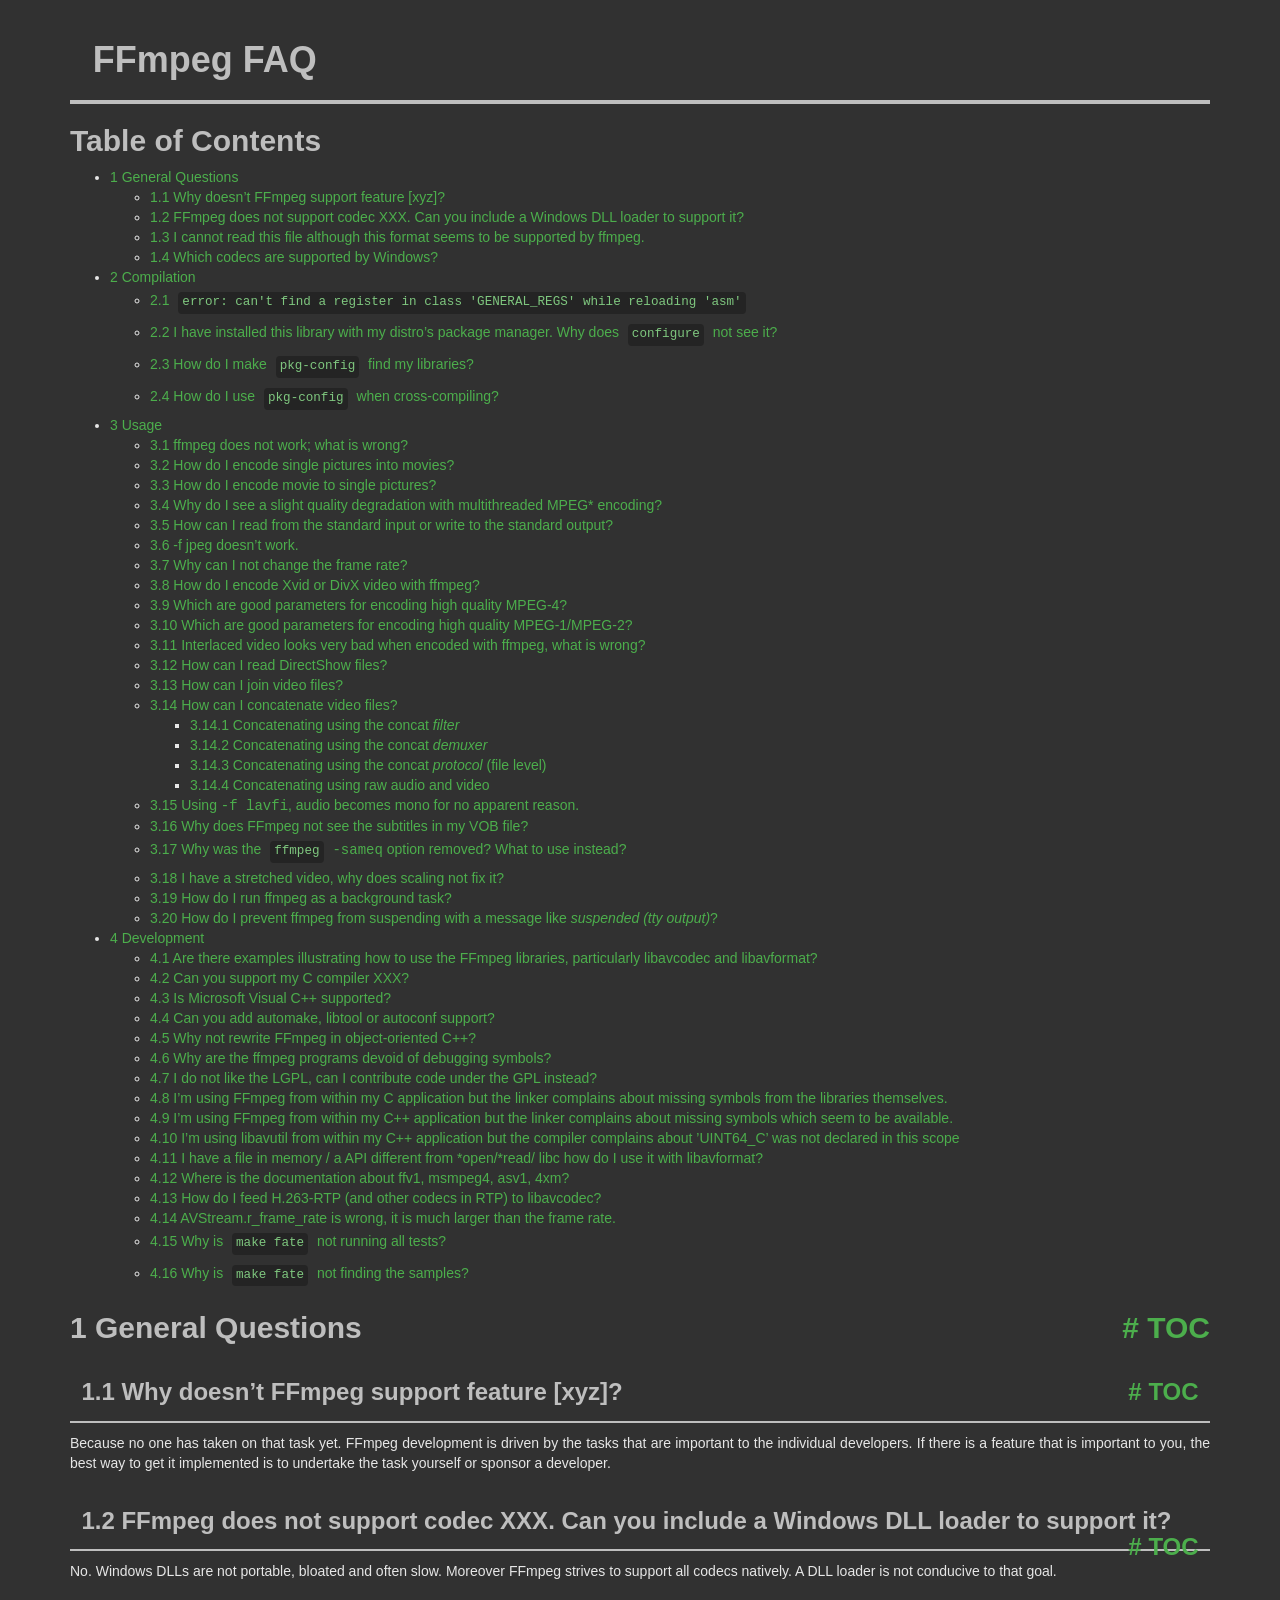
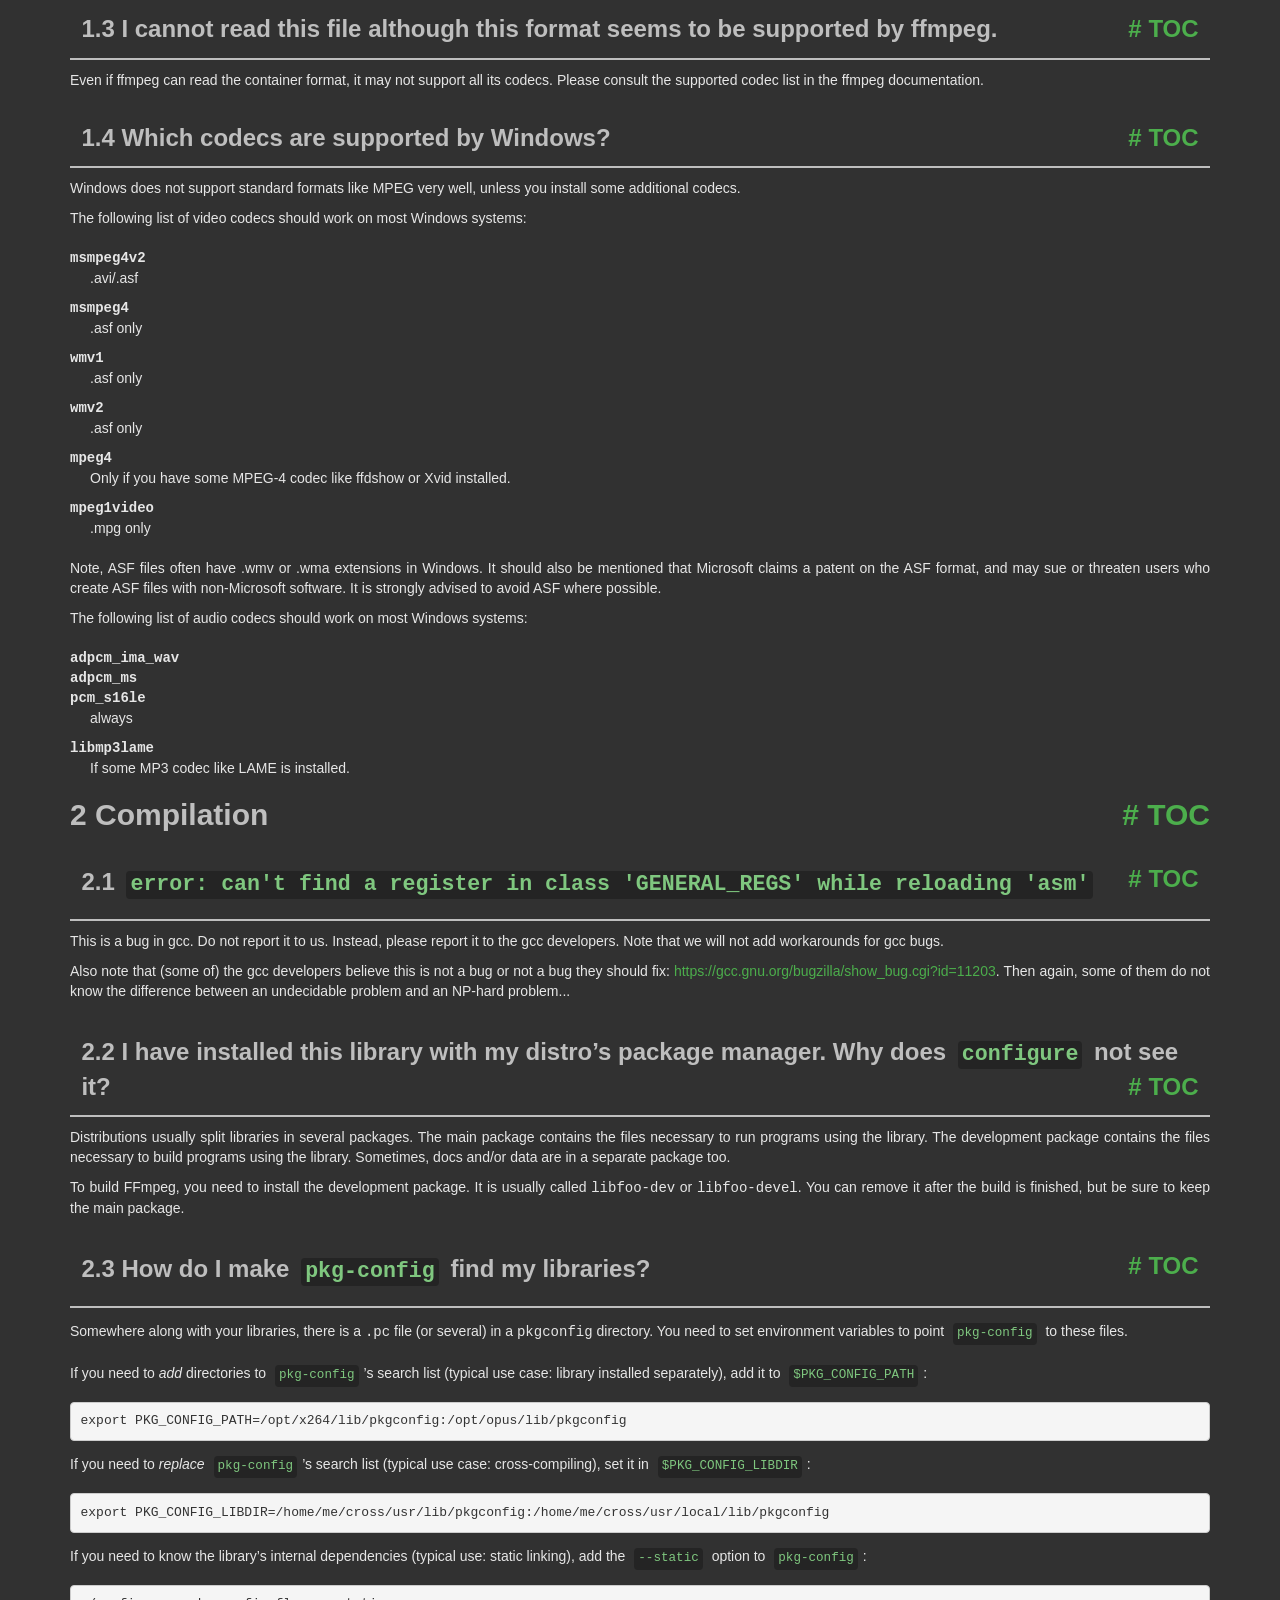
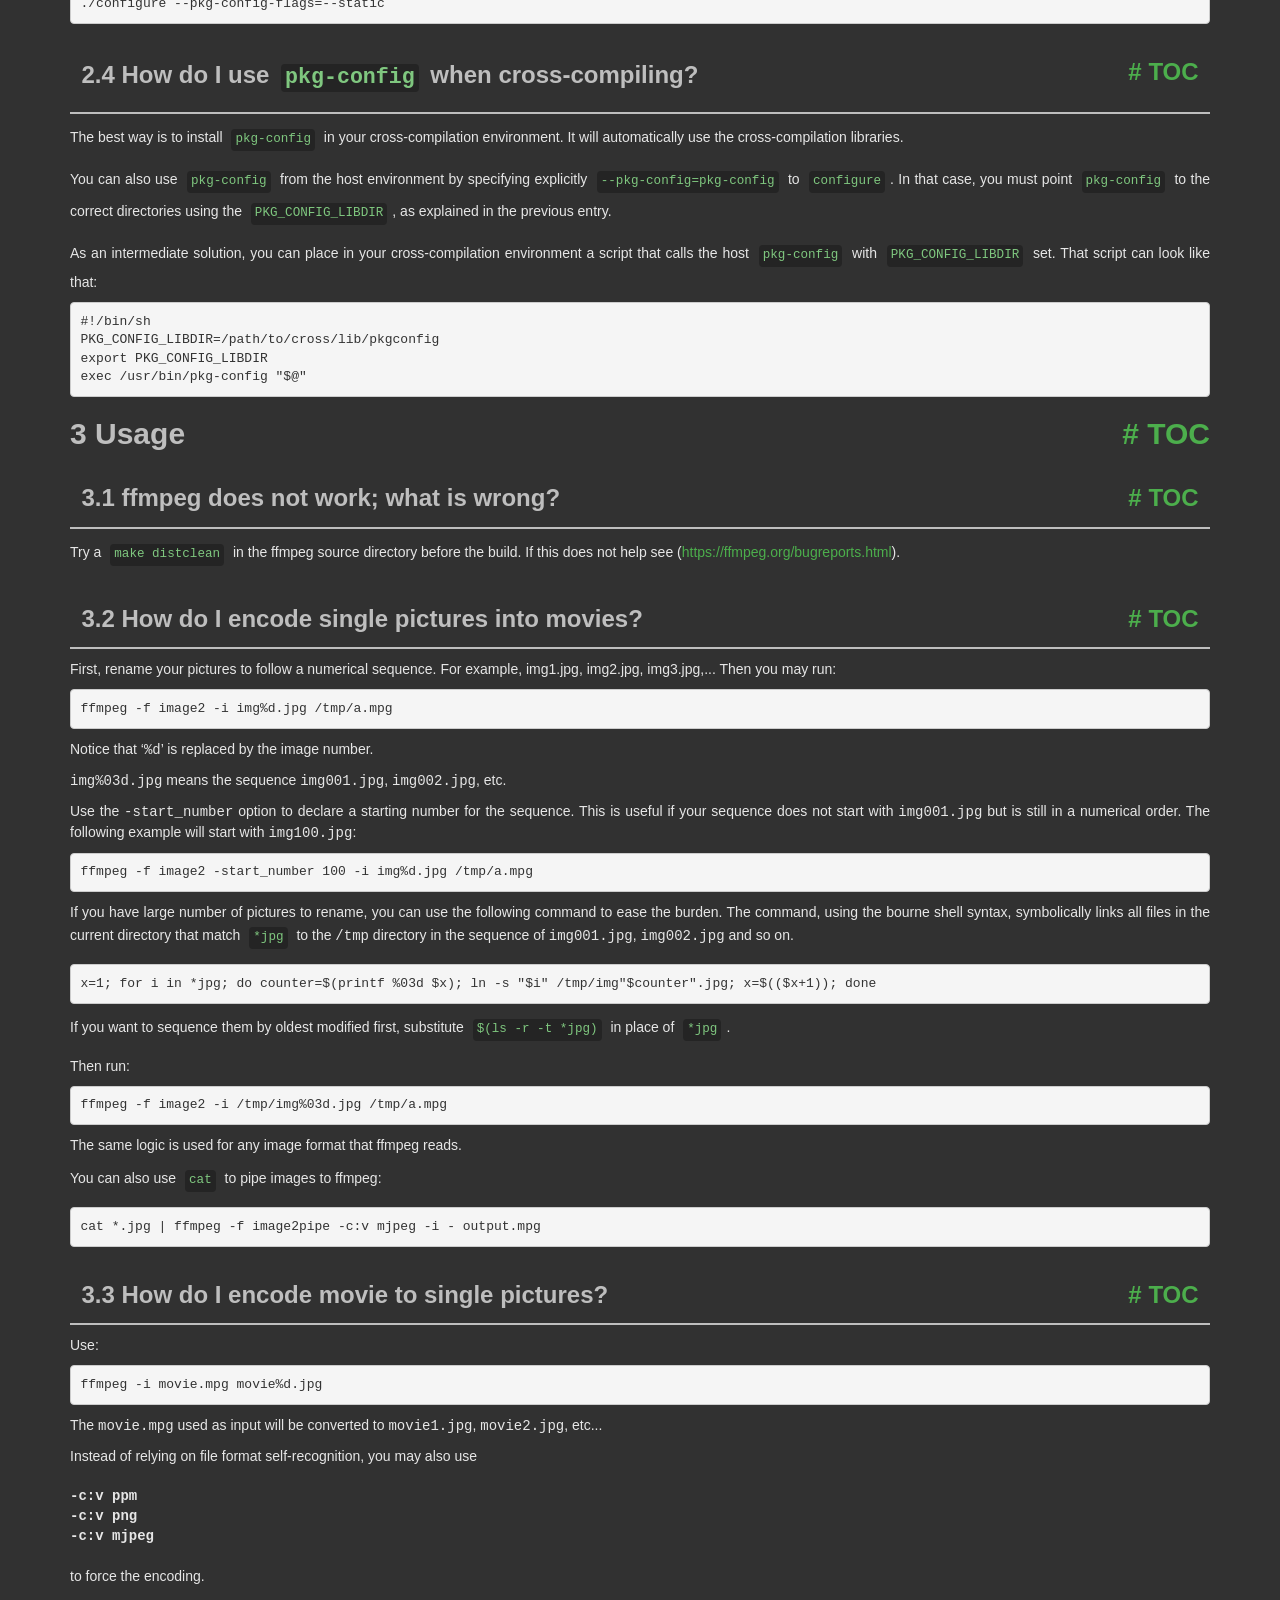
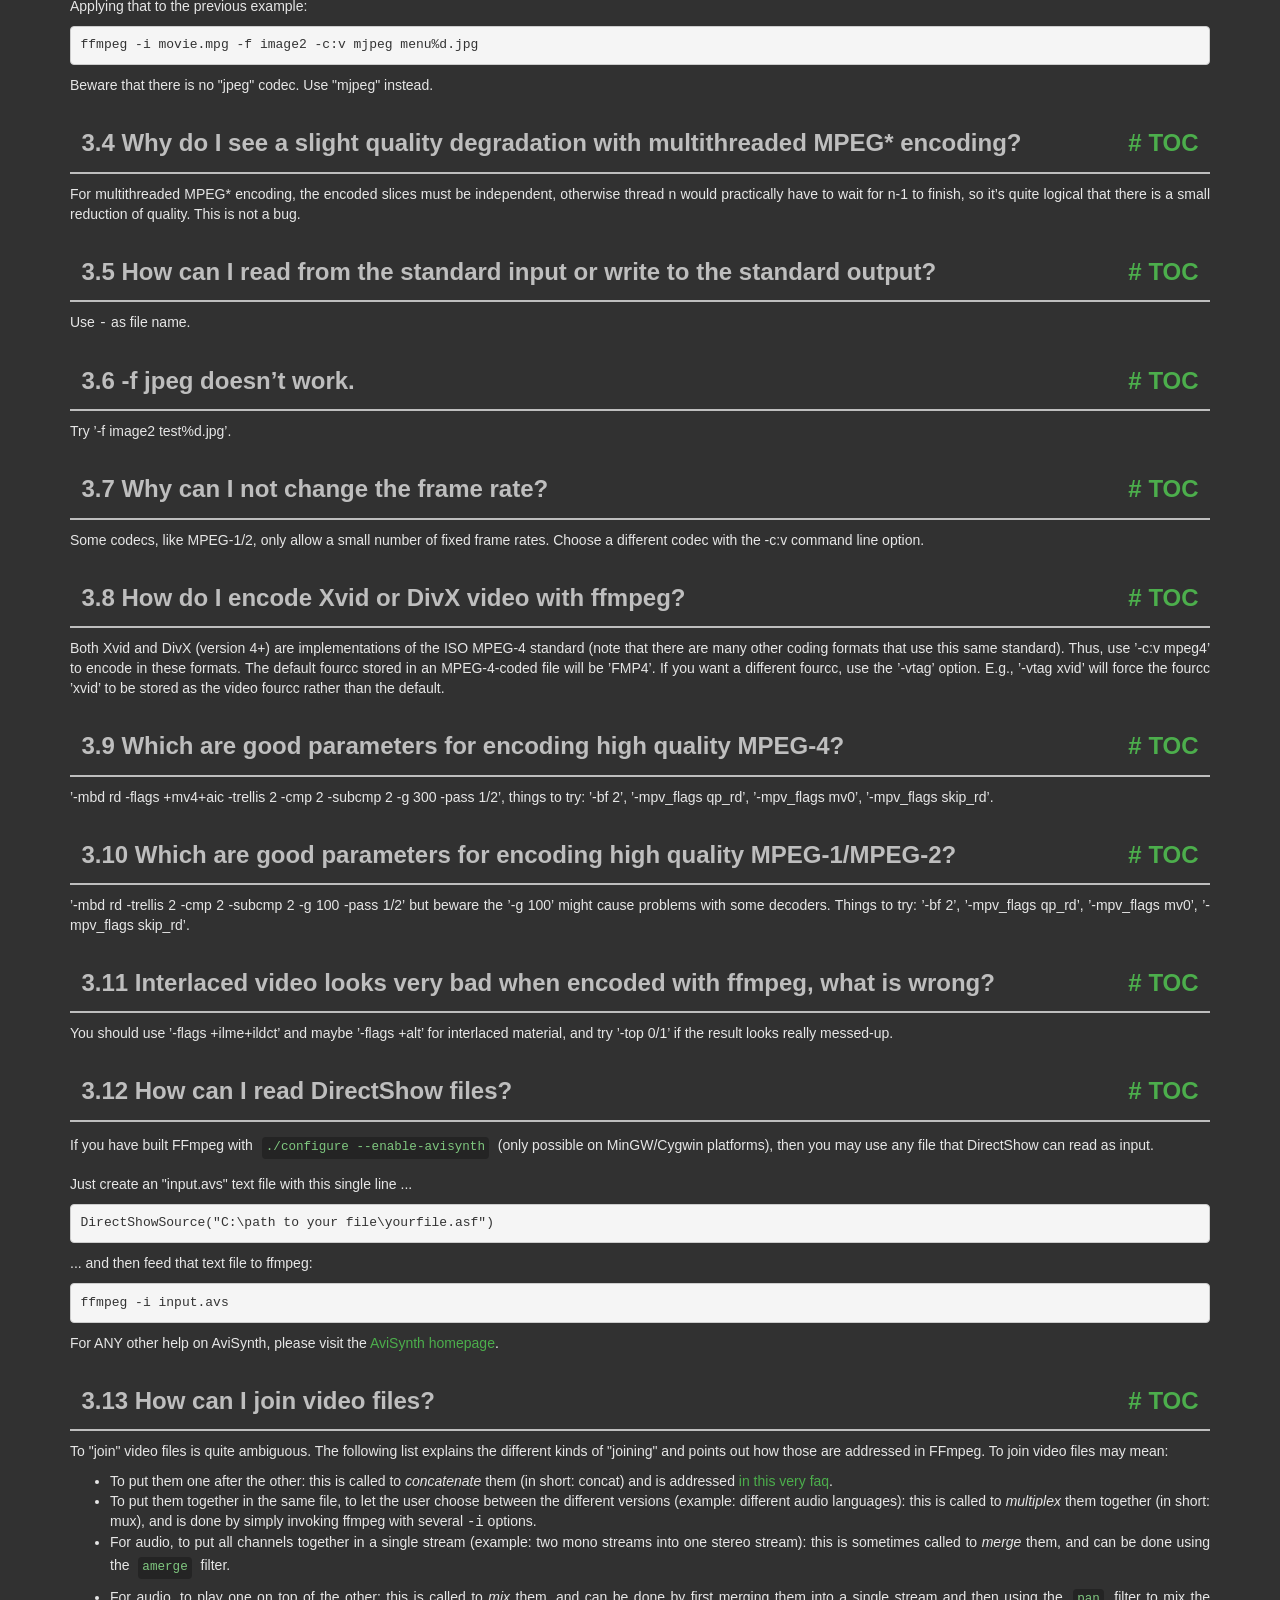
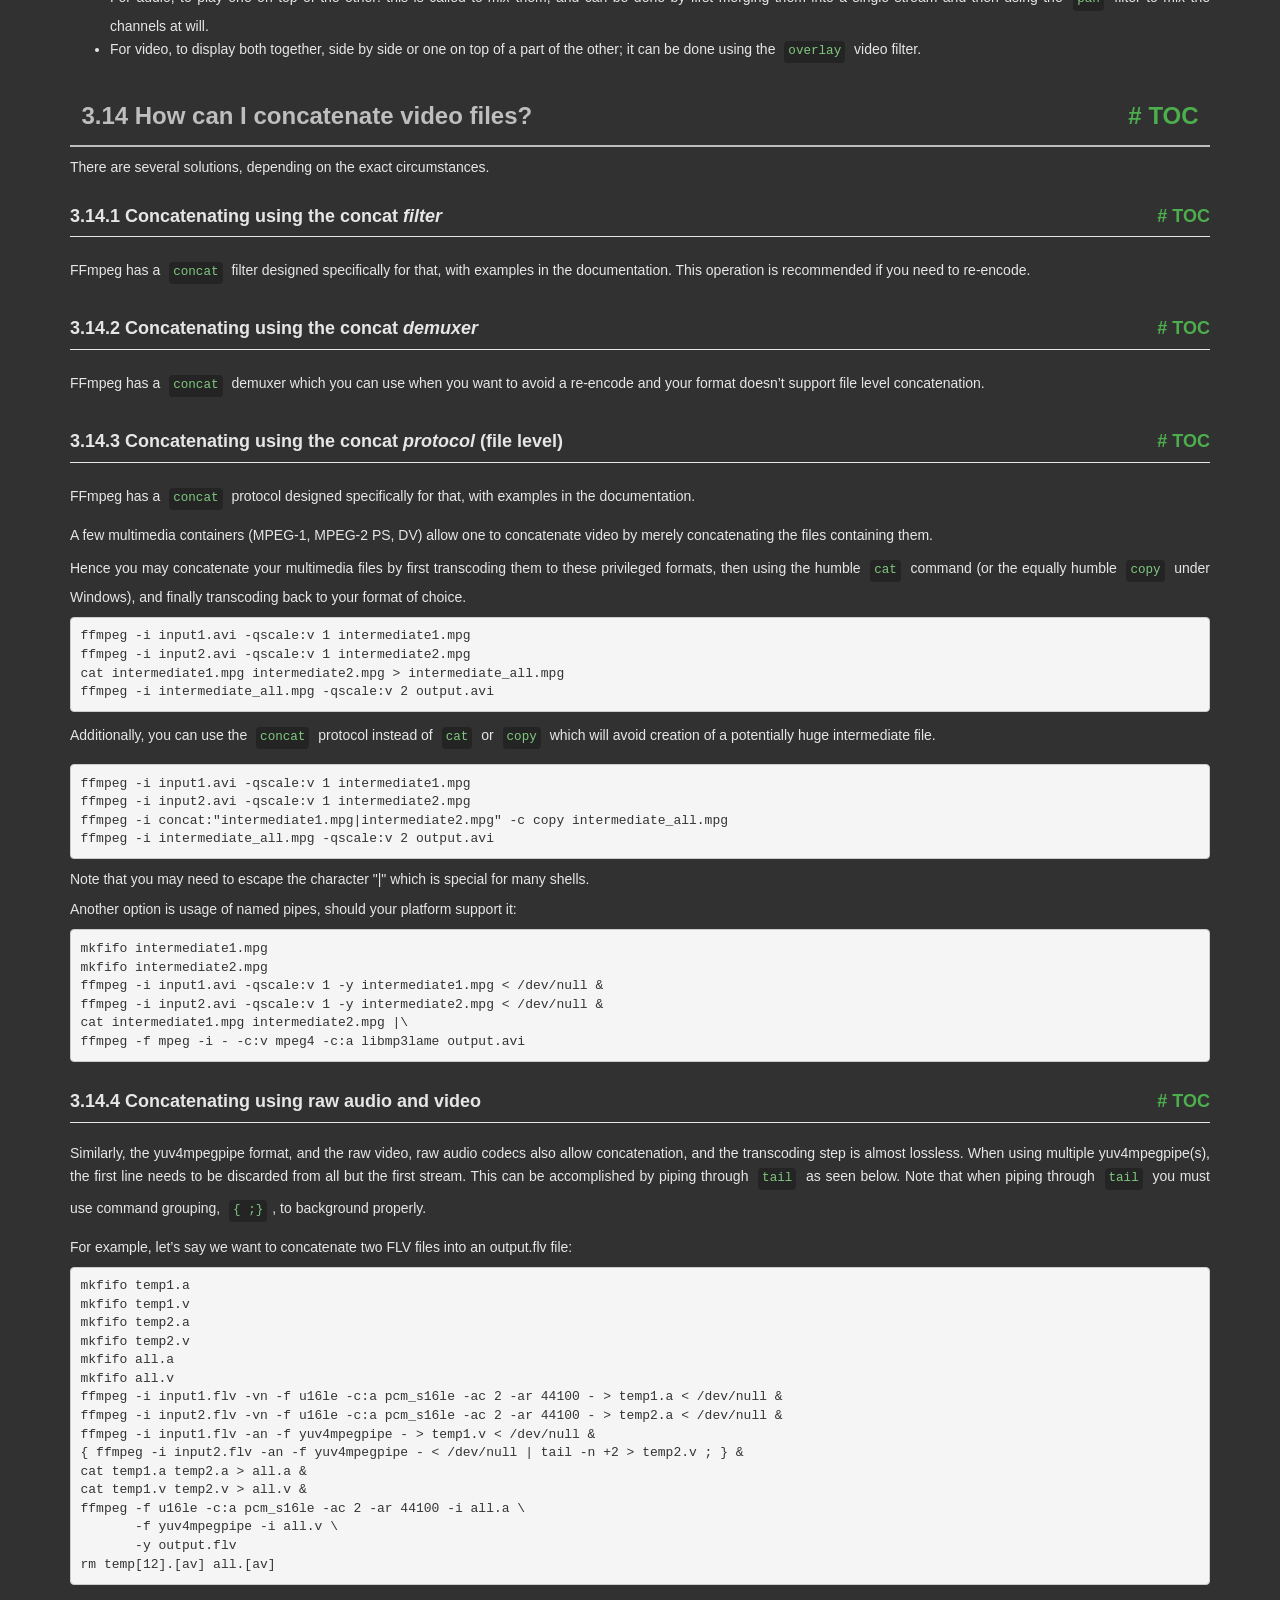
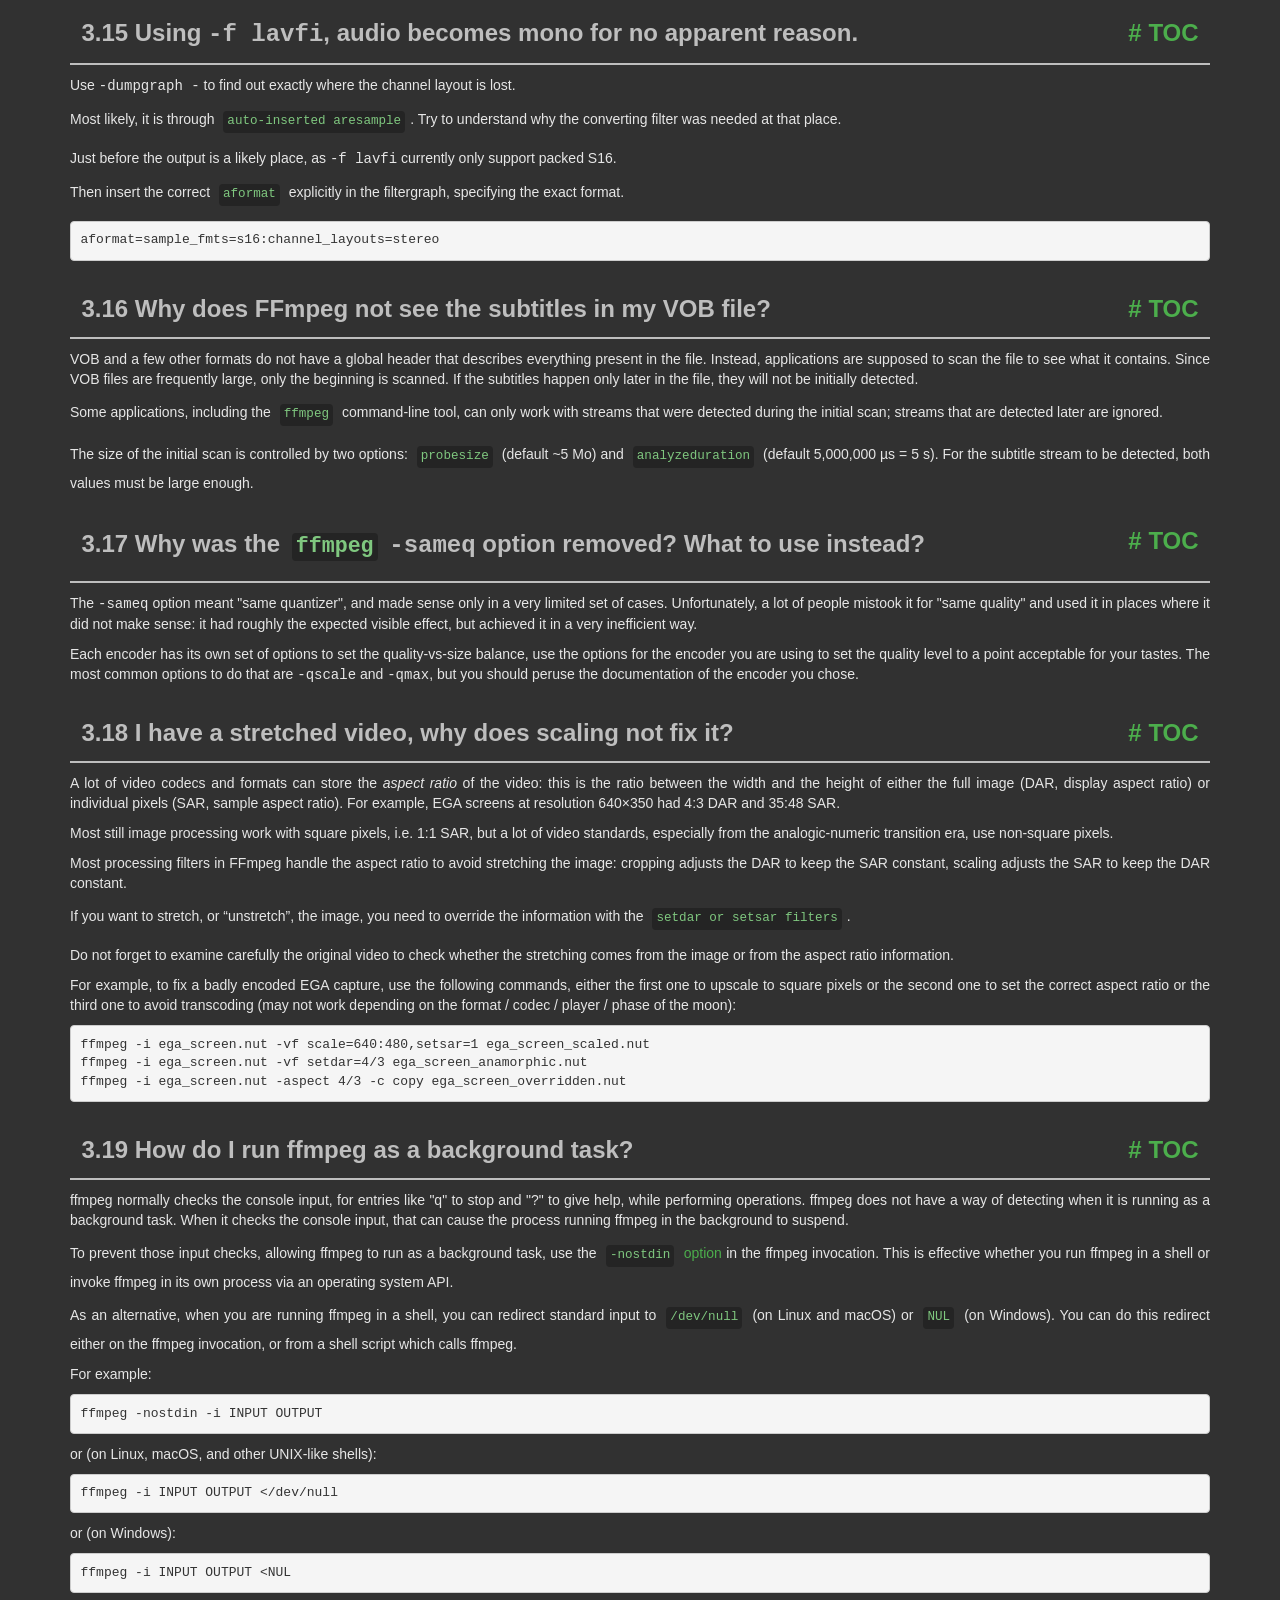
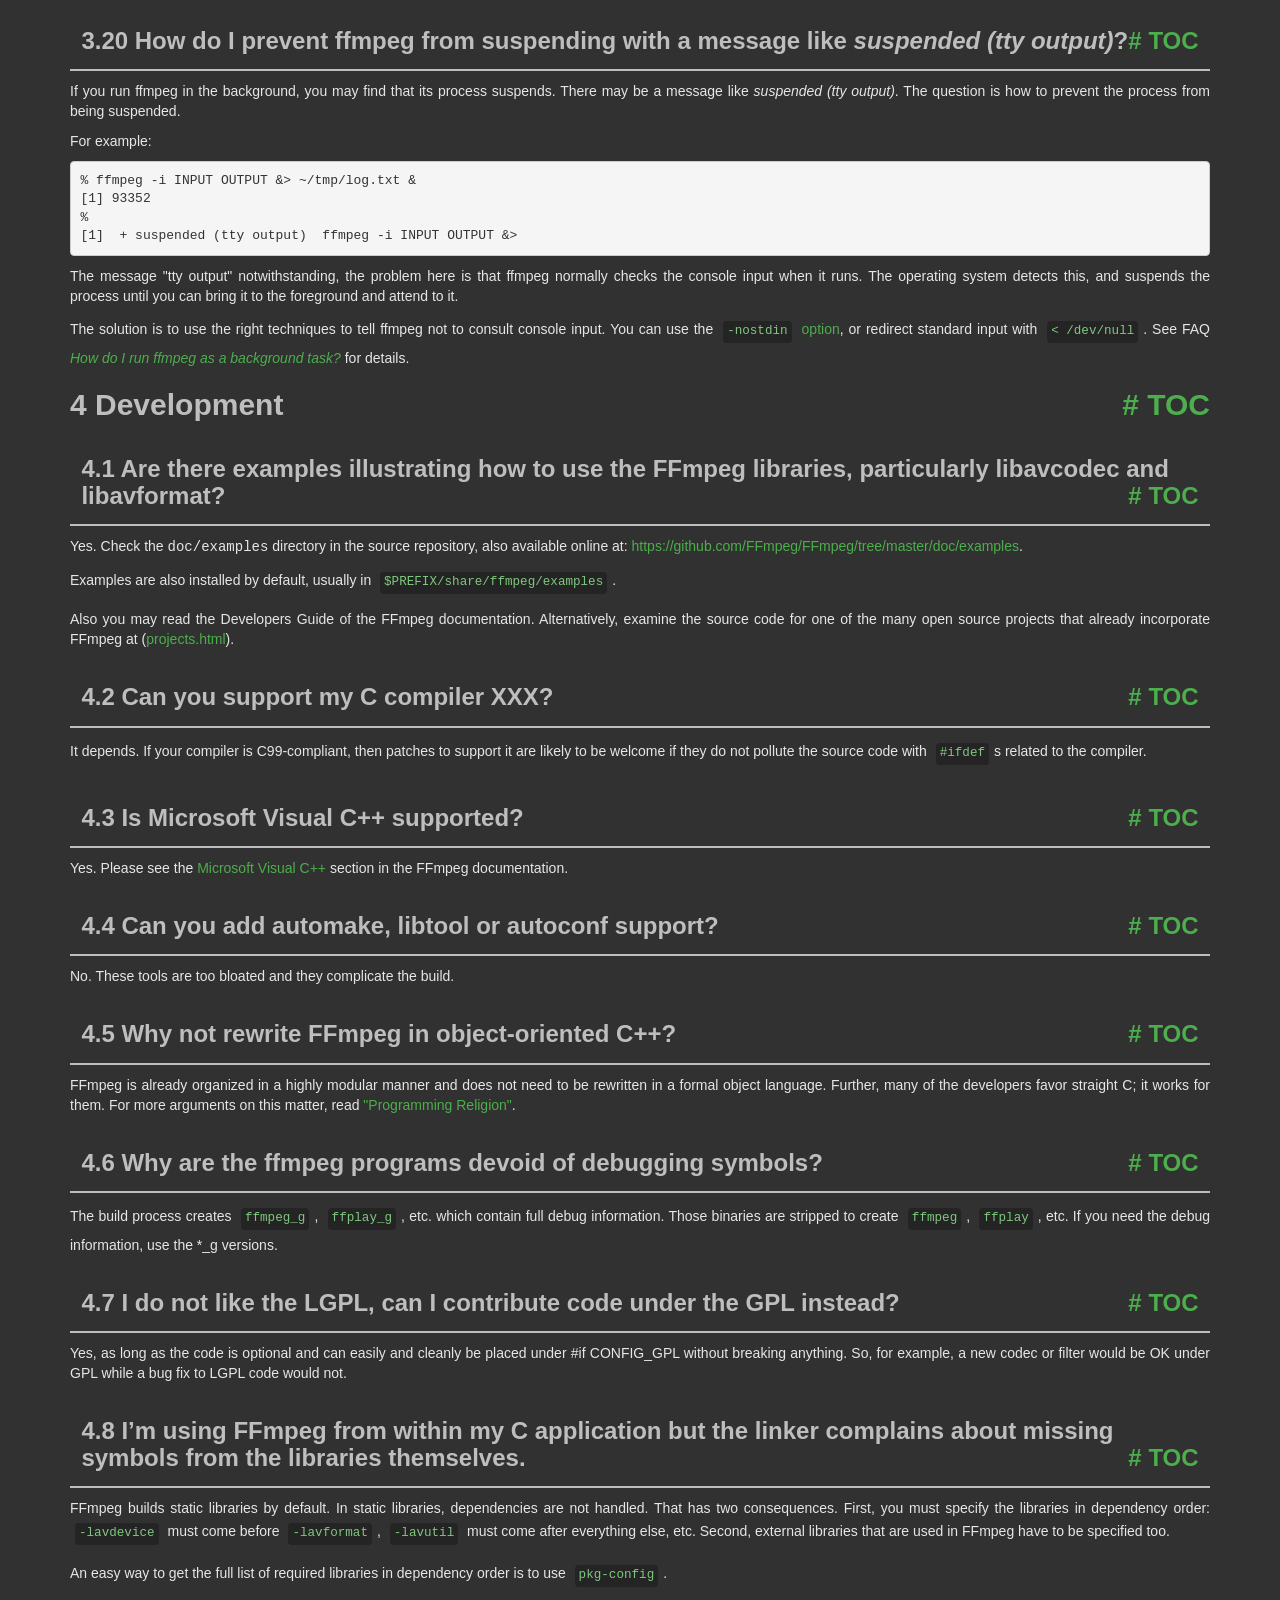
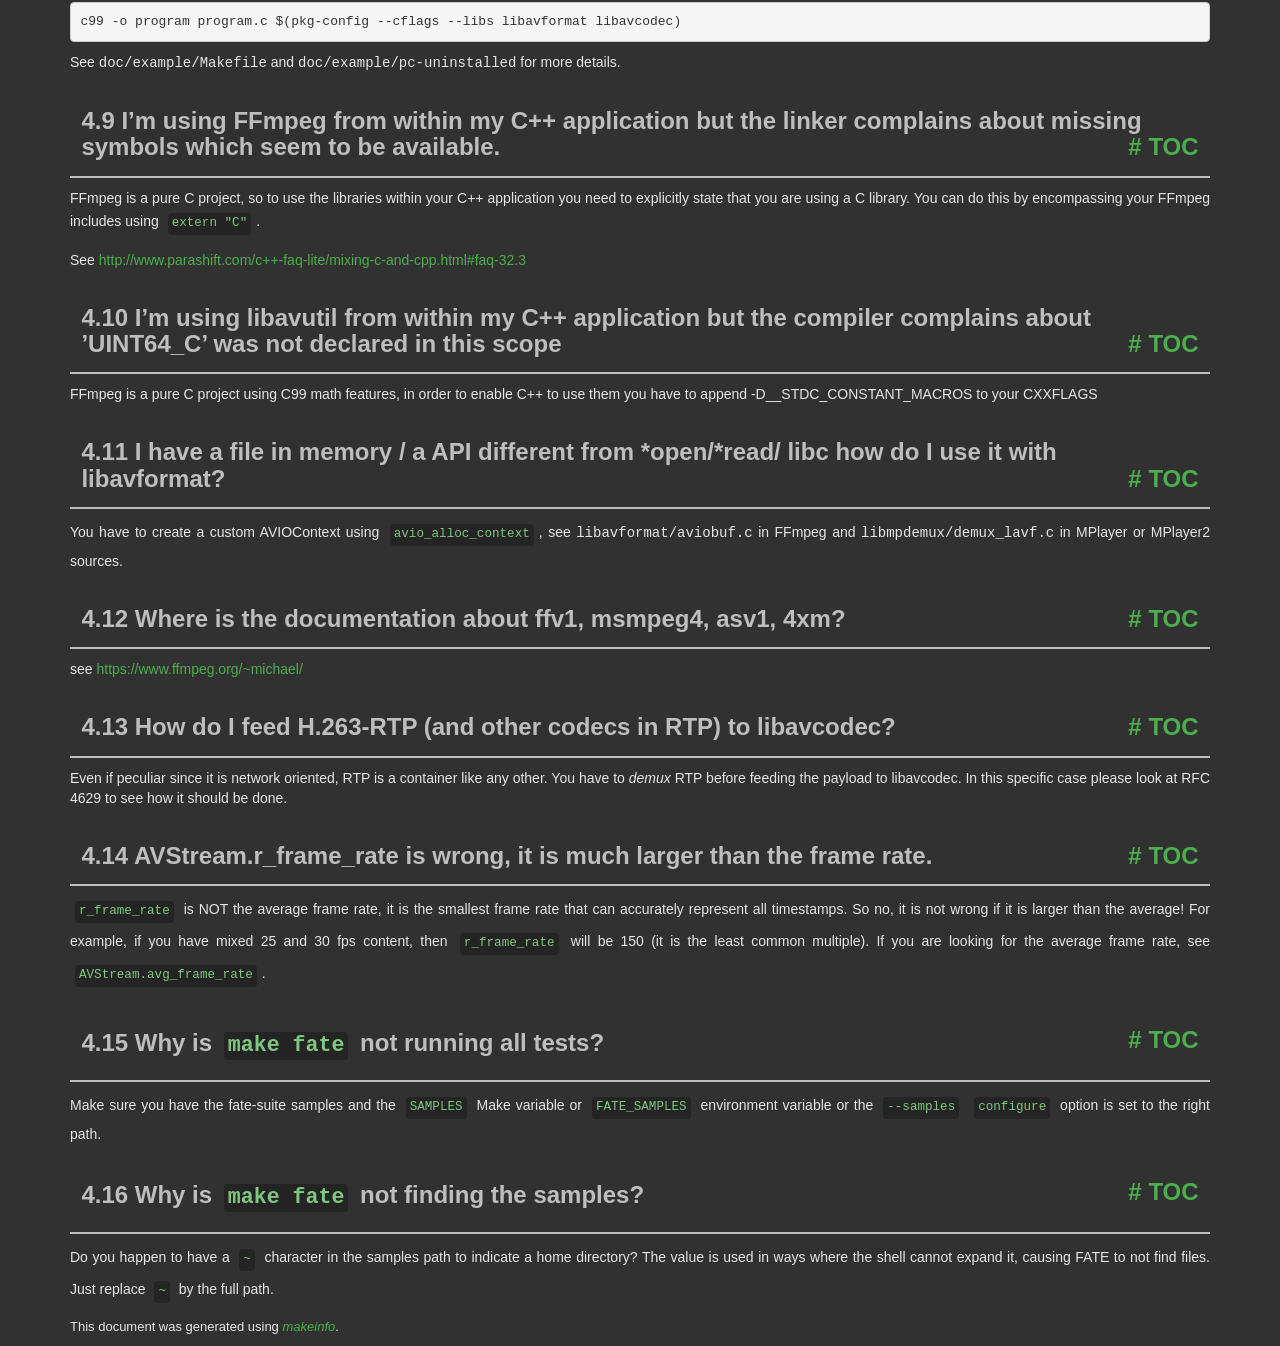
<file: ffmpeg/doc/faq.html>
<!DOCTYPE html PUBLIC "-//W3C//DTD HTML 4.01 Transitional//EN" "http://www.w3.org/TR/html4/loose.dtd">
<html>
<!-- Created by GNU Texinfo 7.2, https://www.gnu.org/software/texinfo/ -->
  <head>
    <meta charset="utf-8">
    <title>
      FFmpeg FAQ
    </title>
    <meta name="viewport" content="width=device-width,initial-scale=1.0">
    <link rel="stylesheet" type="text/css" href="bootstrap.min.css">
    <link rel="stylesheet" type="text/css" href="style.min.css">
  </head>
  <body>
    <div class="container">
      <h1>
      FFmpeg FAQ
      </h1>


<a name="SEC_Top"></a>

<div class="region-contents" id="SEC_Contents">
<h2 class="contents-heading">Table of Contents</h2>

<div class="contents">

<ul class="toc-numbered-mark">
  <li><a id="toc-General-Questions" href="#General-Questions">1 General Questions</a>
  <ul class="toc-numbered-mark">
    <li><a id="toc-Why-doesn_0027t-FFmpeg-support-feature-_005bxyz_005d_003f" href="#Why-doesn_0027t-FFmpeg-support-feature-_005bxyz_005d_003f">1.1 Why doesn&rsquo;t FFmpeg support feature [xyz]?</a></li>
    <li><a id="toc-FFmpeg-does-not-support-codec-XXX_002e-Can-you-include-a-Windows-DLL-loader-to-support-it_003f" href="#FFmpeg-does-not-support-codec-XXX_002e-Can-you-include-a-Windows-DLL-loader-to-support-it_003f">1.2 FFmpeg does not support codec XXX. Can you include a Windows DLL loader to support it?</a></li>
    <li><a id="toc-I-cannot-read-this-file-although-this-format-seems-to-be-supported-by-ffmpeg_002e" href="#I-cannot-read-this-file-although-this-format-seems-to-be-supported-by-ffmpeg_002e">1.3 I cannot read this file although this format seems to be supported by ffmpeg.</a></li>
    <li><a id="toc-Which-codecs-are-supported-by-Windows_003f" href="#Which-codecs-are-supported-by-Windows_003f">1.4 Which codecs are supported by Windows?</a></li>
  </ul></li>
  <li><a id="toc-Compilation" href="#Compilation">2 Compilation</a>
  <ul class="toc-numbered-mark">
    <li><a id="toc-error_003a-can_0027t-find-a-register-in-class-_0027GENERAL_005fREGS_0027-while-reloading-_0027asm_0027" href="#error_003a-can_0027t-find-a-register-in-class-_0027GENERAL_005fREGS_0027-while-reloading-_0027asm_0027">2.1 <code class="code">error: can't find a register in class 'GENERAL_REGS' while reloading 'asm'</code></a></li>
    <li><a id="toc-I-have-installed-this-library-with-my-distro_0027s-package-manager_002e-Why-does-configure-not-see-it_003f" href="#I-have-installed-this-library-with-my-distro_0027s-package-manager_002e-Why-does-configure-not-see-it_003f">2.2 I have installed this library with my distro&rsquo;s package manager. Why does <code class="command">configure</code> not see it?</a></li>
    <li><a id="toc-How-do-I-make-pkg_002dconfig-find-my-libraries_003f" href="#How-do-I-make-pkg_002dconfig-find-my-libraries_003f">2.3 How do I make <code class="command">pkg-config</code> find my libraries?</a></li>
    <li><a id="toc-How-do-I-use-pkg_002dconfig-when-cross_002dcompiling_003f" href="#How-do-I-use-pkg_002dconfig-when-cross_002dcompiling_003f">2.4 How do I use <code class="command">pkg-config</code> when cross-compiling?</a></li>
  </ul></li>
  <li><a id="toc-Usage" href="#Usage">3 Usage</a>
  <ul class="toc-numbered-mark">
    <li><a id="toc-ffmpeg-does-not-work_003b-what-is-wrong_003f" href="#ffmpeg-does-not-work_003b-what-is-wrong_003f">3.1 ffmpeg does not work; what is wrong?</a></li>
    <li><a id="toc-How-do-I-encode-single-pictures-into-movies_003f" href="#How-do-I-encode-single-pictures-into-movies_003f">3.2 How do I encode single pictures into movies?</a></li>
    <li><a id="toc-How-do-I-encode-movie-to-single-pictures_003f" href="#How-do-I-encode-movie-to-single-pictures_003f">3.3 How do I encode movie to single pictures?</a></li>
    <li><a id="toc-Why-do-I-see-a-slight-quality-degradation-with-multithreaded-MPEG_002a-encoding_003f" href="#Why-do-I-see-a-slight-quality-degradation-with-multithreaded-MPEG_002a-encoding_003f">3.4 Why do I see a slight quality degradation with multithreaded MPEG* encoding?</a></li>
    <li><a id="toc-How-can-I-read-from-the-standard-input-or-write-to-the-standard-output_003f" href="#How-can-I-read-from-the-standard-input-or-write-to-the-standard-output_003f">3.5 How can I read from the standard input or write to the standard output?</a></li>
    <li><a id="toc-_002df-jpeg-doesn_0027t-work_002e" href="#g_t_002df-jpeg-doesn_0027t-work_002e">3.6 -f jpeg doesn&rsquo;t work.</a></li>
    <li><a id="toc-Why-can-I-not-change-the-frame-rate_003f" href="#Why-can-I-not-change-the-frame-rate_003f">3.7 Why can I not change the frame rate?</a></li>
    <li><a id="toc-How-do-I-encode-Xvid-or-DivX-video-with-ffmpeg_003f" href="#How-do-I-encode-Xvid-or-DivX-video-with-ffmpeg_003f">3.8 How do I encode Xvid or DivX video with ffmpeg?</a></li>
    <li><a id="toc-Which-are-good-parameters-for-encoding-high-quality-MPEG_002d4_003f" href="#Which-are-good-parameters-for-encoding-high-quality-MPEG_002d4_003f">3.9 Which are good parameters for encoding high quality MPEG-4?</a></li>
    <li><a id="toc-Which-are-good-parameters-for-encoding-high-quality-MPEG_002d1_002fMPEG_002d2_003f" href="#Which-are-good-parameters-for-encoding-high-quality-MPEG_002d1_002fMPEG_002d2_003f">3.10 Which are good parameters for encoding high quality MPEG-1/MPEG-2?</a></li>
    <li><a id="toc-Interlaced-video-looks-very-bad-when-encoded-with-ffmpeg_002c-what-is-wrong_003f" href="#Interlaced-video-looks-very-bad-when-encoded-with-ffmpeg_002c-what-is-wrong_003f">3.11 Interlaced video looks very bad when encoded with ffmpeg, what is wrong?</a></li>
    <li><a id="toc-How-can-I-read-DirectShow-files_003f" href="#How-can-I-read-DirectShow-files_003f">3.12 How can I read DirectShow files?</a></li>
    <li><a id="toc-How-can-I-join-video-files_003f" href="#How-can-I-join-video-files_003f">3.13 How can I join video files?</a></li>
    <li><a id="toc-How-can-I-concatenate-video-files_003f" href="#How-can-I-concatenate-video-files_003f">3.14 How can I concatenate video files?</a>
    <ul class="toc-numbered-mark">
      <li><a id="toc-Concatenating-using-the-concat-filter" href="#Concatenating-using-the-concat-filter">3.14.1 Concatenating using the concat <em class="emph">filter</em></a></li>
      <li><a id="toc-Concatenating-using-the-concat-demuxer" href="#Concatenating-using-the-concat-demuxer">3.14.2 Concatenating using the concat <em class="emph">demuxer</em></a></li>
      <li><a id="toc-Concatenating-using-the-concat-protocol-_0028file-level_0029" href="#Concatenating-using-the-concat-protocol-_0028file-level_0029">3.14.3 Concatenating using the concat <em class="emph">protocol</em> (file level)</a></li>
      <li><a id="toc-Concatenating-using-raw-audio-and-video" href="#Concatenating-using-raw-audio-and-video">3.14.4 Concatenating using raw audio and video</a></li>
    </ul></li>
    <li><a id="toc-Using-_002df-lavfi_002c-audio-becomes-mono-for-no-apparent-reason_002e" href="#Using-_002df-lavfi_002c-audio-becomes-mono-for-no-apparent-reason_002e">3.15 Using <samp class="option">-f lavfi</samp>, audio becomes mono for no apparent reason.</a></li>
    <li><a id="toc-Why-does-FFmpeg-not-see-the-subtitles-in-my-VOB-file_003f" href="#Why-does-FFmpeg-not-see-the-subtitles-in-my-VOB-file_003f">3.16 Why does FFmpeg not see the subtitles in my VOB file?</a></li>
    <li><a id="toc-Why-was-the-ffmpeg-_002dsameq-option-removed_003f-What-to-use-instead_003f" href="#Why-was-the-ffmpeg-_002dsameq-option-removed_003f-What-to-use-instead_003f">3.17 Why was the <code class="command">ffmpeg</code> <samp class="option">-sameq</samp> option removed? What to use instead?</a></li>
    <li><a id="toc-I-have-a-stretched-video_002c-why-does-scaling-not-fix-it_003f" href="#I-have-a-stretched-video_002c-why-does-scaling-not-fix-it_003f">3.18 I have a stretched video, why does scaling not fix it?</a></li>
    <li><a id="toc-How-do-I-run-ffmpeg-as-a-background-task_003f" href="#How-do-I-run-ffmpeg-as-a-background-task_003f">3.19 How do I run ffmpeg as a background task?</a></li>
    <li><a id="toc-How-do-I-prevent-ffmpeg-from-suspending-with-a-message-like-suspended-_0028tty-output_0029_003f" href="#How-do-I-prevent-ffmpeg-from-suspending-with-a-message-like-suspended-_0028tty-output_0029_003f">3.20 How do I prevent ffmpeg from suspending with a message like <em class="emph">suspended (tty output)</em>?</a></li>
  </ul></li>
  <li><a id="toc-Development" href="#Development">4 Development</a>
  <ul class="toc-numbered-mark">
    <li><a id="toc-Are-there-examples-illustrating-how-to-use-the-FFmpeg-libraries_002c-particularly-libavcodec-and-libavformat_003f" href="#Are-there-examples-illustrating-how-to-use-the-FFmpeg-libraries_002c-particularly-libavcodec-and-libavformat_003f">4.1 Are there examples illustrating how to use the FFmpeg libraries, particularly libavcodec and libavformat?</a></li>
    <li><a id="toc-Can-you-support-my-C-compiler-XXX_003f" href="#Can-you-support-my-C-compiler-XXX_003f">4.2 Can you support my C compiler XXX?</a></li>
    <li><a id="toc-Is-Microsoft-Visual-C_002b_002b-supported_003f" href="#Is-Microsoft-Visual-C_002b_002b-supported_003f">4.3 Is Microsoft Visual C++ supported?</a></li>
    <li><a id="toc-Can-you-add-automake_002c-libtool-or-autoconf-support_003f" href="#Can-you-add-automake_002c-libtool-or-autoconf-support_003f">4.4 Can you add automake, libtool or autoconf support?</a></li>
    <li><a id="toc-Why-not-rewrite-FFmpeg-in-object_002doriented-C_002b_002b_003f" href="#Why-not-rewrite-FFmpeg-in-object_002doriented-C_002b_002b_003f">4.5 Why not rewrite FFmpeg in object-oriented C++?</a></li>
    <li><a id="toc-Why-are-the-ffmpeg-programs-devoid-of-debugging-symbols_003f" href="#Why-are-the-ffmpeg-programs-devoid-of-debugging-symbols_003f">4.6 Why are the ffmpeg programs devoid of debugging symbols?</a></li>
    <li><a id="toc-I-do-not-like-the-LGPL_002c-can-I-contribute-code-under-the-GPL-instead_003f" href="#I-do-not-like-the-LGPL_002c-can-I-contribute-code-under-the-GPL-instead_003f">4.7 I do not like the LGPL, can I contribute code under the GPL instead?</a></li>
    <li><a id="toc-I_0027m-using-FFmpeg-from-within-my-C-application-but-the-linker-complains-about-missing-symbols-from-the-libraries-themselves_002e" href="#I_0027m-using-FFmpeg-from-within-my-C-application-but-the-linker-complains-about-missing-symbols-from-the-libraries-themselves_002e">4.8 I&rsquo;m using FFmpeg from within my C application but the linker complains about missing symbols from the libraries themselves.</a></li>
    <li><a id="toc-I_0027m-using-FFmpeg-from-within-my-C_002b_002b-application-but-the-linker-complains-about-missing-symbols-which-seem-to-be-available_002e" href="#I_0027m-using-FFmpeg-from-within-my-C_002b_002b-application-but-the-linker-complains-about-missing-symbols-which-seem-to-be-available_002e">4.9 I&rsquo;m using FFmpeg from within my C++ application but the linker complains about missing symbols which seem to be available.</a></li>
    <li><a id="toc-I_0027m-using-libavutil-from-within-my-C_002b_002b-application-but-the-compiler-complains-about-_0027UINT64_005fC_0027-was-not-declared-in-this-scope" href="#I_0027m-using-libavutil-from-within-my-C_002b_002b-application-but-the-compiler-complains-about-_0027UINT64_005fC_0027-was-not-declared-in-this-scope">4.10 I&rsquo;m using libavutil from within my C++ application but the compiler complains about &rsquo;UINT64_C&rsquo; was not declared in this scope</a></li>
    <li><a id="toc-I-have-a-file-in-memory-_002f-a-API-different-from-_002aopen_002f_002aread_002f-libc-how-do-I-use-it-with-libavformat_003f" href="#I-have-a-file-in-memory-_002f-a-API-different-from-_002aopen_002f_002aread_002f-libc-how-do-I-use-it-with-libavformat_003f">4.11 I have a file in memory / a API different from *open/*read/ libc how do I use it with libavformat?</a></li>
    <li><a id="toc-Where-is-the-documentation-about-ffv1_002c-msmpeg4_002c-asv1_002c-4xm_003f" href="#Where-is-the-documentation-about-ffv1_002c-msmpeg4_002c-asv1_002c-4xm_003f">4.12 Where is the documentation about ffv1, msmpeg4, asv1, 4xm?</a></li>
    <li><a id="toc-How-do-I-feed-H_002e263_002dRTP-_0028and-other-codecs-in-RTP_0029-to-libavcodec_003f" href="#How-do-I-feed-H_002e263_002dRTP-_0028and-other-codecs-in-RTP_0029-to-libavcodec_003f">4.13 How do I feed H.263-RTP (and other codecs in RTP) to libavcodec?</a></li>
    <li><a id="toc-AVStream_002er_005fframe_005frate-is-wrong_002c-it-is-much-larger-than-the-frame-rate_002e" href="#AVStream_002er_005fframe_005frate-is-wrong_002c-it-is-much-larger-than-the-frame-rate_002e">4.14 AVStream.r_frame_rate is wrong, it is much larger than the frame rate.</a></li>
    <li><a id="toc-Why-is-make-fate-not-running-all-tests_003f" href="#Why-is-make-fate-not-running-all-tests_003f">4.15 Why is <code class="code">make fate</code> not running all tests?</a></li>
    <li><a id="toc-Why-is-make-fate-not-finding-the-samples_003f" href="#Why-is-make-fate-not-finding-the-samples_003f">4.16 Why is <code class="code">make fate</code> not finding the samples?</a></li>
  </ul></li>
</ul>
</div>
</div>

<a name="General-Questions"></a>
<h2 class="chapter">1 General Questions<span class="pull-right"><a class="anchor hidden-xs" href="#General-Questions" aria-hidden="true">#</a> <a class="anchor hidden-xs"href="#toc-General-Questions" aria-hidden="true">TOC</a></span></h2>

<a name="Why-doesn_0027t-FFmpeg-support-feature-_005bxyz_005d_003f"></a>
<h3 class="section">1.1 Why doesn&rsquo;t FFmpeg support feature [xyz]?<span class="pull-right"><a class="anchor hidden-xs" href="#Why-doesn_0027t-FFmpeg-support-feature-_005bxyz_005d_003f" aria-hidden="true">#</a> <a class="anchor hidden-xs"href="#toc-Why-doesn_0027t-FFmpeg-support-feature-_005bxyz_005d_003f" aria-hidden="true">TOC</a></span></h3>

<p>Because no one has taken on that task yet. FFmpeg development is
driven by the tasks that are important to the individual developers.
If there is a feature that is important to you, the best way to get
it implemented is to undertake the task yourself or sponsor a developer.
</p>
<a name="FFmpeg-does-not-support-codec-XXX_002e-Can-you-include-a-Windows-DLL-loader-to-support-it_003f"></a>
<h3 class="section">1.2 FFmpeg does not support codec XXX. Can you include a Windows DLL loader to support it?<span class="pull-right"><a class="anchor hidden-xs" href="#FFmpeg-does-not-support-codec-XXX_002e-Can-you-include-a-Windows-DLL-loader-to-support-it_003f" aria-hidden="true">#</a> <a class="anchor hidden-xs"href="#toc-FFmpeg-does-not-support-codec-XXX_002e-Can-you-include-a-Windows-DLL-loader-to-support-it_003f" aria-hidden="true">TOC</a></span></h3>

<p>No. Windows DLLs are not portable, bloated and often slow.
Moreover FFmpeg strives to support all codecs natively.
A DLL loader is not conducive to that goal.
</p>
<a name="I-cannot-read-this-file-although-this-format-seems-to-be-supported-by-ffmpeg_002e"></a>
<h3 class="section">1.3 I cannot read this file although this format seems to be supported by ffmpeg.<span class="pull-right"><a class="anchor hidden-xs" href="#I-cannot-read-this-file-although-this-format-seems-to-be-supported-by-ffmpeg_002e" aria-hidden="true">#</a> <a class="anchor hidden-xs"href="#toc-I-cannot-read-this-file-although-this-format-seems-to-be-supported-by-ffmpeg_002e" aria-hidden="true">TOC</a></span></h3>

<p>Even if ffmpeg can read the container format, it may not support all its
codecs. Please consult the supported codec list in the ffmpeg
documentation.
</p>
<a name="Which-codecs-are-supported-by-Windows_003f"></a>
<h3 class="section">1.4 Which codecs are supported by Windows?<span class="pull-right"><a class="anchor hidden-xs" href="#Which-codecs-are-supported-by-Windows_003f" aria-hidden="true">#</a> <a class="anchor hidden-xs"href="#toc-Which-codecs-are-supported-by-Windows_003f" aria-hidden="true">TOC</a></span></h3>

<p>Windows does not support standard formats like MPEG very well, unless you
install some additional codecs.
</p>
<p>The following list of video codecs should work on most Windows systems:
</p><dl class="table">
<dt><samp class="option">msmpeg4v2</samp></dt>
<dd><p>.avi/.asf
</p></dd>
<dt><samp class="option">msmpeg4</samp></dt>
<dd><p>.asf only
</p></dd>
<dt><samp class="option">wmv1</samp></dt>
<dd><p>.asf only
</p></dd>
<dt><samp class="option">wmv2</samp></dt>
<dd><p>.asf only
</p></dd>
<dt><samp class="option">mpeg4</samp></dt>
<dd><p>Only if you have some MPEG-4 codec like ffdshow or Xvid installed.
</p></dd>
<dt><samp class="option">mpeg1video</samp></dt>
<dd><p>.mpg only
</p></dd>
</dl>
<p>Note, ASF files often have .wmv or .wma extensions in Windows. It should also
be mentioned that Microsoft claims a patent on the ASF format, and may sue
or threaten users who create ASF files with non-Microsoft software. It is
strongly advised to avoid ASF where possible.
</p>
<p>The following list of audio codecs should work on most Windows systems:
</p><dl class="table">
<dt><samp class="option">adpcm_ima_wav</samp></dt>
<dt><samp class="option">adpcm_ms</samp></dt>
<dt><samp class="option">pcm_s16le</samp></dt>
<dd><p>always
</p></dd>
<dt><samp class="option">libmp3lame</samp></dt>
<dd><p>If some MP3 codec like LAME is installed.
</p></dd>
</dl>


<a name="Compilation"></a>
<h2 class="chapter">2 Compilation<span class="pull-right"><a class="anchor hidden-xs" href="#Compilation" aria-hidden="true">#</a> <a class="anchor hidden-xs"href="#toc-Compilation" aria-hidden="true">TOC</a></span></h2>

<a name="error_003a-can_0027t-find-a-register-in-class-_0027GENERAL_005fREGS_0027-while-reloading-_0027asm_0027"></a>
<h3 class="section">2.1 <code class="code">error: can't find a register in class 'GENERAL_REGS' while reloading 'asm'</code><span class="pull-right"><a class="anchor hidden-xs" href="#error_003a-can_0027t-find-a-register-in-class-_0027GENERAL_005fREGS_0027-while-reloading-_0027asm_0027" aria-hidden="true">#</a> <a class="anchor hidden-xs"href="#toc-error_003a-can_0027t-find-a-register-in-class-_0027GENERAL_005fREGS_0027-while-reloading-_0027asm_0027" aria-hidden="true">TOC</a></span></h3>

<p>This is a bug in gcc. Do not report it to us. Instead, please report it to
the gcc developers. Note that we will not add workarounds for gcc bugs.
</p>
<p>Also note that (some of) the gcc developers believe this is not a bug or
not a bug they should fix:
<a class="url" href="https://gcc.gnu.org/bugzilla/show_bug.cgi?id=11203">https://gcc.gnu.org/bugzilla/show_bug.cgi?id=11203</a>.
Then again, some of them do not know the difference between an undecidable
problem and an NP-hard problem...
</p>
<a name="I-have-installed-this-library-with-my-distro_0027s-package-manager_002e-Why-does-configure-not-see-it_003f"></a>
<h3 class="section">2.2 I have installed this library with my distro&rsquo;s package manager. Why does <code class="command">configure</code> not see it?<span class="pull-right"><a class="anchor hidden-xs" href="#I-have-installed-this-library-with-my-distro_0027s-package-manager_002e-Why-does-configure-not-see-it_003f" aria-hidden="true">#</a> <a class="anchor hidden-xs"href="#toc-I-have-installed-this-library-with-my-distro_0027s-package-manager_002e-Why-does-configure-not-see-it_003f" aria-hidden="true">TOC</a></span></h3>

<p>Distributions usually split libraries in several packages. The main package
contains the files necessary to run programs using the library. The
development package contains the files necessary to build programs using the
library. Sometimes, docs and/or data are in a separate package too.
</p>
<p>To build FFmpeg, you need to install the development package. It is usually
called <samp class="file">libfoo-dev</samp> or <samp class="file">libfoo-devel</samp>. You can remove it after the
build is finished, but be sure to keep the main package.
</p>
<a name="How-do-I-make-pkg_002dconfig-find-my-libraries_003f"></a>
<h3 class="section">2.3 How do I make <code class="command">pkg-config</code> find my libraries?<span class="pull-right"><a class="anchor hidden-xs" href="#How-do-I-make-pkg_002dconfig-find-my-libraries_003f" aria-hidden="true">#</a> <a class="anchor hidden-xs"href="#toc-How-do-I-make-pkg_002dconfig-find-my-libraries_003f" aria-hidden="true">TOC</a></span></h3>

<p>Somewhere along with your libraries, there is a <samp class="file">.pc</samp> file (or several)
in a <samp class="file">pkgconfig</samp> directory. You need to set environment variables to
point <code class="command">pkg-config</code> to these files.
</p>
<p>If you need to <em class="emph">add</em> directories to <code class="command">pkg-config</code>&rsquo;s search list
(typical use case: library installed separately), add it to
<code class="code">$PKG_CONFIG_PATH</code>:
</p>
<div class="example">
<pre class="example-preformatted">export PKG_CONFIG_PATH=/opt/x264/lib/pkgconfig:/opt/opus/lib/pkgconfig
</pre></div>

<p>If you need to <em class="emph">replace</em> <code class="command">pkg-config</code>&rsquo;s search list
(typical use case: cross-compiling), set it in
<code class="code">$PKG_CONFIG_LIBDIR</code>:
</p>
<div class="example">
<pre class="example-preformatted">export PKG_CONFIG_LIBDIR=/home/me/cross/usr/lib/pkgconfig:/home/me/cross/usr/local/lib/pkgconfig
</pre></div>

<p>If you need to know the library&rsquo;s internal dependencies (typical use: static
linking), add the <code class="code">--static</code> option to <code class="command">pkg-config</code>:
</p>
<div class="example">
<pre class="example-preformatted">./configure --pkg-config-flags=--static
</pre></div>

<a name="How-do-I-use-pkg_002dconfig-when-cross_002dcompiling_003f"></a>
<h3 class="section">2.4 How do I use <code class="command">pkg-config</code> when cross-compiling?<span class="pull-right"><a class="anchor hidden-xs" href="#How-do-I-use-pkg_002dconfig-when-cross_002dcompiling_003f" aria-hidden="true">#</a> <a class="anchor hidden-xs"href="#toc-How-do-I-use-pkg_002dconfig-when-cross_002dcompiling_003f" aria-hidden="true">TOC</a></span></h3>

<p>The best way is to install <code class="command">pkg-config</code> in your cross-compilation
environment. It will automatically use the cross-compilation libraries.
</p>
<p>You can also use <code class="command">pkg-config</code> from the host environment by
specifying explicitly <code class="code">--pkg-config=pkg-config</code> to <code class="command">configure</code>.
In that case, you must point <code class="command">pkg-config</code> to the correct directories
using the <code class="code">PKG_CONFIG_LIBDIR</code>, as explained in the previous entry.
</p>
<p>As an intermediate solution, you can place in your cross-compilation
environment a script that calls the host <code class="command">pkg-config</code> with
<code class="code">PKG_CONFIG_LIBDIR</code> set. That script can look like that:
</p>
<div class="example">
<pre class="example-preformatted">#!/bin/sh
PKG_CONFIG_LIBDIR=/path/to/cross/lib/pkgconfig
export PKG_CONFIG_LIBDIR
exec /usr/bin/pkg-config &quot;$@&quot;
</pre></div>

<a name="Usage"></a>
<h2 class="chapter">3 Usage<span class="pull-right"><a class="anchor hidden-xs" href="#Usage" aria-hidden="true">#</a> <a class="anchor hidden-xs"href="#toc-Usage" aria-hidden="true">TOC</a></span></h2>

<a name="ffmpeg-does-not-work_003b-what-is-wrong_003f"></a>
<h3 class="section">3.1 ffmpeg does not work; what is wrong?<span class="pull-right"><a class="anchor hidden-xs" href="#ffmpeg-does-not-work_003b-what-is-wrong_003f" aria-hidden="true">#</a> <a class="anchor hidden-xs"href="#toc-ffmpeg-does-not-work_003b-what-is-wrong_003f" aria-hidden="true">TOC</a></span></h3>

<p>Try a <code class="code">make distclean</code> in the ffmpeg source directory before the build.
If this does not help see
(<a class="url" href="https://ffmpeg.org/bugreports.html">https://ffmpeg.org/bugreports.html</a>).
</p>
<a name="How-do-I-encode-single-pictures-into-movies_003f"></a>
<h3 class="section">3.2 How do I encode single pictures into movies?<span class="pull-right"><a class="anchor hidden-xs" href="#How-do-I-encode-single-pictures-into-movies_003f" aria-hidden="true">#</a> <a class="anchor hidden-xs"href="#toc-How-do-I-encode-single-pictures-into-movies_003f" aria-hidden="true">TOC</a></span></h3>

<p>First, rename your pictures to follow a numerical sequence.
For example, img1.jpg, img2.jpg, img3.jpg,...
Then you may run:
</p>
<div class="example">
<pre class="example-preformatted">ffmpeg -f image2 -i img%d.jpg /tmp/a.mpg
</pre></div>

<p>Notice that &lsquo;<samp class="samp">%d</samp>&rsquo; is replaced by the image number.
</p>
<p><samp class="file">img%03d.jpg</samp> means the sequence <samp class="file">img001.jpg</samp>, <samp class="file">img002.jpg</samp>, etc.
</p>
<p>Use the <samp class="option">-start_number</samp> option to declare a starting number for
the sequence. This is useful if your sequence does not start with
<samp class="file">img001.jpg</samp> but is still in a numerical order. The following
example will start with <samp class="file">img100.jpg</samp>:
</p>
<div class="example">
<pre class="example-preformatted">ffmpeg -f image2 -start_number 100 -i img%d.jpg /tmp/a.mpg
</pre></div>

<p>If you have large number of pictures to rename, you can use the
following command to ease the burden. The command, using the bourne
shell syntax, symbolically links all files in the current directory
that match <code class="code">*jpg</code> to the <samp class="file">/tmp</samp> directory in the sequence of
<samp class="file">img001.jpg</samp>, <samp class="file">img002.jpg</samp> and so on.
</p>
<div class="example">
<pre class="example-preformatted">x=1; for i in *jpg; do counter=$(printf %03d $x); ln -s &quot;$i&quot; /tmp/img&quot;$counter&quot;.jpg; x=$(($x+1)); done
</pre></div>

<p>If you want to sequence them by oldest modified first, substitute
<code class="code">$(ls -r -t *jpg)</code> in place of <code class="code">*jpg</code>.
</p>
<p>Then run:
</p>
<div class="example">
<pre class="example-preformatted">ffmpeg -f image2 -i /tmp/img%03d.jpg /tmp/a.mpg
</pre></div>

<p>The same logic is used for any image format that ffmpeg reads.
</p>
<p>You can also use <code class="command">cat</code> to pipe images to ffmpeg:
</p>
<div class="example">
<pre class="example-preformatted">cat *.jpg | ffmpeg -f image2pipe -c:v mjpeg -i - output.mpg
</pre></div>

<a name="How-do-I-encode-movie-to-single-pictures_003f"></a>
<h3 class="section">3.3 How do I encode movie to single pictures?<span class="pull-right"><a class="anchor hidden-xs" href="#How-do-I-encode-movie-to-single-pictures_003f" aria-hidden="true">#</a> <a class="anchor hidden-xs"href="#toc-How-do-I-encode-movie-to-single-pictures_003f" aria-hidden="true">TOC</a></span></h3>

<p>Use:
</p>
<div class="example">
<pre class="example-preformatted">ffmpeg -i movie.mpg movie%d.jpg
</pre></div>

<p>The <samp class="file">movie.mpg</samp> used as input will be converted to
<samp class="file">movie1.jpg</samp>, <samp class="file">movie2.jpg</samp>, etc...
</p>
<p>Instead of relying on file format self-recognition, you may also use
</p><dl class="table">
<dt><samp class="option">-c:v ppm</samp></dt>
<dt><samp class="option">-c:v png</samp></dt>
<dt><samp class="option">-c:v mjpeg</samp></dt>
</dl>
<p>to force the encoding.
</p>
<p>Applying that to the previous example:
</p><div class="example">
<pre class="example-preformatted">ffmpeg -i movie.mpg -f image2 -c:v mjpeg menu%d.jpg
</pre></div>

<p>Beware that there is no &quot;jpeg&quot; codec. Use &quot;mjpeg&quot; instead.
</p>
<a name="Why-do-I-see-a-slight-quality-degradation-with-multithreaded-MPEG_002a-encoding_003f"></a>
<h3 class="section">3.4 Why do I see a slight quality degradation with multithreaded MPEG* encoding?<span class="pull-right"><a class="anchor hidden-xs" href="#Why-do-I-see-a-slight-quality-degradation-with-multithreaded-MPEG_002a-encoding_003f" aria-hidden="true">#</a> <a class="anchor hidden-xs"href="#toc-Why-do-I-see-a-slight-quality-degradation-with-multithreaded-MPEG_002a-encoding_003f" aria-hidden="true">TOC</a></span></h3>

<p>For multithreaded MPEG* encoding, the encoded slices must be independent,
otherwise thread n would practically have to wait for n-1 to finish, so it&rsquo;s
quite logical that there is a small reduction of quality. This is not a bug.
</p>
<a name="How-can-I-read-from-the-standard-input-or-write-to-the-standard-output_003f"></a>
<h3 class="section">3.5 How can I read from the standard input or write to the standard output?<span class="pull-right"><a class="anchor hidden-xs" href="#How-can-I-read-from-the-standard-input-or-write-to-the-standard-output_003f" aria-hidden="true">#</a> <a class="anchor hidden-xs"href="#toc-How-can-I-read-from-the-standard-input-or-write-to-the-standard-output_003f" aria-hidden="true">TOC</a></span></h3>

<p>Use <samp class="file">-</samp> as file name.
</p>
<a name="g_t_002df-jpeg-doesn_0027t-work_002e"></a>
<h3 class="section">3.6 -f jpeg doesn&rsquo;t work.<span class="pull-right"><a class="anchor hidden-xs" href="#_002df-jpeg-doesn_0027t-work_002e" aria-hidden="true">#</a> <a class="anchor hidden-xs"href="#toc-_002df-jpeg-doesn_0027t-work_002e" aria-hidden="true">TOC</a></span></h3>

<p>Try &rsquo;-f image2 test%d.jpg&rsquo;.
</p>
<a name="Why-can-I-not-change-the-frame-rate_003f"></a>
<h3 class="section">3.7 Why can I not change the frame rate?<span class="pull-right"><a class="anchor hidden-xs" href="#Why-can-I-not-change-the-frame-rate_003f" aria-hidden="true">#</a> <a class="anchor hidden-xs"href="#toc-Why-can-I-not-change-the-frame-rate_003f" aria-hidden="true">TOC</a></span></h3>

<p>Some codecs, like MPEG-1/2, only allow a small number of fixed frame rates.
Choose a different codec with the -c:v command line option.
</p>
<a name="How-do-I-encode-Xvid-or-DivX-video-with-ffmpeg_003f"></a>
<h3 class="section">3.8 How do I encode Xvid or DivX video with ffmpeg?<span class="pull-right"><a class="anchor hidden-xs" href="#How-do-I-encode-Xvid-or-DivX-video-with-ffmpeg_003f" aria-hidden="true">#</a> <a class="anchor hidden-xs"href="#toc-How-do-I-encode-Xvid-or-DivX-video-with-ffmpeg_003f" aria-hidden="true">TOC</a></span></h3>

<p>Both Xvid and DivX (version 4+) are implementations of the ISO MPEG-4
standard (note that there are many other coding formats that use this
same standard). Thus, use &rsquo;-c:v mpeg4&rsquo; to encode in these formats. The
default fourcc stored in an MPEG-4-coded file will be &rsquo;FMP4&rsquo;. If you want
a different fourcc, use the &rsquo;-vtag&rsquo; option. E.g., &rsquo;-vtag xvid&rsquo; will
force the fourcc &rsquo;xvid&rsquo; to be stored as the video fourcc rather than the
default.
</p>
<a name="Which-are-good-parameters-for-encoding-high-quality-MPEG_002d4_003f"></a>
<h3 class="section">3.9 Which are good parameters for encoding high quality MPEG-4?<span class="pull-right"><a class="anchor hidden-xs" href="#Which-are-good-parameters-for-encoding-high-quality-MPEG_002d4_003f" aria-hidden="true">#</a> <a class="anchor hidden-xs"href="#toc-Which-are-good-parameters-for-encoding-high-quality-MPEG_002d4_003f" aria-hidden="true">TOC</a></span></h3>

<p>&rsquo;-mbd rd -flags +mv4+aic -trellis 2 -cmp 2 -subcmp 2 -g 300 -pass 1/2&rsquo;,
things to try: &rsquo;-bf 2&rsquo;, &rsquo;-mpv_flags qp_rd&rsquo;, &rsquo;-mpv_flags mv0&rsquo;, &rsquo;-mpv_flags skip_rd&rsquo;.
</p>
<a name="Which-are-good-parameters-for-encoding-high-quality-MPEG_002d1_002fMPEG_002d2_003f"></a>
<h3 class="section">3.10 Which are good parameters for encoding high quality MPEG-1/MPEG-2?<span class="pull-right"><a class="anchor hidden-xs" href="#Which-are-good-parameters-for-encoding-high-quality-MPEG_002d1_002fMPEG_002d2_003f" aria-hidden="true">#</a> <a class="anchor hidden-xs"href="#toc-Which-are-good-parameters-for-encoding-high-quality-MPEG_002d1_002fMPEG_002d2_003f" aria-hidden="true">TOC</a></span></h3>

<p>&rsquo;-mbd rd -trellis 2 -cmp 2 -subcmp 2 -g 100 -pass 1/2&rsquo;
but beware the &rsquo;-g 100&rsquo; might cause problems with some decoders.
Things to try: &rsquo;-bf 2&rsquo;, &rsquo;-mpv_flags qp_rd&rsquo;, &rsquo;-mpv_flags mv0&rsquo;, &rsquo;-mpv_flags skip_rd&rsquo;.
</p>
<a name="Interlaced-video-looks-very-bad-when-encoded-with-ffmpeg_002c-what-is-wrong_003f"></a>
<h3 class="section">3.11 Interlaced video looks very bad when encoded with ffmpeg, what is wrong?<span class="pull-right"><a class="anchor hidden-xs" href="#Interlaced-video-looks-very-bad-when-encoded-with-ffmpeg_002c-what-is-wrong_003f" aria-hidden="true">#</a> <a class="anchor hidden-xs"href="#toc-Interlaced-video-looks-very-bad-when-encoded-with-ffmpeg_002c-what-is-wrong_003f" aria-hidden="true">TOC</a></span></h3>

<p>You should use &rsquo;-flags +ilme+ildct&rsquo; and maybe &rsquo;-flags +alt&rsquo; for interlaced
material, and try &rsquo;-top 0/1&rsquo; if the result looks really messed-up.
</p>
<a name="How-can-I-read-DirectShow-files_003f"></a>
<h3 class="section">3.12 How can I read DirectShow files?<span class="pull-right"><a class="anchor hidden-xs" href="#How-can-I-read-DirectShow-files_003f" aria-hidden="true">#</a> <a class="anchor hidden-xs"href="#toc-How-can-I-read-DirectShow-files_003f" aria-hidden="true">TOC</a></span></h3>

<p>If you have built FFmpeg with <code class="code">./configure --enable-avisynth</code>
(only possible on MinGW/Cygwin platforms),
then you may use any file that DirectShow can read as input.
</p>
<p>Just create an &quot;input.avs&quot; text file with this single line ...
</p><div class="example">
<pre class="example-preformatted">DirectShowSource(&quot;C:\path to your file\yourfile.asf&quot;)
</pre></div>
<p>... and then feed that text file to ffmpeg:
</p><div class="example">
<pre class="example-preformatted">ffmpeg -i input.avs
</pre></div>

<p>For ANY other help on AviSynth, please visit the
<a class="uref" href="http://www.avisynth.org/">AviSynth homepage</a>.
</p>
<a name="How-can-I-join-video-files_003f"></a>
<h3 class="section">3.13 How can I join video files?<span class="pull-right"><a class="anchor hidden-xs" href="#How-can-I-join-video-files_003f" aria-hidden="true">#</a> <a class="anchor hidden-xs"href="#toc-How-can-I-join-video-files_003f" aria-hidden="true">TOC</a></span></h3>

<p>To &quot;join&quot; video files is quite ambiguous. The following list explains the
different kinds of &quot;joining&quot; and points out how those are addressed in
FFmpeg. To join video files may mean:
</p>
<ul class="itemize mark-bullet">
<li>To put them one after the other: this is called to <em class="emph">concatenate</em> them
(in short: concat) and is addressed
<a class="ref" href="#How-can-I-concatenate-video-files">in this very faq</a>.

</li><li>To put them together in the same file, to let the user choose between the
different versions (example: different audio languages): this is called to
<em class="emph">multiplex</em> them together (in short: mux), and is done by simply
invoking ffmpeg with several <samp class="option">-i</samp> options.

</li><li>For audio, to put all channels together in a single stream (example: two
mono streams into one stereo stream): this is sometimes called to
<em class="emph">merge</em> them, and can be done using the
<a class="url" href="ffmpeg-filters.html#amerge"><code class="code">amerge</code></a> filter.

</li><li>For audio, to play one on top of the other: this is called to <em class="emph">mix</em>
them, and can be done by first merging them into a single stream and then
using the <a class="url" href="ffmpeg-filters.html#pan"><code class="code">pan</code></a> filter to mix
the channels at will.

</li><li>For video, to display both together, side by side or one on top of a part of
the other; it can be done using the
<a class="url" href="ffmpeg-filters.html#overlay"><code class="code">overlay</code></a> video filter.

</li></ul>

<a class="anchor" id="How-can-I-concatenate-video-files"></a><a name="How-can-I-concatenate-video-files_003f"></a>
<h3 class="section">3.14 How can I concatenate video files?<span class="pull-right"><a class="anchor hidden-xs" href="#How-can-I-concatenate-video-files_003f" aria-hidden="true">#</a> <a class="anchor hidden-xs"href="#toc-How-can-I-concatenate-video-files_003f" aria-hidden="true">TOC</a></span></h3>

<p>There are several solutions, depending on the exact circumstances.
</p>
<a name="Concatenating-using-the-concat-filter"></a>
<h4 class="subsection">3.14.1 Concatenating using the concat <em class="emph">filter</em><span class="pull-right"><a class="anchor hidden-xs" href="#Concatenating-using-the-concat-filter" aria-hidden="true">#</a> <a class="anchor hidden-xs"href="#toc-Concatenating-using-the-concat-filter" aria-hidden="true">TOC</a></span></h4>

<p>FFmpeg has a <a class="url" href="ffmpeg-filters.html#concat"><code class="code">concat</code></a> filter designed specifically for that, with examples in the
documentation. This operation is recommended if you need to re-encode.
</p>
<a name="Concatenating-using-the-concat-demuxer"></a>
<h4 class="subsection">3.14.2 Concatenating using the concat <em class="emph">demuxer</em><span class="pull-right"><a class="anchor hidden-xs" href="#Concatenating-using-the-concat-demuxer" aria-hidden="true">#</a> <a class="anchor hidden-xs"href="#toc-Concatenating-using-the-concat-demuxer" aria-hidden="true">TOC</a></span></h4>

<p>FFmpeg has a <a class="url" href="ffmpeg-formats.html#concat"><code class="code">concat</code></a> demuxer which you can use when you want to avoid a re-encode and
your format doesn&rsquo;t support file level concatenation.
</p>
<a name="Concatenating-using-the-concat-protocol-_0028file-level_0029"></a>
<h4 class="subsection">3.14.3 Concatenating using the concat <em class="emph">protocol</em> (file level)<span class="pull-right"><a class="anchor hidden-xs" href="#Concatenating-using-the-concat-protocol-_0028file-level_0029" aria-hidden="true">#</a> <a class="anchor hidden-xs"href="#toc-Concatenating-using-the-concat-protocol-_0028file-level_0029" aria-hidden="true">TOC</a></span></h4>

<p>FFmpeg has a <a class="url" href="ffmpeg-protocols.html#concat"><code class="code">concat</code></a> protocol designed specifically for that, with examples in the
documentation.
</p>
<p>A few multimedia containers (MPEG-1, MPEG-2 PS, DV) allow one to concatenate
video by merely concatenating the files containing them.
</p>
<p>Hence you may concatenate your multimedia files by first transcoding them to
these privileged formats, then using the humble <code class="code">cat</code> command (or the
equally humble <code class="code">copy</code> under Windows), and finally transcoding back to your
format of choice.
</p>
<div class="example">
<pre class="example-preformatted">ffmpeg -i input1.avi -qscale:v 1 intermediate1.mpg
ffmpeg -i input2.avi -qscale:v 1 intermediate2.mpg
cat intermediate1.mpg intermediate2.mpg &gt; intermediate_all.mpg
ffmpeg -i intermediate_all.mpg -qscale:v 2 output.avi
</pre></div>

<p>Additionally, you can use the <code class="code">concat</code> protocol instead of <code class="code">cat</code> or
<code class="code">copy</code> which will avoid creation of a potentially huge intermediate file.
</p>
<div class="example">
<pre class="example-preformatted">ffmpeg -i input1.avi -qscale:v 1 intermediate1.mpg
ffmpeg -i input2.avi -qscale:v 1 intermediate2.mpg
ffmpeg -i concat:&quot;intermediate1.mpg|intermediate2.mpg&quot; -c copy intermediate_all.mpg
ffmpeg -i intermediate_all.mpg -qscale:v 2 output.avi
</pre></div>

<p>Note that you may need to escape the character &quot;|&quot; which is special for many
shells.
</p>
<p>Another option is usage of named pipes, should your platform support it:
</p>
<div class="example">
<pre class="example-preformatted">mkfifo intermediate1.mpg
mkfifo intermediate2.mpg
ffmpeg -i input1.avi -qscale:v 1 -y intermediate1.mpg &lt; /dev/null &amp;
ffmpeg -i input2.avi -qscale:v 1 -y intermediate2.mpg &lt; /dev/null &amp;
cat intermediate1.mpg intermediate2.mpg |\
ffmpeg -f mpeg -i - -c:v mpeg4 -c:a libmp3lame output.avi
</pre></div>

<a name="Concatenating-using-raw-audio-and-video"></a>
<h4 class="subsection">3.14.4 Concatenating using raw audio and video<span class="pull-right"><a class="anchor hidden-xs" href="#Concatenating-using-raw-audio-and-video" aria-hidden="true">#</a> <a class="anchor hidden-xs"href="#toc-Concatenating-using-raw-audio-and-video" aria-hidden="true">TOC</a></span></h4>

<p>Similarly, the yuv4mpegpipe format, and the raw video, raw audio codecs also
allow concatenation, and the transcoding step is almost lossless.
When using multiple yuv4mpegpipe(s), the first line needs to be discarded
from all but the first stream. This can be accomplished by piping through
<code class="code">tail</code> as seen below. Note that when piping through <code class="code">tail</code> you
must use command grouping, <code class="code">{  ;}</code>, to background properly.
</p>
<p>For example, let&rsquo;s say we want to concatenate two FLV files into an
output.flv file:
</p>
<div class="example">
<pre class="example-preformatted">mkfifo temp1.a
mkfifo temp1.v
mkfifo temp2.a
mkfifo temp2.v
mkfifo all.a
mkfifo all.v
ffmpeg -i input1.flv -vn -f u16le -c:a pcm_s16le -ac 2 -ar 44100 - &gt; temp1.a &lt; /dev/null &amp;
ffmpeg -i input2.flv -vn -f u16le -c:a pcm_s16le -ac 2 -ar 44100 - &gt; temp2.a &lt; /dev/null &amp;
ffmpeg -i input1.flv -an -f yuv4mpegpipe - &gt; temp1.v &lt; /dev/null &amp;
{ ffmpeg -i input2.flv -an -f yuv4mpegpipe - &lt; /dev/null | tail -n +2 &gt; temp2.v ; } &amp;
cat temp1.a temp2.a &gt; all.a &amp;
cat temp1.v temp2.v &gt; all.v &amp;
ffmpeg -f u16le -c:a pcm_s16le -ac 2 -ar 44100 -i all.a \
       -f yuv4mpegpipe -i all.v \
       -y output.flv
rm temp[12].[av] all.[av]
</pre></div>

<a name="Using-_002df-lavfi_002c-audio-becomes-mono-for-no-apparent-reason_002e"></a>
<h3 class="section">3.15 Using <samp class="option">-f lavfi</samp>, audio becomes mono for no apparent reason.<span class="pull-right"><a class="anchor hidden-xs" href="#Using-_002df-lavfi_002c-audio-becomes-mono-for-no-apparent-reason_002e" aria-hidden="true">#</a> <a class="anchor hidden-xs"href="#toc-Using-_002df-lavfi_002c-audio-becomes-mono-for-no-apparent-reason_002e" aria-hidden="true">TOC</a></span></h3>

<p>Use <samp class="option">-dumpgraph -</samp> to find out exactly where the channel layout is
lost.
</p>
<p>Most likely, it is through <code class="code">auto-inserted aresample</code>. Try to understand
why the converting filter was needed at that place.
</p>
<p>Just before the output is a likely place, as <samp class="option">-f lavfi</samp> currently
only support packed S16.
</p>
<p>Then insert the correct <code class="code">aformat</code> explicitly in the filtergraph,
specifying the exact format.
</p>
<div class="example">
<pre class="example-preformatted">aformat=sample_fmts=s16:channel_layouts=stereo
</pre></div>

<a name="Why-does-FFmpeg-not-see-the-subtitles-in-my-VOB-file_003f"></a>
<h3 class="section">3.16 Why does FFmpeg not see the subtitles in my VOB file?<span class="pull-right"><a class="anchor hidden-xs" href="#Why-does-FFmpeg-not-see-the-subtitles-in-my-VOB-file_003f" aria-hidden="true">#</a> <a class="anchor hidden-xs"href="#toc-Why-does-FFmpeg-not-see-the-subtitles-in-my-VOB-file_003f" aria-hidden="true">TOC</a></span></h3>

<p>VOB and a few other formats do not have a global header that describes
everything present in the file. Instead, applications are supposed to scan
the file to see what it contains. Since VOB files are frequently large, only
the beginning is scanned. If the subtitles happen only later in the file,
they will not be initially detected.
</p>
<p>Some applications, including the <code class="code">ffmpeg</code> command-line tool, can only
work with streams that were detected during the initial scan; streams that
are detected later are ignored.
</p>
<p>The size of the initial scan is controlled by two options: <code class="code">probesize</code>
(default ~5&nbsp;Mo) and <code class="code">analyzeduration</code> (default 5,000,000&nbsp;µs = 5&nbsp;s). For
the subtitle stream to be detected, both values must be large enough.
</p>
<a name="Why-was-the-ffmpeg-_002dsameq-option-removed_003f-What-to-use-instead_003f"></a>
<h3 class="section">3.17 Why was the <code class="command">ffmpeg</code> <samp class="option">-sameq</samp> option removed? What to use instead?<span class="pull-right"><a class="anchor hidden-xs" href="#Why-was-the-ffmpeg-_002dsameq-option-removed_003f-What-to-use-instead_003f" aria-hidden="true">#</a> <a class="anchor hidden-xs"href="#toc-Why-was-the-ffmpeg-_002dsameq-option-removed_003f-What-to-use-instead_003f" aria-hidden="true">TOC</a></span></h3>

<p>The <samp class="option">-sameq</samp> option meant &quot;same quantizer&quot;, and made sense only in a
very limited set of cases. Unfortunately, a lot of people mistook it for
&quot;same quality&quot; and used it in places where it did not make sense: it had
roughly the expected visible effect, but achieved it in a very inefficient
way.
</p>
<p>Each encoder has its own set of options to set the quality-vs-size balance,
use the options for the encoder you are using to set the quality level to a
point acceptable for your tastes. The most common options to do that are
<samp class="option">-qscale</samp> and <samp class="option">-qmax</samp>, but you should peruse the documentation
of the encoder you chose.
</p>
<a name="I-have-a-stretched-video_002c-why-does-scaling-not-fix-it_003f"></a>
<h3 class="section">3.18 I have a stretched video, why does scaling not fix it?<span class="pull-right"><a class="anchor hidden-xs" href="#I-have-a-stretched-video_002c-why-does-scaling-not-fix-it_003f" aria-hidden="true">#</a> <a class="anchor hidden-xs"href="#toc-I-have-a-stretched-video_002c-why-does-scaling-not-fix-it_003f" aria-hidden="true">TOC</a></span></h3>

<p>A lot of video codecs and formats can store the <em class="emph">aspect ratio</em> of the
video: this is the ratio between the width and the height of either the full
image (DAR, display aspect ratio) or individual pixels (SAR, sample aspect
ratio). For example, EGA screens at resolution 640×350 had 4:3 DAR and 35:48
SAR.
</p>
<p>Most still image processing work with square pixels, i.e. 1:1 SAR, but a lot
of video standards, especially from the analogic-numeric transition era, use
non-square pixels.
</p>
<p>Most processing filters in FFmpeg handle the aspect ratio to avoid
stretching the image: cropping adjusts the DAR to keep the SAR constant,
scaling adjusts the SAR to keep the DAR constant.
</p>
<p>If you want to stretch, or “unstretch”, the image, you need to override the
information with the
<a class="url" href="ffmpeg-filters.html#setdar_002c-setsar"><code class="code">setdar or setsar filters</code></a>.
</p>
<p>Do not forget to examine carefully the original video to check whether the
stretching comes from the image or from the aspect ratio information.
</p>
<p>For example, to fix a badly encoded EGA capture, use the following commands,
either the first one to upscale to square pixels or the second one to set
the correct aspect ratio or the third one to avoid transcoding (may not work
depending on the format / codec / player / phase of the moon):
</p>
<div class="example">
<pre class="example-preformatted">ffmpeg -i ega_screen.nut -vf scale=640:480,setsar=1 ega_screen_scaled.nut
ffmpeg -i ega_screen.nut -vf setdar=4/3 ega_screen_anamorphic.nut
ffmpeg -i ega_screen.nut -aspect 4/3 -c copy ega_screen_overridden.nut
</pre></div>

<a class="anchor" id="background-task"></a><a name="How-do-I-run-ffmpeg-as-a-background-task_003f"></a>
<h3 class="section">3.19 How do I run ffmpeg as a background task?<span class="pull-right"><a class="anchor hidden-xs" href="#How-do-I-run-ffmpeg-as-a-background-task_003f" aria-hidden="true">#</a> <a class="anchor hidden-xs"href="#toc-How-do-I-run-ffmpeg-as-a-background-task_003f" aria-hidden="true">TOC</a></span></h3>

<p>ffmpeg normally checks the console input, for entries like &quot;q&quot; to stop
and &quot;?&quot; to give help, while performing operations. ffmpeg does not have a way of
detecting when it is running as a background task.
When it checks the console input, that can cause the process running ffmpeg
in the background to suspend.
</p>
<p>To prevent those input checks, allowing ffmpeg to run as a background task,
use the <a class="url" href="ffmpeg.html#stdin-option"><code class="code">-nostdin</code> option</a>
in the ffmpeg invocation. This is effective whether you run ffmpeg in a shell
or invoke ffmpeg in its own process via an operating system API.
</p>
<p>As an alternative, when you are running ffmpeg in a shell, you can redirect
standard input to <code class="code">/dev/null</code> (on Linux and macOS)
or <code class="code">NUL</code> (on Windows). You can do this redirect either
on the ffmpeg invocation, or from a shell script which calls ffmpeg.
</p>
<p>For example:
</p>
<div class="example">
<pre class="example-preformatted">ffmpeg -nostdin -i INPUT OUTPUT
</pre></div>

<p>or (on Linux, macOS, and other UNIX-like shells):
</p>
<div class="example">
<pre class="example-preformatted">ffmpeg -i INPUT OUTPUT &lt;/dev/null
</pre></div>

<p>or (on Windows):
</p>
<div class="example">
<pre class="example-preformatted">ffmpeg -i INPUT OUTPUT &lt;NUL
</pre></div>

<a name="How-do-I-prevent-ffmpeg-from-suspending-with-a-message-like-suspended-_0028tty-output_0029_003f"></a>
<h3 class="section">3.20 How do I prevent ffmpeg from suspending with a message like <em class="emph">suspended (tty output)</em>?<span class="pull-right"><a class="anchor hidden-xs" href="#How-do-I-prevent-ffmpeg-from-suspending-with-a-message-like-suspended-_0028tty-output_0029_003f" aria-hidden="true">#</a> <a class="anchor hidden-xs"href="#toc-How-do-I-prevent-ffmpeg-from-suspending-with-a-message-like-suspended-_0028tty-output_0029_003f" aria-hidden="true">TOC</a></span></h3>

<p>If you run ffmpeg in the background, you may find that its process suspends.
There may be a message like <em class="emph">suspended (tty output)</em>. The question is how
to prevent the process from being suspended.
</p>
<p>For example:
</p>
<div class="example">
<pre class="example-preformatted">% ffmpeg -i INPUT OUTPUT &amp;&gt; ~/tmp/log.txt &amp;
[1] 93352
%
[1]  + suspended (tty output)  ffmpeg -i INPUT OUTPUT &amp;&gt;
</pre></div>

<p>The message &quot;tty output&quot; notwithstanding, the problem here is that
ffmpeg normally checks the console input when it runs. The operating system
detects this, and suspends the process until you can bring it to the
foreground and attend to it.
</p>
<p>The solution is to use the right techniques to tell ffmpeg not to consult
console input. You can use the
<a class="url" href="ffmpeg.html#stdin-option"><code class="code">-nostdin</code> option</a>,
or redirect standard input with <code class="code">&lt; /dev/null</code>.
See FAQ
<a class="ref" href="#background-task"><em class="emph">How do I run ffmpeg as a background task?</em></a>
for details.
</p>
<a name="Development"></a>
<h2 class="chapter">4 Development<span class="pull-right"><a class="anchor hidden-xs" href="#Development" aria-hidden="true">#</a> <a class="anchor hidden-xs"href="#toc-Development" aria-hidden="true">TOC</a></span></h2>

<a name="Are-there-examples-illustrating-how-to-use-the-FFmpeg-libraries_002c-particularly-libavcodec-and-libavformat_003f"></a>
<h3 class="section">4.1 Are there examples illustrating how to use the FFmpeg libraries, particularly libavcodec and libavformat?<span class="pull-right"><a class="anchor hidden-xs" href="#Are-there-examples-illustrating-how-to-use-the-FFmpeg-libraries_002c-particularly-libavcodec-and-libavformat_003f" aria-hidden="true">#</a> <a class="anchor hidden-xs"href="#toc-Are-there-examples-illustrating-how-to-use-the-FFmpeg-libraries_002c-particularly-libavcodec-and-libavformat_003f" aria-hidden="true">TOC</a></span></h3>

<p>Yes. Check the <samp class="file">doc/examples</samp> directory in the source
repository, also available online at:
<a class="url" href="https://github.com/FFmpeg/FFmpeg/tree/master/doc/examples">https://github.com/FFmpeg/FFmpeg/tree/master/doc/examples</a>.
</p>
<p>Examples are also installed by default, usually in
<code class="code">$PREFIX/share/ffmpeg/examples</code>.
</p>
<p>Also you may read the Developers Guide of the FFmpeg documentation. Alternatively,
examine the source code for one of the many open source projects that
already incorporate FFmpeg at (<a class="url" href="projects.html">projects.html</a>).
</p>
<a name="Can-you-support-my-C-compiler-XXX_003f"></a>
<h3 class="section">4.2 Can you support my C compiler XXX?<span class="pull-right"><a class="anchor hidden-xs" href="#Can-you-support-my-C-compiler-XXX_003f" aria-hidden="true">#</a> <a class="anchor hidden-xs"href="#toc-Can-you-support-my-C-compiler-XXX_003f" aria-hidden="true">TOC</a></span></h3>

<p>It depends. If your compiler is C99-compliant, then patches to support
it are likely to be welcome if they do not pollute the source code
with <code class="code">#ifdef</code>s related to the compiler.
</p>
<a name="Is-Microsoft-Visual-C_002b_002b-supported_003f"></a>
<h3 class="section">4.3 Is Microsoft Visual C++ supported?<span class="pull-right"><a class="anchor hidden-xs" href="#Is-Microsoft-Visual-C_002b_002b-supported_003f" aria-hidden="true">#</a> <a class="anchor hidden-xs"href="#toc-Is-Microsoft-Visual-C_002b_002b-supported_003f" aria-hidden="true">TOC</a></span></h3>

<p>Yes. Please see the <a class="uref" href="platform.html">Microsoft Visual C++</a>
section in the FFmpeg documentation.
</p>
<a name="Can-you-add-automake_002c-libtool-or-autoconf-support_003f"></a>
<h3 class="section">4.4 Can you add automake, libtool or autoconf support?<span class="pull-right"><a class="anchor hidden-xs" href="#Can-you-add-automake_002c-libtool-or-autoconf-support_003f" aria-hidden="true">#</a> <a class="anchor hidden-xs"href="#toc-Can-you-add-automake_002c-libtool-or-autoconf-support_003f" aria-hidden="true">TOC</a></span></h3>

<p>No. These tools are too bloated and they complicate the build.
</p>
<a name="Why-not-rewrite-FFmpeg-in-object_002doriented-C_002b_002b_003f"></a>
<h3 class="section">4.5 Why not rewrite FFmpeg in object-oriented C++?<span class="pull-right"><a class="anchor hidden-xs" href="#Why-not-rewrite-FFmpeg-in-object_002doriented-C_002b_002b_003f" aria-hidden="true">#</a> <a class="anchor hidden-xs"href="#toc-Why-not-rewrite-FFmpeg-in-object_002doriented-C_002b_002b_003f" aria-hidden="true">TOC</a></span></h3>

<p>FFmpeg is already organized in a highly modular manner and does not need to
be rewritten in a formal object language. Further, many of the developers
favor straight C; it works for them. For more arguments on this matter,
read <a class="uref" href="https://web.archive.org/web/20111004021423/http://kernel.org/pub/linux/docs/lkml/#s15">&quot;Programming Religion&quot;</a>.
</p>
<a name="Why-are-the-ffmpeg-programs-devoid-of-debugging-symbols_003f"></a>
<h3 class="section">4.6 Why are the ffmpeg programs devoid of debugging symbols?<span class="pull-right"><a class="anchor hidden-xs" href="#Why-are-the-ffmpeg-programs-devoid-of-debugging-symbols_003f" aria-hidden="true">#</a> <a class="anchor hidden-xs"href="#toc-Why-are-the-ffmpeg-programs-devoid-of-debugging-symbols_003f" aria-hidden="true">TOC</a></span></h3>

<p>The build process creates <code class="command">ffmpeg_g</code>, <code class="command">ffplay_g</code>, etc. which
contain full debug information. Those binaries are stripped to create
<code class="command">ffmpeg</code>, <code class="command">ffplay</code>, etc. If you need the debug information, use
the *_g versions.
</p>
<a name="I-do-not-like-the-LGPL_002c-can-I-contribute-code-under-the-GPL-instead_003f"></a>
<h3 class="section">4.7 I do not like the LGPL, can I contribute code under the GPL instead?<span class="pull-right"><a class="anchor hidden-xs" href="#I-do-not-like-the-LGPL_002c-can-I-contribute-code-under-the-GPL-instead_003f" aria-hidden="true">#</a> <a class="anchor hidden-xs"href="#toc-I-do-not-like-the-LGPL_002c-can-I-contribute-code-under-the-GPL-instead_003f" aria-hidden="true">TOC</a></span></h3>

<p>Yes, as long as the code is optional and can easily and cleanly be placed
under #if CONFIG_GPL without breaking anything. So, for example, a new codec
or filter would be OK under GPL while a bug fix to LGPL code would not.
</p>
<a name="I_0027m-using-FFmpeg-from-within-my-C-application-but-the-linker-complains-about-missing-symbols-from-the-libraries-themselves_002e"></a>
<h3 class="section">4.8 I&rsquo;m using FFmpeg from within my C application but the linker complains about missing symbols from the libraries themselves.<span class="pull-right"><a class="anchor hidden-xs" href="#I_0027m-using-FFmpeg-from-within-my-C-application-but-the-linker-complains-about-missing-symbols-from-the-libraries-themselves_002e" aria-hidden="true">#</a> <a class="anchor hidden-xs"href="#toc-I_0027m-using-FFmpeg-from-within-my-C-application-but-the-linker-complains-about-missing-symbols-from-the-libraries-themselves_002e" aria-hidden="true">TOC</a></span></h3>

<p>FFmpeg builds static libraries by default. In static libraries, dependencies
are not handled. That has two consequences. First, you must specify the
libraries in dependency order: <code class="code">-lavdevice</code> must come before
<code class="code">-lavformat</code>, <code class="code">-lavutil</code> must come after everything else, etc.
Second, external libraries that are used in FFmpeg have to be specified too.
</p>
<p>An easy way to get the full list of required libraries in dependency order
is to use <code class="code">pkg-config</code>.
</p>
<div class="example">
<pre class="example-preformatted">c99 -o program program.c $(pkg-config --cflags --libs libavformat libavcodec)
</pre></div>

<p>See <samp class="file">doc/example/Makefile</samp> and <samp class="file">doc/example/pc-uninstalled</samp> for
more details.
</p>
<a name="I_0027m-using-FFmpeg-from-within-my-C_002b_002b-application-but-the-linker-complains-about-missing-symbols-which-seem-to-be-available_002e"></a>
<h3 class="section">4.9 I&rsquo;m using FFmpeg from within my C++ application but the linker complains about missing symbols which seem to be available.<span class="pull-right"><a class="anchor hidden-xs" href="#I_0027m-using-FFmpeg-from-within-my-C_002b_002b-application-but-the-linker-complains-about-missing-symbols-which-seem-to-be-available_002e" aria-hidden="true">#</a> <a class="anchor hidden-xs"href="#toc-I_0027m-using-FFmpeg-from-within-my-C_002b_002b-application-but-the-linker-complains-about-missing-symbols-which-seem-to-be-available_002e" aria-hidden="true">TOC</a></span></h3>

<p>FFmpeg is a pure C project, so to use the libraries within your C++ application
you need to explicitly state that you are using a C library. You can do this by
encompassing your FFmpeg includes using <code class="code">extern &quot;C&quot;</code>.
</p>
<p>See <a class="url" href="http://www.parashift.com/c++-faq-lite/mixing-c-and-cpp.html#faq-32.3">http://www.parashift.com/c++-faq-lite/mixing-c-and-cpp.html#faq-32.3</a>
</p>
<a name="I_0027m-using-libavutil-from-within-my-C_002b_002b-application-but-the-compiler-complains-about-_0027UINT64_005fC_0027-was-not-declared-in-this-scope"></a>
<h3 class="section">4.10 I&rsquo;m using libavutil from within my C++ application but the compiler complains about &rsquo;UINT64_C&rsquo; was not declared in this scope<span class="pull-right"><a class="anchor hidden-xs" href="#I_0027m-using-libavutil-from-within-my-C_002b_002b-application-but-the-compiler-complains-about-_0027UINT64_005fC_0027-was-not-declared-in-this-scope" aria-hidden="true">#</a> <a class="anchor hidden-xs"href="#toc-I_0027m-using-libavutil-from-within-my-C_002b_002b-application-but-the-compiler-complains-about-_0027UINT64_005fC_0027-was-not-declared-in-this-scope" aria-hidden="true">TOC</a></span></h3>

<p>FFmpeg is a pure C project using C99 math features, in order to enable C++
to use them you have to append -D__STDC_CONSTANT_MACROS to your CXXFLAGS
</p>
<a name="I-have-a-file-in-memory-_002f-a-API-different-from-_002aopen_002f_002aread_002f-libc-how-do-I-use-it-with-libavformat_003f"></a>
<h3 class="section">4.11 I have a file in memory / a API different from *open/*read/ libc how do I use it with libavformat?<span class="pull-right"><a class="anchor hidden-xs" href="#I-have-a-file-in-memory-_002f-a-API-different-from-_002aopen_002f_002aread_002f-libc-how-do-I-use-it-with-libavformat_003f" aria-hidden="true">#</a> <a class="anchor hidden-xs"href="#toc-I-have-a-file-in-memory-_002f-a-API-different-from-_002aopen_002f_002aread_002f-libc-how-do-I-use-it-with-libavformat_003f" aria-hidden="true">TOC</a></span></h3>

<p>You have to create a custom AVIOContext using <code class="code">avio_alloc_context</code>,
see <samp class="file">libavformat/aviobuf.c</samp> in FFmpeg and <samp class="file">libmpdemux/demux_lavf.c</samp> in MPlayer or MPlayer2 sources.
</p>
<a name="Where-is-the-documentation-about-ffv1_002c-msmpeg4_002c-asv1_002c-4xm_003f"></a>
<h3 class="section">4.12 Where is the documentation about ffv1, msmpeg4, asv1, 4xm?<span class="pull-right"><a class="anchor hidden-xs" href="#Where-is-the-documentation-about-ffv1_002c-msmpeg4_002c-asv1_002c-4xm_003f" aria-hidden="true">#</a> <a class="anchor hidden-xs"href="#toc-Where-is-the-documentation-about-ffv1_002c-msmpeg4_002c-asv1_002c-4xm_003f" aria-hidden="true">TOC</a></span></h3>

<p>see <a class="url" href="https://www.ffmpeg.org/~michael/">https://www.ffmpeg.org/~michael/</a>
</p>
<a name="How-do-I-feed-H_002e263_002dRTP-_0028and-other-codecs-in-RTP_0029-to-libavcodec_003f"></a>
<h3 class="section">4.13 How do I feed H.263-RTP (and other codecs in RTP) to libavcodec?<span class="pull-right"><a class="anchor hidden-xs" href="#How-do-I-feed-H_002e263_002dRTP-_0028and-other-codecs-in-RTP_0029-to-libavcodec_003f" aria-hidden="true">#</a> <a class="anchor hidden-xs"href="#toc-How-do-I-feed-H_002e263_002dRTP-_0028and-other-codecs-in-RTP_0029-to-libavcodec_003f" aria-hidden="true">TOC</a></span></h3>

<p>Even if peculiar since it is network oriented, RTP is a container like any
other. You have to <em class="emph">demux</em> RTP before feeding the payload to libavcodec.
In this specific case please look at RFC 4629 to see how it should be done.
</p>
<a name="AVStream_002er_005fframe_005frate-is-wrong_002c-it-is-much-larger-than-the-frame-rate_002e"></a>
<h3 class="section">4.14 AVStream.r_frame_rate is wrong, it is much larger than the frame rate.<span class="pull-right"><a class="anchor hidden-xs" href="#AVStream_002er_005fframe_005frate-is-wrong_002c-it-is-much-larger-than-the-frame-rate_002e" aria-hidden="true">#</a> <a class="anchor hidden-xs"href="#toc-AVStream_002er_005fframe_005frate-is-wrong_002c-it-is-much-larger-than-the-frame-rate_002e" aria-hidden="true">TOC</a></span></h3>

<p><code class="code">r_frame_rate</code> is NOT the average frame rate, it is the smallest frame rate
that can accurately represent all timestamps. So no, it is not
wrong if it is larger than the average!
For example, if you have mixed 25 and 30 fps content, then <code class="code">r_frame_rate</code>
will be 150 (it is the least common multiple).
If you are looking for the average frame rate, see <code class="code">AVStream.avg_frame_rate</code>.
</p>
<a name="Why-is-make-fate-not-running-all-tests_003f"></a>
<h3 class="section">4.15 Why is <code class="code">make fate</code> not running all tests?<span class="pull-right"><a class="anchor hidden-xs" href="#Why-is-make-fate-not-running-all-tests_003f" aria-hidden="true">#</a> <a class="anchor hidden-xs"href="#toc-Why-is-make-fate-not-running-all-tests_003f" aria-hidden="true">TOC</a></span></h3>

<p>Make sure you have the fate-suite samples and the <code class="code">SAMPLES</code> Make variable
or <code class="code">FATE_SAMPLES</code> environment variable or the <code class="code">--samples</code>
<code class="command">configure</code> option is set to the right path.
</p>
<a name="Why-is-make-fate-not-finding-the-samples_003f"></a>
<h3 class="section">4.16 Why is <code class="code">make fate</code> not finding the samples?<span class="pull-right"><a class="anchor hidden-xs" href="#Why-is-make-fate-not-finding-the-samples_003f" aria-hidden="true">#</a> <a class="anchor hidden-xs"href="#toc-Why-is-make-fate-not-finding-the-samples_003f" aria-hidden="true">TOC</a></span></h3>

<p>Do you happen to have a <code class="code">~</code> character in the samples path to indicate a
home directory? The value is used in ways where the shell cannot expand it,
causing FATE to not find files. Just replace <code class="code">~</code> by the full path.
</p>
      <p style="font-size: small;">
        This document was generated using <a class="uref" href="https://www.gnu.org/software/texinfo/"><em class="emph">makeinfo</em></a>.
      </p>
    </div>
  </body>
</html>
</file>
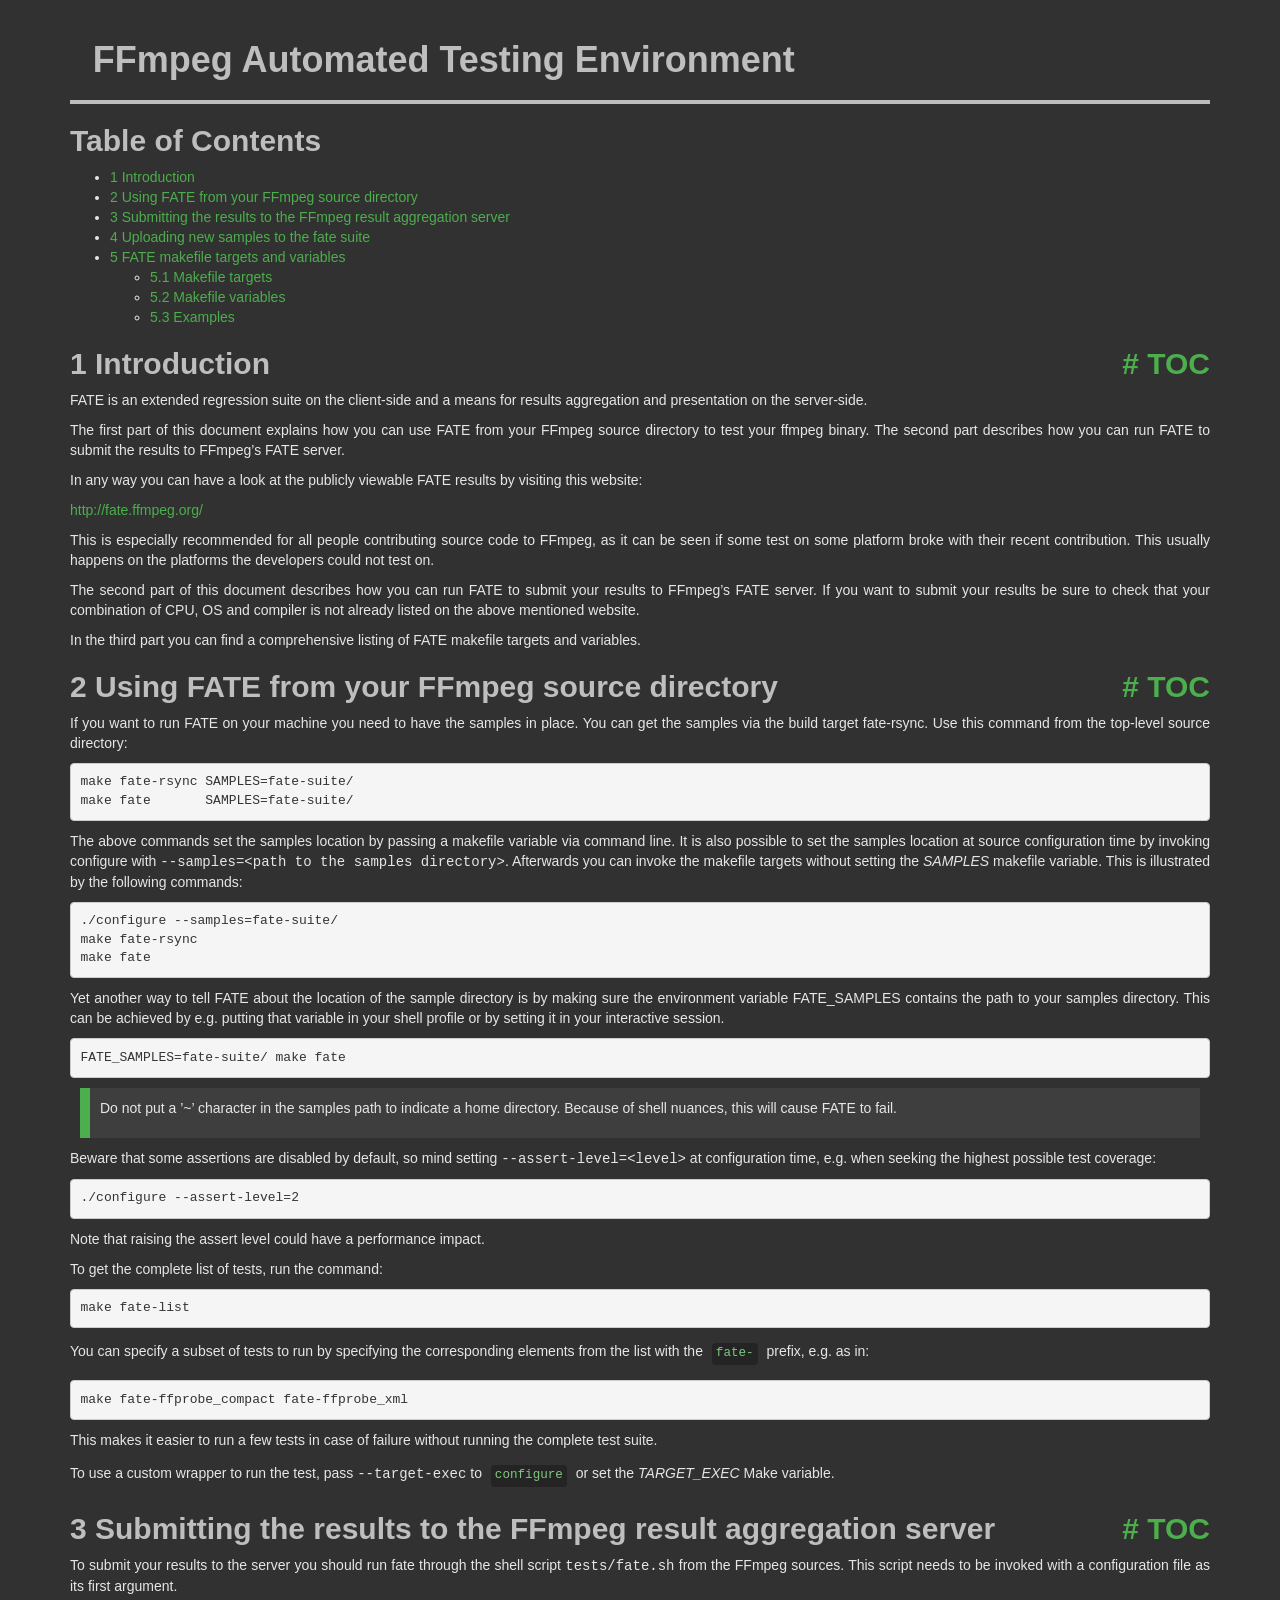
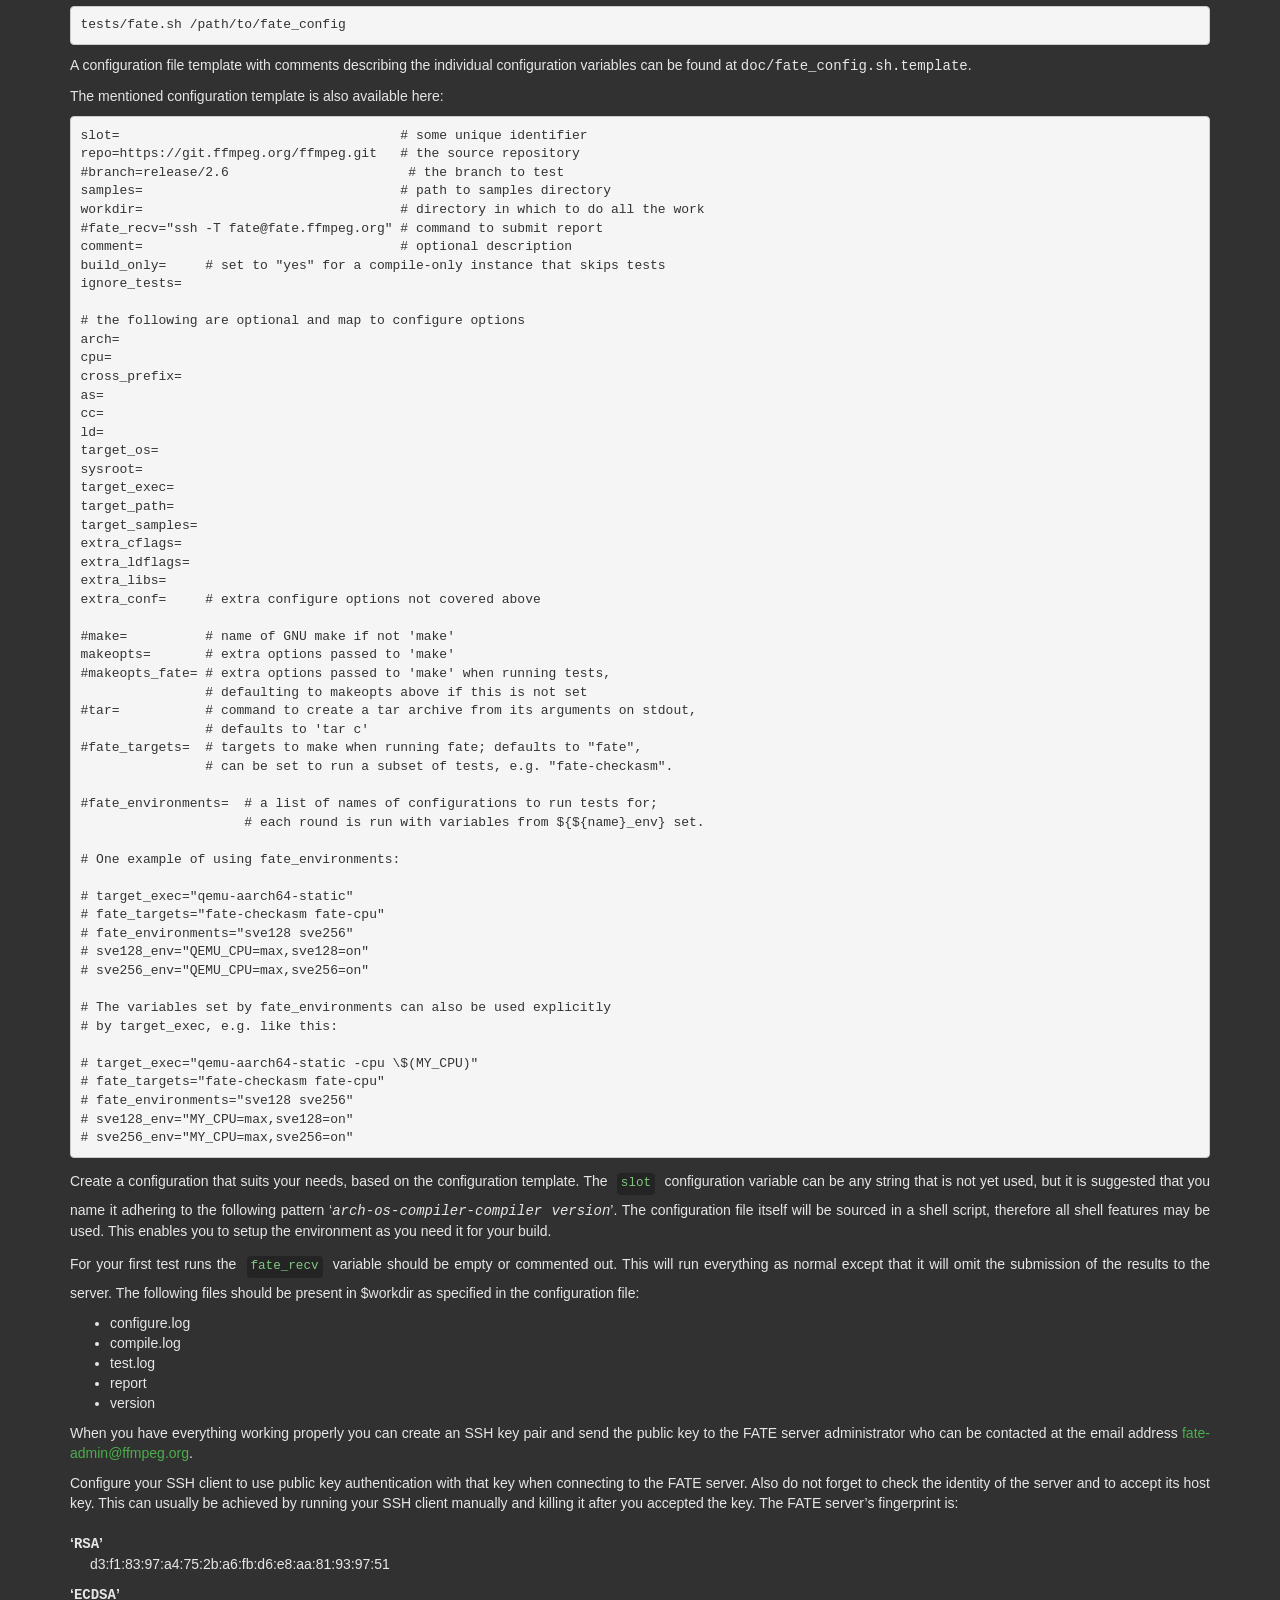
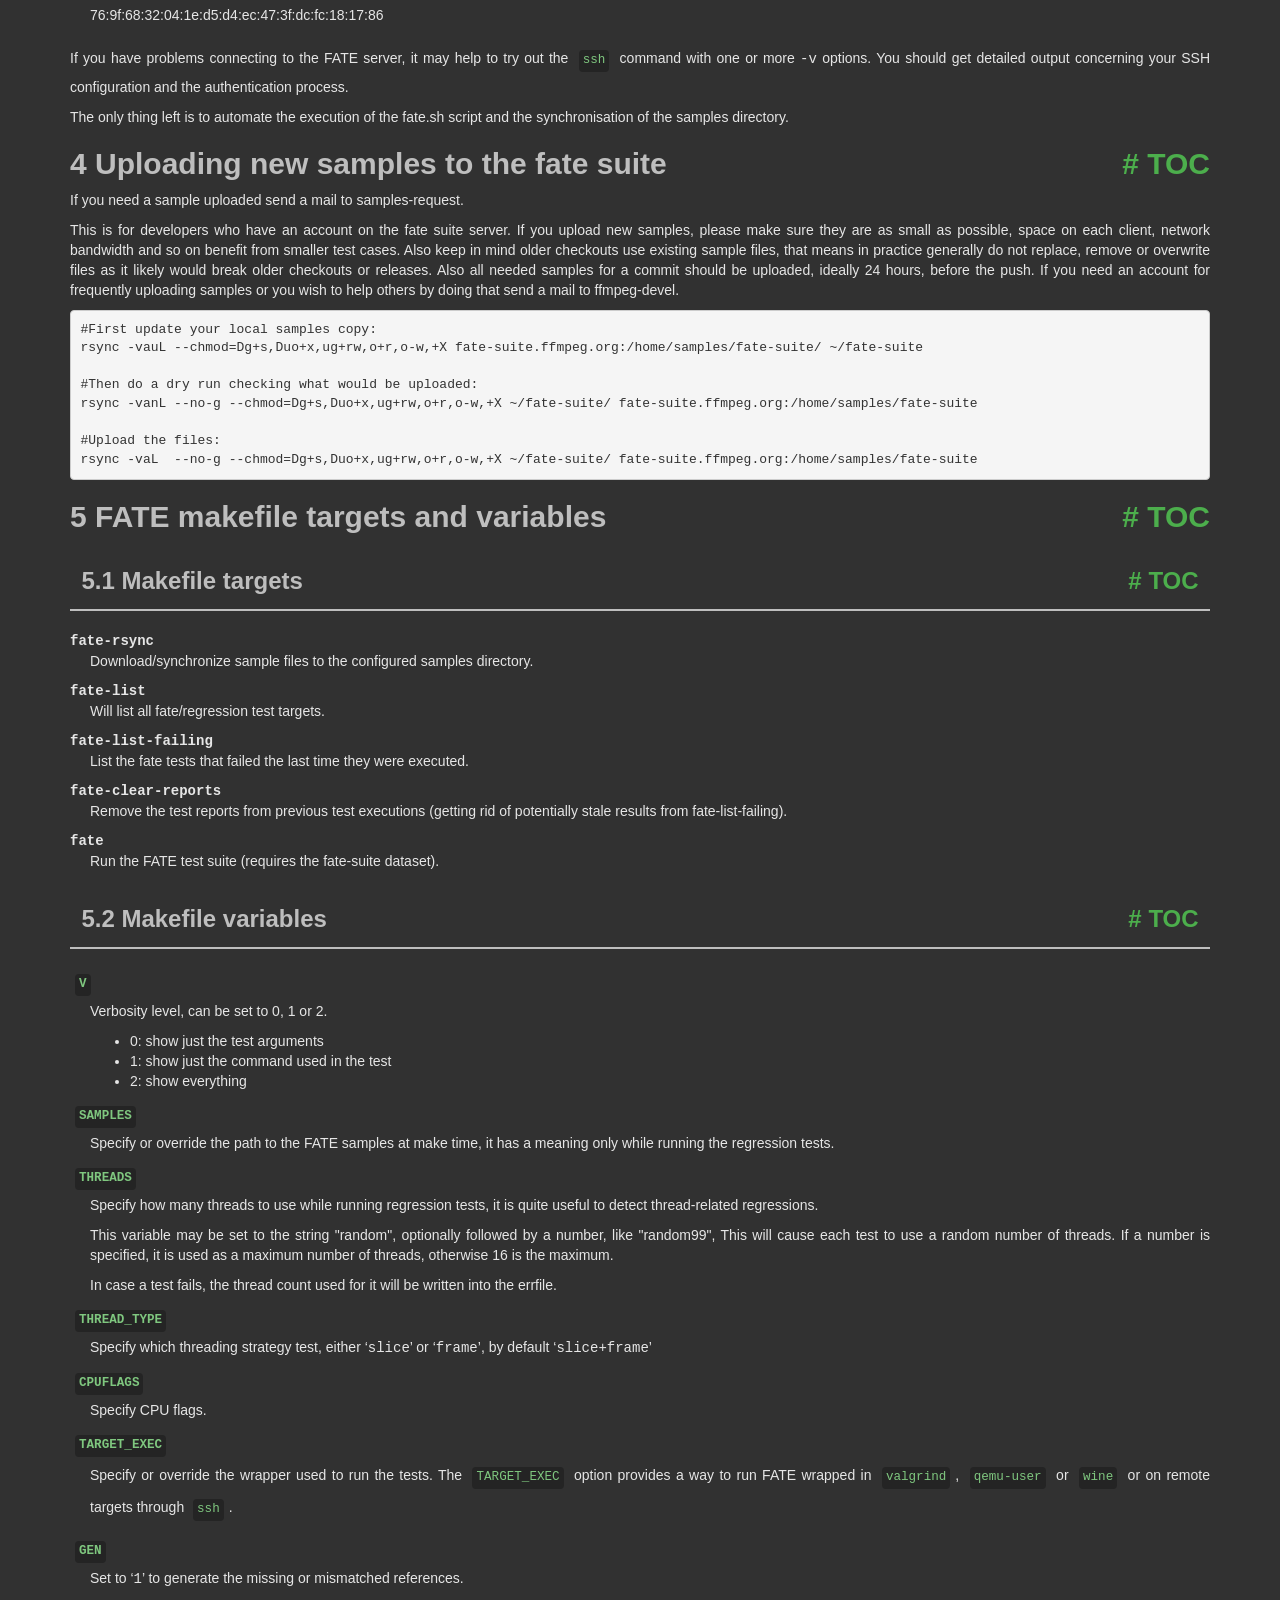
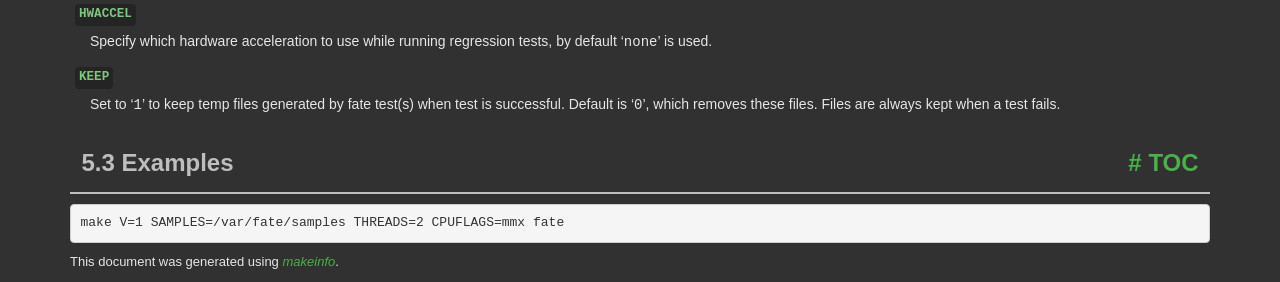
<file: ffmpeg/doc/fate.html>
<!DOCTYPE html PUBLIC "-//W3C//DTD HTML 4.01 Transitional//EN" "http://www.w3.org/TR/html4/loose.dtd">
<html>
<!-- Created by GNU Texinfo 7.2, https://www.gnu.org/software/texinfo/ -->
  <head>
    <meta charset="utf-8">
    <title>
      FFmpeg Automated Testing Environment
    </title>
    <meta name="viewport" content="width=device-width,initial-scale=1.0">
    <link rel="stylesheet" type="text/css" href="bootstrap.min.css">
    <link rel="stylesheet" type="text/css" href="style.min.css">
  </head>
  <body>
    <div class="container">
      <h1>
      FFmpeg Automated Testing Environment
      </h1>


<a name="Top"></a>
<a name="SEC_Top"></a>

<div class="region-contents" id="SEC_Contents">
<h2 class="contents-heading">Table of Contents</h2>

<div class="contents">

<ul class="toc-numbered-mark">
  <li><a id="toc-Introduction" href="#Introduction">1 Introduction</a></li>
  <li><a id="toc-Using-FATE-from-your-FFmpeg-source-directory" href="#Using-FATE-from-your-FFmpeg-source-directory">2 Using FATE from your FFmpeg source directory</a></li>
  <li><a id="toc-Submitting-the-results-to-the-FFmpeg-result-aggregation-server" href="#Submitting-the-results-to-the-FFmpeg-result-aggregation-server">3 Submitting the results to the FFmpeg result aggregation server</a></li>
  <li><a id="toc-Uploading-new-samples-to-the-fate-suite" href="#Uploading-new-samples-to-the-fate-suite">4 Uploading new samples to the fate suite</a></li>
  <li><a id="toc-FATE-makefile-targets-and-variables" href="#FATE-makefile-targets-and-variables">5 FATE makefile targets and variables</a>
  <ul class="toc-numbered-mark">
    <li><a id="toc-Makefile-targets" href="#Makefile-targets">5.1 Makefile targets</a></li>
    <li><a id="toc-Makefile-variables" href="#Makefile-variables">5.2 Makefile variables</a></li>
    <li><a id="toc-Examples" href="#Examples">5.3 Examples</a></li>
  </ul></li>
</ul>
</div>
</div>

<a name="Introduction"></a>
<h2 class="chapter">1 Introduction<span class="pull-right"><a class="anchor hidden-xs" href="#Introduction" aria-hidden="true">#</a> <a class="anchor hidden-xs"href="#toc-Introduction" aria-hidden="true">TOC</a></span></h2>

<p>FATE is an extended regression suite on the client-side and a means
for results aggregation and presentation on the server-side.
</p>
<p>The first part of this document explains how you can use FATE from
your FFmpeg source directory to test your ffmpeg binary. The second
part describes how you can run FATE to submit the results to FFmpeg&rsquo;s
FATE server.
</p>
<p>In any way you can have a look at the publicly viewable FATE results
by visiting this website:
</p>
<p><a class="url" href="http://fate.ffmpeg.org/">http://fate.ffmpeg.org/</a>
</p>
<p>This is especially recommended for all people contributing source
code to FFmpeg, as it can be seen if some test on some platform broke
with their recent contribution. This usually happens on the platforms
the developers could not test on.
</p>
<p>The second part of this document describes how you can run FATE to
submit your results to FFmpeg&rsquo;s FATE server. If you want to submit your
results be sure to check that your combination of CPU, OS and compiler
is not already listed on the above mentioned website.
</p>
<p>In the third part you can find a comprehensive listing of FATE makefile
targets and variables.
</p>

<a name="Using-FATE-from-your-FFmpeg-source-directory"></a>
<h2 class="chapter">2 Using FATE from your FFmpeg source directory<span class="pull-right"><a class="anchor hidden-xs" href="#Using-FATE-from-your-FFmpeg-source-directory" aria-hidden="true">#</a> <a class="anchor hidden-xs"href="#toc-Using-FATE-from-your-FFmpeg-source-directory" aria-hidden="true">TOC</a></span></h2>

<p>If you want to run FATE on your machine you need to have the samples
in place. You can get the samples via the build target fate-rsync.
Use this command from the top-level source directory:
</p>
<div class="example">
<pre class="example-preformatted">make fate-rsync SAMPLES=fate-suite/
make fate       SAMPLES=fate-suite/
</pre></div>

<p>The above commands set the samples location by passing a makefile
variable via command line. It is also possible to set the samples
location at source configuration time by invoking configure with
<samp class="option">--samples=&lt;path to the samples directory&gt;</samp>. Afterwards you can
invoke the makefile targets without setting the <var class="var">SAMPLES</var> makefile
variable. This is illustrated by the following commands:
</p>
<div class="example">
<pre class="example-preformatted">./configure --samples=fate-suite/
make fate-rsync
make fate
</pre></div>

<p>Yet another way to tell FATE about the location of the sample
directory is by making sure the environment variable FATE_SAMPLES
contains the path to your samples directory. This can be achieved
by e.g. putting that variable in your shell profile or by setting
it in your interactive session.
</p>
<div class="example">
<pre class="example-preformatted">FATE_SAMPLES=fate-suite/ make fate
</pre></div>

<div class="info">
<p>Do not put a &rsquo;~&rsquo; character in the samples path to indicate a home
directory. Because of shell nuances, this will cause FATE to fail.
</p></div>
<p>Beware that some assertions are disabled by default, so mind setting
<samp class="option">--assert-level=&lt;level&gt;</samp> at configuration time, e.g. when seeking
the highest possible test coverage:
</p><div class="example">
<pre class="example-preformatted">./configure --assert-level=2
</pre></div>
<p>Note that raising the assert level could have a performance impact.
</p>
<p>To get the complete list of tests, run the command:
</p><div class="example">
<pre class="example-preformatted">make fate-list
</pre></div>

<p>You can specify a subset of tests to run by specifying the
corresponding elements from the list with the <code class="code">fate-</code> prefix,
e.g. as in:
</p><div class="example">
<pre class="example-preformatted">make fate-ffprobe_compact fate-ffprobe_xml
</pre></div>

<p>This makes it easier to run a few tests in case of failure without
running the complete test suite.
</p>
<p>To use a custom wrapper to run the test, pass <samp class="option">--target-exec</samp> to
<code class="command">configure</code> or set the <var class="var">TARGET_EXEC</var> Make variable.
</p>

<a name="Submitting-the-results-to-the-FFmpeg-result-aggregation-server"></a>
<h2 class="chapter">3 Submitting the results to the FFmpeg result aggregation server<span class="pull-right"><a class="anchor hidden-xs" href="#Submitting-the-results-to-the-FFmpeg-result-aggregation-server" aria-hidden="true">#</a> <a class="anchor hidden-xs"href="#toc-Submitting-the-results-to-the-FFmpeg-result-aggregation-server" aria-hidden="true">TOC</a></span></h2>

<p>To submit your results to the server you should run fate through the
shell script <samp class="file">tests/fate.sh</samp> from the FFmpeg sources. This script needs
to be invoked with a configuration file as its first argument.
</p>
<div class="example">
<pre class="example-preformatted">tests/fate.sh /path/to/fate_config
</pre></div>

<p>A configuration file template with comments describing the individual
configuration variables can be found at <samp class="file">doc/fate_config.sh.template</samp>.
</p>
<p>The mentioned configuration template is also available here:
</p><pre class="verbatim">slot=                                    # some unique identifier
repo=https://git.ffmpeg.org/ffmpeg.git   # the source repository
#branch=release/2.6                       # the branch to test
samples=                                 # path to samples directory
workdir=                                 # directory in which to do all the work
#fate_recv=&quot;ssh -T fate@fate.ffmpeg.org&quot; # command to submit report
comment=                                 # optional description
build_only=     # set to &quot;yes&quot; for a compile-only instance that skips tests
ignore_tests=

# the following are optional and map to configure options
arch=
cpu=
cross_prefix=
as=
cc=
ld=
target_os=
sysroot=
target_exec=
target_path=
target_samples=
extra_cflags=
extra_ldflags=
extra_libs=
extra_conf=     # extra configure options not covered above

#make=          # name of GNU make if not 'make'
makeopts=       # extra options passed to 'make'
#makeopts_fate= # extra options passed to 'make' when running tests,
                # defaulting to makeopts above if this is not set
#tar=           # command to create a tar archive from its arguments on stdout,
                # defaults to 'tar c'
#fate_targets=  # targets to make when running fate; defaults to &quot;fate&quot;,
                # can be set to run a subset of tests, e.g. &quot;fate-checkasm&quot;.

#fate_environments=  # a list of names of configurations to run tests for;
                     # each round is run with variables from ${${name}_env} set.

# One example of using fate_environments:

# target_exec=&quot;qemu-aarch64-static&quot;
# fate_targets=&quot;fate-checkasm fate-cpu&quot;
# fate_environments=&quot;sve128 sve256&quot;
# sve128_env=&quot;QEMU_CPU=max,sve128=on&quot;
# sve256_env=&quot;QEMU_CPU=max,sve256=on&quot;

# The variables set by fate_environments can also be used explicitly
# by target_exec, e.g. like this:

# target_exec=&quot;qemu-aarch64-static -cpu \$(MY_CPU)&quot;
# fate_targets=&quot;fate-checkasm fate-cpu&quot;
# fate_environments=&quot;sve128 sve256&quot;
# sve128_env=&quot;MY_CPU=max,sve128=on&quot;
# sve256_env=&quot;MY_CPU=max,sve256=on&quot;
</pre>
<p>Create a configuration that suits your needs, based on the configuration
template. The <code class="env">slot</code> configuration variable can be any string that is not
yet used, but it is suggested that you name it adhering to the following
pattern &lsquo;<samp class="samp"><var class="var">arch</var>-<var class="var">os</var>-<var class="var">compiler</var>-<var class="var">compiler version</var></samp>&rsquo;. The
configuration file itself will be sourced in a shell script, therefore all
shell features may be used. This enables you to setup the environment as you
need it for your build.
</p>
<p>For your first test runs the <code class="env">fate_recv</code> variable should be empty or
commented out. This will run everything as normal except that it will omit
the submission of the results to the server. The following files should be
present in $workdir as specified in the configuration file:
</p>
<ul class="itemize mark-bullet">
<li>configure.log
    </li><li>compile.log
    </li><li>test.log
    </li><li>report
    </li><li>version
</li></ul>

<p>When you have everything working properly you can create an SSH key pair
and send the public key to the FATE server administrator who can be contacted
at the email address <a class="email" href="mailto:fate-admin@ffmpeg.org">fate-admin@ffmpeg.org</a>.
</p>
<p>Configure your SSH client to use public key authentication with that key
when connecting to the FATE server. Also do not forget to check the identity
of the server and to accept its host key. This can usually be achieved by
running your SSH client manually and killing it after you accepted the key.
The FATE server&rsquo;s fingerprint is:
</p>
<dl class="table">
<dt>&lsquo;<samp class="samp">RSA</samp>&rsquo;</dt>
<dd><p>d3:f1:83:97:a4:75:2b:a6:fb:d6:e8:aa:81:93:97:51
</p></dd>
<dt>&lsquo;<samp class="samp">ECDSA</samp>&rsquo;</dt>
<dd><p>76:9f:68:32:04:1e:d5:d4:ec:47:3f:dc:fc:18:17:86
</p></dd>
</dl>

<p>If you have problems connecting to the FATE server, it may help to try out
the <code class="command">ssh</code> command with one or more <samp class="option">-v</samp> options. You should
get detailed output concerning your SSH configuration and the authentication
process.
</p>
<p>The only thing left is to automate the execution of the fate.sh script and
the synchronisation of the samples directory.
</p>
<a name="Uploading-new-samples-to-the-fate-suite"></a>
<h2 class="chapter">4 Uploading new samples to the fate suite<span class="pull-right"><a class="anchor hidden-xs" href="#Uploading-new-samples-to-the-fate-suite" aria-hidden="true">#</a> <a class="anchor hidden-xs"href="#toc-Uploading-new-samples-to-the-fate-suite" aria-hidden="true">TOC</a></span></h2>

<p>If you need a sample uploaded send a mail to samples-request.
</p>
<p>This is for developers who have an account on the fate suite server.
If you upload new samples, please make sure they are as small as possible,
space on each client, network bandwidth and so on benefit from smaller test cases.
Also keep in mind older checkouts use existing sample files, that means in
practice generally do not replace, remove or overwrite files as it likely would
break older checkouts or releases.
Also all needed samples for a commit should be uploaded, ideally 24
hours, before the push.
If you need an account for frequently uploading samples or you wish to help
others by doing that send a mail to ffmpeg-devel.
</p>
<div class="example">
<pre class="example-preformatted">#First update your local samples copy:
rsync -vauL --chmod=Dg+s,Duo+x,ug+rw,o+r,o-w,+X fate-suite.ffmpeg.org:/home/samples/fate-suite/ ~/fate-suite

#Then do a dry run checking what would be uploaded:
rsync -vanL --no-g --chmod=Dg+s,Duo+x,ug+rw,o+r,o-w,+X ~/fate-suite/ fate-suite.ffmpeg.org:/home/samples/fate-suite

#Upload the files:
rsync -vaL  --no-g --chmod=Dg+s,Duo+x,ug+rw,o+r,o-w,+X ~/fate-suite/ fate-suite.ffmpeg.org:/home/samples/fate-suite
</pre></div>


<a name="FATE-makefile-targets-and-variables"></a>
<h2 class="chapter">5 FATE makefile targets and variables<span class="pull-right"><a class="anchor hidden-xs" href="#FATE-makefile-targets-and-variables" aria-hidden="true">#</a> <a class="anchor hidden-xs"href="#toc-FATE-makefile-targets-and-variables" aria-hidden="true">TOC</a></span></h2>

<a name="Makefile-targets"></a>
<h3 class="section">5.1 Makefile targets<span class="pull-right"><a class="anchor hidden-xs" href="#Makefile-targets" aria-hidden="true">#</a> <a class="anchor hidden-xs"href="#toc-Makefile-targets" aria-hidden="true">TOC</a></span></h3>

<dl class="table">
<dt><samp class="option">fate-rsync</samp></dt>
<dd><p>Download/synchronize sample files to the configured samples directory.
</p>
</dd>
<dt><samp class="option">fate-list</samp></dt>
<dd><p>Will list all fate/regression test targets.
</p>
</dd>
<dt><samp class="option">fate-list-failing</samp></dt>
<dd><p>List the fate tests that failed the last time they were executed.
</p>
</dd>
<dt><samp class="option">fate-clear-reports</samp></dt>
<dd><p>Remove the test reports from previous test executions (getting rid of
potentially stale results from fate-list-failing).
</p>
</dd>
<dt><samp class="option">fate</samp></dt>
<dd><p>Run the FATE test suite (requires the fate-suite dataset).
</p></dd>
</dl>

<a name="Makefile-variables"></a>
<h3 class="section">5.2 Makefile variables<span class="pull-right"><a class="anchor hidden-xs" href="#Makefile-variables" aria-hidden="true">#</a> <a class="anchor hidden-xs"href="#toc-Makefile-variables" aria-hidden="true">TOC</a></span></h3>

<dl class="table">
<dt><code class="env">V</code></dt>
<dd><p>Verbosity level, can be set to 0, 1 or 2.
    </p><ul class="itemize mark-bullet">
<li>0: show just the test arguments
        </li><li>1: show just the command used in the test
        </li><li>2: show everything
    </li></ul>

</dd>
<dt><code class="env">SAMPLES</code></dt>
<dd><p>Specify or override the path to the FATE samples at make time, it has a
meaning only while running the regression tests.
</p>
</dd>
<dt><code class="env">THREADS</code></dt>
<dd><p>Specify how many threads to use while running regression tests, it is
quite useful to detect thread-related regressions.
</p>
<p>This variable may be set to the string &quot;random&quot;, optionally followed by a
number, like &quot;random99&quot;, This will cause each test to use a random number of
threads. If a number is specified, it is used as a maximum number of threads,
otherwise 16 is the maximum.
</p>
<p>In case a test fails, the thread count used for it will be written into the
errfile.
</p>
</dd>
<dt><code class="env">THREAD_TYPE</code></dt>
<dd><p>Specify which threading strategy test, either &lsquo;<samp class="samp">slice</samp>&rsquo; or &lsquo;<samp class="samp">frame</samp>&rsquo;,
by default &lsquo;<samp class="samp">slice+frame</samp>&rsquo;
</p>
</dd>
<dt><code class="env">CPUFLAGS</code></dt>
<dd><p>Specify CPU flags.
</p>
</dd>
<dt><code class="env">TARGET_EXEC</code></dt>
<dd><p>Specify or override the wrapper used to run the tests.
The <code class="env">TARGET_EXEC</code> option provides a way to run FATE wrapped in
<code class="command">valgrind</code>, <code class="command">qemu-user</code> or <code class="command">wine</code> or on remote targets
through <code class="command">ssh</code>.
</p>
</dd>
<dt><code class="env">GEN</code></dt>
<dd><p>Set to &lsquo;<samp class="samp">1</samp>&rsquo; to generate the missing or mismatched references.
</p>
</dd>
<dt><code class="env">HWACCEL</code></dt>
<dd><p>Specify which hardware acceleration to use while running regression tests,
by default &lsquo;<samp class="samp">none</samp>&rsquo; is used.
</p>
</dd>
<dt><code class="env">KEEP</code></dt>
<dd><p>Set to &lsquo;<samp class="samp">1</samp>&rsquo; to keep temp files generated by fate test(s) when test is successful.
Default is &lsquo;<samp class="samp">0</samp>&rsquo;, which removes these files. Files are always kept when a test
fails.
</p>
</dd>
</dl>

<a name="Examples"></a>
<h3 class="section">5.3 Examples<span class="pull-right"><a class="anchor hidden-xs" href="#Examples" aria-hidden="true">#</a> <a class="anchor hidden-xs"href="#toc-Examples" aria-hidden="true">TOC</a></span></h3>

<div class="example">
<pre class="example-preformatted">make V=1 SAMPLES=/var/fate/samples THREADS=2 CPUFLAGS=mmx fate
</pre></div>
      <p style="font-size: small;">
        This document was generated using <a class="uref" href="https://www.gnu.org/software/texinfo/"><em class="emph">makeinfo</em></a>.
      </p>
    </div>
  </body>
</html>
</file>
<file: ffmpeg/doc/style.min.css>
/*!
The MIT License (MIT)

Copyright (c) 2014 Barbara Lepage <db0company@gmail.com>

Permission is hereby granted, free of charge, to any person obtaining a copy
of this software and associated documentation files (the "Software"), to deal
in the Software without restriction, including without limitation the rights
to use, copy, modify, merge, publish, distribute, sublicense, and/or sell
copies of the Software, and to permit persons to whom the Software is
furnished to do so, subject to the following conditions:

The above copyright notice and this permission notice shall be included in all
copies or substantial portions of the Software.

THE SOFTWARE IS PROVIDED "AS IS", WITHOUT WARRANTY OF ANY KIND, EXPRESS OR
IMPLIED, INCLUDING BUT NOT LIMITED TO THE WARRANTIES OF MERCHANTABILITY,
FITNESS FOR A PARTICULAR PURPOSE AND NONINFRINGEMENT. IN NO EVENT SHALL THE
AUTHORS OR COPYRIGHT HOLDERS BE LIABLE FOR ANY CLAIM, DAMAGES OR OTHER
LIABILITY, WHETHER IN AN ACTION OF CONTRACT, TORT OR OTHERWISE, ARISING FROM,
OUT OF OR IN CONNECTION WITH THE SOFTWARE OR THE USE OR OTHER DEALINGS IN THE
SOFTWARE.
 */body{background-color:#313131;color:#e6e6e6;text-align:justify}body, h1, h2, h3, h4, h5, h6{font-family:"Lucida Grande","Lucida Sans Unicode","Lucida Sans","Helvetica Neue",Helvetica,Verdana,Tahoma,sans-serif}a{color:#4cae4c}a strong{color:#e6e6e6}a:hover{color:#7fc77f}a:hover strong{color:#4cae4c}main{width:100% ! important;min-height:600px;margin:auto}h1, h2, h3, h4{font-weight:bold;text-align:left}h1, h2, h3{color:#bebebe}h1 strong, h2 strong, h3 strong{color:#e6e6e6}h4, h5, h6{color:#3c8b3c}h1{border-bottom:4px #bebebe solid;padding:20px 2%}h3{border-bottom:2px #bebebe solid;padding:15px 1%}h4{border-bottom:1px solid #e6e6e6;padding:10px 0;margin:20px 0;color:#e6e6e6}.list-group .list-group-item{background-color:#3e3e3e;border-color:black}.list-group.list-group-big .list-group-item{padding:25px}.list-group a.list-group-item{color:#7fc77f}.list-group a.list-group-item:hover{background-color:#313131;color:#4cae4c}.well{background-color:#242424;border-color:black;color:#bebebe}.well strong{color:#e6e6e6}.well code{background-color:#313131}.well hr{border-color:#3c8b3c}.well h3{margin:5px 0 15px 0;border:0;padding:0}.well a{color:#4cae4c}.well a.btn{color:white}.well small{display:block;padding:0 10px;font-style:italic}.well.example{padding-top:40px;margin-bottom:130px}.well.example pre{margin:50px;margin-bottom:30px;font-size:1.5em}.well.example .btn{margin-right:50px;margin-bottom:20px}.well.well-with-icon{min-height:136px}.well.well-with-icon .pull-right,.well.well-with-icon .pull-left{background-color:#4cae4c;color:#e6e6e6;padding:10px;border-radius:5px;margin:5px}.well.well-with-icon .pull-right{margin-left:20px}.well.well-with-icon .pull-left{margin-right:20px}a.well{display:block}a.well:hover{text-decoration:none;opacity:0.8}.info, .warning{margin:10px;padding:10px;background-color:#3e3e3e;color:#e6e6e6}.info code, .warning code{background-color:#313131}.info{border-left:10px #4cae4c solid}.warning{border-left:10px #ae4c4c solid}.with-icon{padding:30px}.with-icon .pull-left{padding-right:30px}.with-icon .pull-right{padding-left:30px}dd{margin-left:20px}code{background-color:#242424;color:#7fc77f;display:inline-block;margin:5px}.table{margin:20px 0;border-radius:4px}.table th,.table td,.table tr{border:1px solid #171717}.table tr th{background-color:#3e3e3e;border-bottom:2px solid #e6e6e6}.table tr:nth-child(odd){background-color:#242424}#sidebar-wrapper, .navbar{background-color:#171717;overflow-x:hidden}#sidebar-wrapper .sidebar-brand img,#sidebar-wrapper .navbar-brand img, .navbar .sidebar-brand img, .navbar .navbar-brand img{opacity:0.6;margin-right:8px}#sidebar-wrapper .sidebar-brand:hover,#sidebar-wrapper .navbar-brand:hover, .navbar .sidebar-brand:hover, .navbar .navbar-brand:hover{color:#fff}#sidebar-wrapper .sidebar-brand:hover img,#sidebar-wrapper .navbar-brand:hover img, .navbar .sidebar-brand:hover img, .navbar .navbar-brand:hover img{opacity:1}#sidebar-wrapper .sidebar-nav li ul, .navbar .sidebar-nav li ul{list-style-type:none;padding:0}#sidebar-wrapper .sidebar-nav li ul li, .navbar .sidebar-nav li ul li{line-height:20px}#sidebar-wrapper .sidebar-nav li ul li a, .navbar .sidebar-nav li ul li a{padding-left:20px}.content-header{height:auto;background-color:#242424}.content-header h1{color:#e6e6e6;display:block;margin:0;margin-bottom:20px;line-height:normal;border-bottom:none}#download h4, #index h4{margin-top:180px}#download h4.first, #index h4.first{margin-top:20px}#download h4.first small, #index h4.first small{color:inherit;font-size:1em}#download .btn-download-wrapper, #index .btn-download-wrapper{text-align:center;margin:160px auto}#download .btn-download-wrapper .btn, #index .btn-download-wrapper .btn{font-size:3em;padding:3%;display:inline-block;margin-bottom:5px}#download .btn-download-wrapper small, #index .btn-download-wrapper small{display:block;font-size:0.4em}#download h2.description, #index h2.description{color:#e6e6e6;font-size:2em;font-weight:bold;margin:120px 50px;line-height:2em}#download h2.description .label, #index h2.description .label{font-size:0.5em}#download .btn-download-wrapper{margin:40px auto}#download .os-selector{text-align:center;color:#e6e6e6;margin:30px 0}#download .os-selector a.btn-build{color:#e6e6e6;display:block;padding:20px;border-radius:2px}#download .os-selector .btn-build[href="#build-linux"]{background-color:#e43}#download .os-selector .btn-build[href="#build-linux"]:hover{color:#e43;background-color:#e6e6e6}#download .os-selector .btn-build[href="#build-windows"]{background-color:#06a}#download .os-selector .btn-build[href="#build-windows"]:hover{color:#06a;background-color:#e6e6e6}#download .os-selector .btn-build[href="#build-mac"]{background-color:darkgrey}#download .os-selector .btn-build[href="#build-mac"]:hover{color:darkgrey;background-color:#e6e6e6}#download .os-selector .tab-content{margin-top:20px}#download .os-selector #build-linux h3{color:#e43}#download .os-selector #build-windows h3{color:#06a}#download .os-selector #build-mac h3{color:darkgrey}footer{background-color:#242424;border-top:1px #101010 solid;padding:20px 0%}footer a{display:block}footer img[alt="FFmpeg"]{width:50%;display:block;margin:auto}.example.user-good pre{color:#bfbfbf;border:1px solid #357735;border-left:10px solid #357735;background-color:#242424}.example.user-bad pre{color:#bfbfbf;border:1px solid #ae4c4c;border-left:10px solid #ae4c4c;background-color:#242424}
</file>
